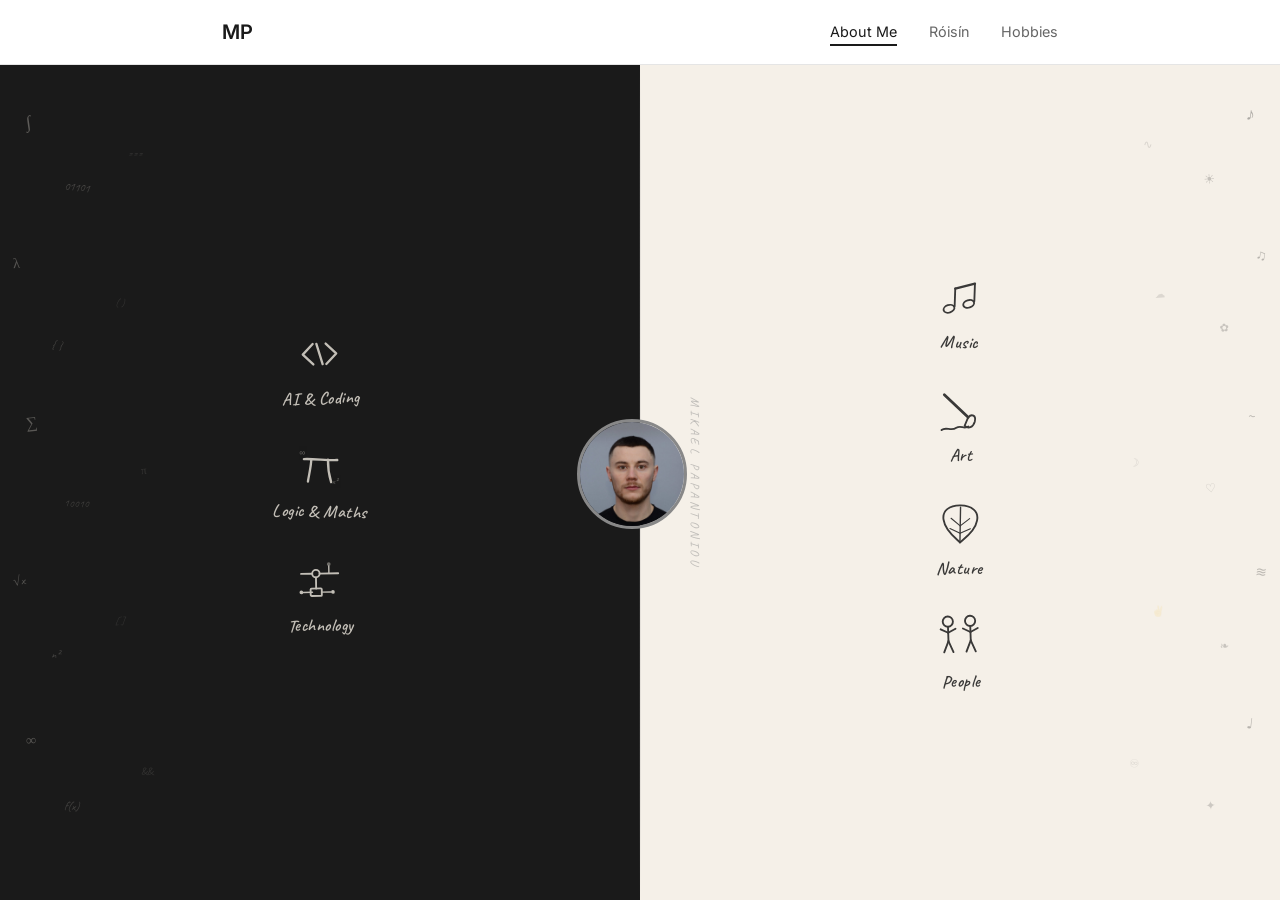
<file: index.html>
<!DOCTYPE html>
<html lang="en">
<head>
    <meta charset="UTF-8">
    <meta name="viewport" content="width=device-width, initial-scale=1.0">
    <title>Mikael Papantoniou</title>
    <link rel="stylesheet" href="css/style.css">
    <link rel="preconnect" href="https://fonts.googleapis.com">
    <link rel="preconnect" href="https://fonts.gstatic.com" crossorigin>
    <link href="https://fonts.googleapis.com/css2?family=Caveat:wght@400;600;700&family=Inter:wght@300;400;500;600&display=swap" rel="stylesheet">
</head>
<body>
    <nav id="navbar">
        <div class="nav-inner">
            <a href="#" class="nav-logo">MP</a>
            <div class="nav-links">
                <a href="#" class="nav-link active" data-tab="about">About Me</a>
                <a href="#" class="nav-link" data-tab="roisin">Róisín</a>
                <a href="#" class="nav-link" data-tab="hobbies">Hobbies</a>
            </div>
        </div>
    </nav>

    <!-- ABOUT ME TAB -->
    <section id="tab-about" class="tab-content active">
        <div class="duality-container">

            <!-- LEFT: Dark / Logic side -->
            <div class="duality-half duality-dark">
                <!-- scattered bg icons — dense at left edge, fading toward centre -->
                <div class="edge-scatter edge-left" aria-hidden="true">
                    <span class="es" style="top:6%;left:2%;font-size:1.1rem;opacity:.35;--er:-8deg">∫</span>
                    <span class="es" style="top:14%;left:5%;font-size:.75rem;opacity:.22;--er:5deg">01101</span>
                    <span class="es" style="top:23%;left:1%;font-size:.9rem;opacity:.3;--er:-4deg">λ</span>
                    <span class="es" style="top:33%;left:4%;font-size:.7rem;opacity:.2;--er:7deg">{ }</span>
                    <span class="es" style="top:42%;left:2%;font-size:1rem;opacity:.32;--er:-6deg">∑</span>
                    <span class="es" style="top:52%;left:5%;font-size:.65rem;opacity:.18;--er:3deg">10010</span>
                    <span class="es" style="top:61%;left:1%;font-size:.85rem;opacity:.28;--er:-9deg">√x</span>
                    <span class="es" style="top:70%;left:4%;font-size:.7rem;opacity:.22;--er:5deg">n²</span>
                    <span class="es" style="top:80%;left:2%;font-size:.9rem;opacity:.3;--er:-4deg">∞</span>
                    <span class="es" style="top:88%;left:5%;font-size:.75rem;opacity:.2;--er:6deg">f(x)</span>
                    <span class="es" style="top:10%;left:10%;font-size:.7rem;opacity:.14;--er:-3deg">===</span>
                    <span class="es" style="top:28%;left:9%;font-size:.65rem;opacity:.12;--er:4deg">( )</span>
                    <span class="es" style="top:48%;left:11%;font-size:.7rem;opacity:.13;--er:-5deg">π</span>
                    <span class="es" style="top:66%;left:9%;font-size:.65rem;opacity:.11;--er:3deg">[ ]</span>
                    <span class="es" style="top:84%;left:11%;font-size:.7rem;opacity:.12;--er:-4deg">&&</span>
                </div>
                <div class="duality-items">

                    <div class="duality-item" style="--r: -2deg">
                        <!-- < / > code brackets -->
                        <svg class="sketch-icon" viewBox="0 0 56 56" fill="none" xmlns="http://www.w3.org/2000/svg">
                            <path d="M21 17 L10 28 L21 39" stroke="currentColor" stroke-width="2.5" stroke-linecap="round" stroke-linejoin="round"/>
                            <line x1="31" y1="39" x2="25" y2="17" stroke="currentColor" stroke-width="2.5" stroke-linecap="round"/>
                            <path d="M35 17 L46 28 L35 39" stroke="currentColor" stroke-width="2.5" stroke-linecap="round" stroke-linejoin="round"/>
                        </svg>
                        <span>AI &amp; Coding</span>
                    </div>

                    <div class="duality-item" style="--r: 1.5deg">
                        <!-- π symbol with floating math -->
                        <svg class="sketch-icon" viewBox="0 0 56 56" fill="none" xmlns="http://www.w3.org/2000/svg">
                            <path d="M10 20 C17 19 39 21 46 20" stroke="currentColor" stroke-width="2.5" stroke-linecap="round"/>
                            <path d="M18 20 C18 28 16 36 15 44" stroke="currentColor" stroke-width="2.5" stroke-linecap="round"/>
                            <path d="M36 20 C36 30 38 38 40 44" stroke="currentColor" stroke-width="2.5" stroke-linecap="round"/>
                            <text x="5" y="16" font-size="9" fill="currentColor" opacity="0.45" font-family="Caveat,sans-serif">∞</text>
                            <text x="41" y="46" font-size="9" fill="currentColor" opacity="0.45" font-family="Caveat,sans-serif">x²</text>
                        </svg>
                        <span>Logic &amp; Maths</span>
                    </div>

                    <div class="duality-item" style="--r: -1deg">
                        <!-- circuit node -->
                        <svg class="sketch-icon" viewBox="0 0 56 56" fill="none" xmlns="http://www.w3.org/2000/svg">
                            <line x1="8" y1="20" x2="20" y2="20" stroke="currentColor" stroke-width="2" stroke-linecap="round"/>
                            <circle cx="24" cy="20" r="4" stroke="currentColor" stroke-width="2"/>
                            <line x1="28" y1="20" x2="48" y2="20" stroke="currentColor" stroke-width="2" stroke-linecap="round"/>
                            <line x1="24" y1="24" x2="24" y2="36" stroke="currentColor" stroke-width="2" stroke-linecap="round"/>
                            <rect x="18" y="36" width="12" height="8" rx="1" stroke="currentColor" stroke-width="2"/>
                            <line x1="20" y1="40" x2="10" y2="40" stroke="currentColor" stroke-width="1.5" stroke-linecap="round"/>
                            <circle cx="8" cy="40" r="2" fill="currentColor"/>
                            <line x1="30" y1="40" x2="40" y2="40" stroke="currentColor" stroke-width="1.5" stroke-linecap="round"/>
                            <circle cx="42" cy="40" r="2" fill="currentColor"/>
                            <line x1="38" y1="20" x2="38" y2="12" stroke="currentColor" stroke-width="1.5" stroke-linecap="round"/>
                            <circle cx="38" cy="10" r="2" fill="currentColor" opacity="0.5"/>
                        </svg>
                        <span>Technology</span>
                    </div>

                </div>
            </div>

            <!-- CENTER DIVIDER: photo circle sits on the split, name below -->
            <div class="duality-divider">
                <div class="divider-line"></div>
                <div class="divider-photo">
                    <img src="assets/images/mikael.jpg" alt="Mikael Papantoniou" id="profile-photo" onerror="this.style.display='none'">
                    <div class="photo-placeholder" id="photo-placeholder-mikael">MP</div>
                </div>
                <span class="divider-name">Mikael Papantoniou</span>
            </div>

            <!-- RIGHT: Light / Creative side -->
            <div class="duality-half duality-light">
                <!-- scattered bg icons — dense at right edge, fading toward centre -->
                <div class="edge-scatter edge-right" aria-hidden="true">
                    <span class="es" style="top:5%;right:2%;font-size:1.1rem;opacity:.32;--er:7deg">♪</span>
                    <span class="es" style="top:13%;right:5%;font-size:.8rem;opacity:.22;--er:-5deg">☀</span>
                    <span class="es" style="top:22%;right:1%;font-size:.9rem;opacity:.28;--er:9deg">♫</span>
                    <span class="es" style="top:31%;right:4%;font-size:.7rem;opacity:.2;--er:-6deg">✿</span>
                    <span class="es" style="top:41%;right:2%;font-size:1rem;opacity:.3;--er:4deg">~</span>
                    <span class="es" style="top:50%;right:5%;font-size:.75rem;opacity:.18;--er:-8deg">♡</span>
                    <span class="es" style="top:60%;right:1%;font-size:.85rem;opacity:.26;--er:6deg">≋</span>
                    <span class="es" style="top:69%;right:4%;font-size:.7rem;opacity:.2;--er:-4deg">❧</span>
                    <span class="es" style="top:78%;right:2%;font-size:.9rem;opacity:.28;--er:7deg">♩</span>
                    <span class="es" style="top:88%;right:5%;font-size:.75rem;opacity:.18;--er:-5deg">✦</span>
                    <span class="es" style="top:9%;right:10%;font-size:.7rem;opacity:.13;--er:3deg">∿</span>
                    <span class="es" style="top:27%;right:9%;font-size:.65rem;opacity:.11;--er:-4deg">☁</span>
                    <span class="es" style="top:47%;right:11%;font-size:.7rem;opacity:.12;--er:5deg">☽</span>
                    <span class="es" style="top:65%;right:9%;font-size:.65rem;opacity:.1;--er:-3deg">✌</span>
                    <span class="es" style="top:83%;right:11%;font-size:.7rem;opacity:.12;--er:4deg">♾</span>
                </div>
                <div class="duality-items">

                    <div class="duality-item" style="--r: 2deg">
                        <!-- beamed music notes -->
                        <svg class="sketch-icon" viewBox="0 0 56 56" fill="none" xmlns="http://www.w3.org/2000/svg">
                            <ellipse cx="16" cy="40" rx="6" ry="4" transform="rotate(-20 16 40)" stroke="currentColor" stroke-width="2"/>
                            <line x1="22" y1="37" x2="22" y2="18" stroke="currentColor" stroke-width="2" stroke-linecap="round"/>
                            <ellipse cx="37" cy="34" rx="6" ry="4" transform="rotate(-20 37 34)" stroke="currentColor" stroke-width="2"/>
                            <line x1="43" y1="31" x2="43" y2="12" stroke="currentColor" stroke-width="2" stroke-linecap="round"/>
                            <line x1="22" y1="18" x2="43" y2="12" stroke="currentColor" stroke-width="2.5" stroke-linecap="round"/>
                        </svg>
                        <span>Music</span>
                    </div>

                    <div class="duality-item" style="--r: -1.5deg">
                        <!-- paintbrush with a loose stroke below it -->
                        <svg class="sketch-icon" viewBox="0 0 56 56" fill="none" xmlns="http://www.w3.org/2000/svg">
                            <line x1="12" y1="10" x2="37" y2="35" stroke="currentColor" stroke-width="3" stroke-linecap="round"/>
                            <path d="M37 35 C41 31 46 33 44 40 C42 46 37 48 33 44 Z" stroke="currentColor" stroke-width="2" stroke-linecap="round" stroke-linejoin="round"/>
                            <path d="M8 48 C13 44 18 50 24 46 C29 43 32 48 37 45" stroke="currentColor" stroke-width="2" stroke-linecap="round"/>
                        </svg>
                        <span>Art</span>
                    </div>

                    <div class="duality-item" style="--r: 1deg">
                        <!-- leaf with veins -->
                        <svg class="sketch-icon" viewBox="0 0 56 56" fill="none" xmlns="http://www.w3.org/2000/svg">
                            <path d="M28 48 C27 46 12 37 10 24 C8 14 16 8 28 8 C40 8 48 14 46 24 C44 37 29 46 28 48 Z" stroke="currentColor" stroke-width="2" stroke-linecap="round" stroke-linejoin="round"/>
                            <line x1="28" y1="48" x2="28" y2="10" stroke="currentColor" stroke-width="1.5" stroke-linecap="round"/>
                            <line x1="28" y1="30" x2="18" y2="22" stroke="currentColor" stroke-width="1.2" stroke-linecap="round"/>
                            <line x1="28" y1="30" x2="38" y2="22" stroke="currentColor" stroke-width="1.2" stroke-linecap="round"/>
                            <line x1="28" y1="38" x2="17" y2="33" stroke="currentColor" stroke-width="1.2" stroke-linecap="round"/>
                            <line x1="28" y1="38" x2="39" y2="33" stroke="currentColor" stroke-width="1.2" stroke-linecap="round"/>
                        </svg>
                        <span>Nature</span>
                    </div>

                    <div class="duality-item" style="--r: -2deg">
                        <!-- two stick figures -->
                        <svg class="sketch-icon" viewBox="0 0 56 56" fill="none" xmlns="http://www.w3.org/2000/svg">
                            <circle cx="16" cy="11" r="5.5" stroke="currentColor" stroke-width="2"/>
                            <line x1="16" y1="17" x2="16" y2="32" stroke="currentColor" stroke-width="2" stroke-linecap="round"/>
                            <line x1="16" y1="23" x2="8" y2="19" stroke="currentColor" stroke-width="2" stroke-linecap="round"/>
                            <line x1="16" y1="23" x2="24" y2="19" stroke="currentColor" stroke-width="2" stroke-linecap="round"/>
                            <line x1="16" y1="32" x2="11" y2="44" stroke="currentColor" stroke-width="2" stroke-linecap="round"/>
                            <line x1="16" y1="32" x2="21" y2="44" stroke="currentColor" stroke-width="2" stroke-linecap="round"/>
                            <circle cx="40" cy="11" r="5.5" stroke="currentColor" stroke-width="2"/>
                            <line x1="40" y1="17" x2="40" y2="32" stroke="currentColor" stroke-width="2" stroke-linecap="round"/>
                            <line x1="40" y1="23" x2="32" y2="19" stroke="currentColor" stroke-width="2" stroke-linecap="round"/>
                            <line x1="40" y1="23" x2="48" y2="19" stroke="currentColor" stroke-width="2" stroke-linecap="round"/>
                            <line x1="40" y1="32" x2="35" y2="44" stroke="currentColor" stroke-width="2" stroke-linecap="round"/>
                            <line x1="40" y1="32" x2="45" y2="44" stroke="currentColor" stroke-width="2" stroke-linecap="round"/>
                        </svg>
                        <span>People</span>
                    </div>

                </div>
            </div>

        </div>
    </section>

    <!-- RÓISÍN TAB -->
    <section id="tab-roisin" class="tab-content">
        <div class="roisin-container">
            <!-- Phase 1: Clean intro with couple photo -->
            <div class="roisin-intro" id="roisin-intro">
                <div class="couple-photo">
                    <img src="assets/images/couple.jpg" alt="Mikael and Róisín" id="couple-photo">
                    <div class="photo-placeholder" id="photo-placeholder-couple">Photo coming soon</div>
                </div>
                <h2>Róisín & Me</h2>
                <p class="roisin-subtitle">Click below to see something special.</p>
                <button id="start-animation" class="start-btn">Play</button>
            </div>

            <!-- Phase 2: Animation canvas -->
            <div class="animation-wrapper" id="animation-wrapper">
                <canvas id="moon-canvas"></canvas>
                <div class="reveal-text" id="reveal-text">
                    I love you to the moon and back
                </div>
            </div>
        </div>
    </section>

    <!-- HOBBIES TAB -->
    <section id="tab-hobbies" class="tab-content">
        <div class="hobbies-container">

            <!-- Seb greeting -->
            <div class="seb-greeting">
                <h2 class="hello-seb">hello seb</h2>
                <p class="slapping-cheeks">slapping cheeks</p>
            </div>

            <!-- Monkey cheek-slap illustration -->
            <div class="monkey-wrap">
                <svg class="monkey-svg" viewBox="0 0 220 200" fill="none" xmlns="http://www.w3.org/2000/svg">
                    <!-- colourful background ring -->
                    <circle cx="110" cy="105" r="88" fill="none" stroke="url(#rainbow)" stroke-width="6" opacity="0.5"/>
                    <defs>
                        <linearGradient id="rainbow" x1="0" y1="0" x2="1" y2="1">
                            <stop offset="0%" stop-color="#FF6B6B"/>
                            <stop offset="25%" stop-color="#FFD93D"/>
                            <stop offset="50%" stop-color="#6BCB77"/>
                            <stop offset="75%" stop-color="#4D96FF"/>
                            <stop offset="100%" stop-color="#C77DFF"/>
                        </linearGradient>
                    </defs>

                    <!-- sparkles -->
                    <text x="14" y="38" font-size="16" font-family="sans-serif">✨</text>
                    <text x="178" y="30" font-size="14" font-family="sans-serif">⭐</text>
                    <text x="6"  y="150" font-size="13" font-family="sans-serif">🌈</text>
                    <text x="185" y="158" font-size="14" font-family="sans-serif">💫</text>

                    <!-- ears -->
                    <circle cx="48"  cy="110" r="26" fill="#C0703A"/>
                    <circle cx="172" cy="110" r="26" fill="#C0703A"/>
                    <circle cx="48"  cy="110" r="17" fill="#F5A871"/>
                    <circle cx="172" cy="110" r="17" fill="#F5A871"/>

                    <!-- face -->
                    <circle cx="110" cy="105" r="66" fill="#D4884A"/>
                    <!-- muzzle -->
                    <ellipse cx="110" cy="126" rx="36" ry="28" fill="#F5C495"/>

                    <!-- eyebrows (raised — shocked) -->
                    <path d="M72 74 Q82 66 92 72" stroke="#5C3110" stroke-width="3" stroke-linecap="round"/>
                    <path d="M128 72 Q138 66 148 74" stroke="#5C3110" stroke-width="3" stroke-linecap="round"/>

                    <!-- eyes -->
                    <circle cx="82"  cy="91" r="14" fill="white"/>
                    <circle cx="138" cy="91" r="14" fill="white"/>
                    <circle cx="86"  cy="93" r="8"  fill="#1A1A1A"/>
                    <circle cx="142" cy="93" r="8"  fill="#1A1A1A"/>
                    <circle cx="88"  cy="90" r="3"  fill="white"/>
                    <circle cx="144" cy="90" r="3"  fill="white"/>

                    <!-- nose -->
                    <ellipse cx="110" cy="114" rx="7" ry="5" fill="#5C3110" opacity="0.8"/>

                    <!-- mouth — big O -->
                    <ellipse cx="110" cy="130" rx="16" ry="13" fill="#8B2020"/>
                    <ellipse cx="110" cy="130" rx="11" ry="9"  fill="#C24747"/>
                    <rect x="103" y="123" width="7" height="5" rx="1" fill="white"/>
                    <rect x="110" y="123" width="7" height="5" rx="1" fill="white"/>

                    <!-- pink blush cheeks -->
                    <ellipse cx="70"  cy="108" rx="15" ry="10" fill="#FFB3B3" opacity="0.55"/>
                    <ellipse cx="150" cy="108" rx="15" ry="10" fill="#FFB3B3" opacity="0.55"/>

                    <!-- LEFT hand pressed on cheek (animated pat) -->
                    <g class="monkey-left-hand">
                        <ellipse cx="42" cy="106" rx="22" ry="17" fill="#D4884A" transform="rotate(15 42 106)"/>
                        <ellipse cx="25" cy="93"  rx="7" ry="12" fill="#D4884A" transform="rotate(-10 25 93)"/>
                        <ellipse cx="35" cy="86"  rx="7" ry="13" fill="#D4884A" transform="rotate(-4 35 86)"/>
                        <ellipse cx="47" cy="84"  rx="7" ry="13" fill="#D4884A" transform="rotate(4 47 84)"/>
                        <ellipse cx="58" cy="87"  rx="6" ry="12" fill="#D4884A" transform="rotate(10 58 87)"/>
                    </g>

                    <!-- RIGHT hand pressed on cheek (animated pat) -->
                    <g class="monkey-right-hand">
                        <ellipse cx="178" cy="106" rx="22" ry="17" fill="#D4884A" transform="rotate(-15 178 106)"/>
                        <ellipse cx="195" cy="93"  rx="7" ry="12" fill="#D4884A" transform="rotate(10 195 93)"/>
                        <ellipse cx="185" cy="86"  rx="7" ry="13" fill="#D4884A" transform="rotate(4 185 86)"/>
                        <ellipse cx="173" cy="84"  rx="7" ry="13" fill="#D4884A" transform="rotate(-4 173 84)"/>
                        <ellipse cx="162" cy="87"  rx="6" ry="12" fill="#D4884A" transform="rotate(-10 162 87)"/>
                    </g>
                </svg>
            </div>

            <!-- Badminton rally -->
            <div class="badminton-scene">
                <svg class="badminton-svg" viewBox="0 0 700 300" fill="none" xmlns="http://www.w3.org/2000/svg">

                    <!-- ground -->
                    <line x1="40" y1="258" x2="660" y2="258" stroke="#888" stroke-width="1.5" stroke-dasharray="6 5" opacity="0.4"/>

                    <!-- net pole + top bar -->
                    <line x1="350" y1="178" x2="350" y2="258" stroke="#888" stroke-width="2.5"/>
                    <line x1="332" y1="178" x2="368" y2="178" stroke="#888" stroke-width="2.5"/>
                    <!-- net mesh -->
                    <line x1="332" y1="198" x2="368" y2="198" stroke="#888" stroke-width="1" opacity="0.5"/>
                    <line x1="332" y1="218" x2="368" y2="218" stroke="#888" stroke-width="1" opacity="0.5"/>
                    <line x1="332" y1="238" x2="368" y2="238" stroke="#888" stroke-width="1" opacity="0.5"/>
                    <line x1="340" y1="178" x2="340" y2="258" stroke="#888" stroke-width="1" opacity="0.4"/>
                    <line x1="350" y1="178" x2="350" y2="258" stroke="#888" stroke-width="1" opacity="0.4"/>
                    <line x1="360" y1="178" x2="360" y2="258" stroke="#888" stroke-width="1" opacity="0.4"/>

                    <!-- SEB (left) — body static, racket arm animated -->
                    <!-- head -->
                    <circle cx="118" cy="172" r="18" stroke="#1a1a1a" stroke-width="2" fill="#f5f0e8"/>
                    <!-- body -->
                    <line x1="118" y1="190" x2="118" y2="232" stroke="#1a1a1a" stroke-width="2.5" stroke-linecap="round"/>
                    <!-- left arm -->
                    <line x1="118" y1="204" x2="98"  y2="220" stroke="#1a1a1a" stroke-width="2" stroke-linecap="round"/>
                    <!-- legs -->
                    <line x1="118" y1="232" x2="100" y2="258" stroke="#1a1a1a" stroke-width="2" stroke-linecap="round"/>
                    <line x1="118" y1="232" x2="134" y2="258" stroke="#1a1a1a" stroke-width="2" stroke-linecap="round"/>
                    <!-- racket arm (shoulder at 118,204) — rotates to swing -->
                    <g class="seb-arm" style="transform-origin:118px 204px">
                        <line x1="118" y1="204" x2="152" y2="192" stroke="#1a1a1a" stroke-width="2" stroke-linecap="round"/>
                        <!-- racket frame -->
                        <ellipse cx="166" cy="186" rx="15" ry="10" stroke="#1a1a1a" stroke-width="2" transform="rotate(-25 166 186)"/>
                        <!-- strings -->
                        <line x1="156" y1="182" x2="176" y2="190" stroke="#1a1a1a" stroke-width="1" opacity="0.5"/>
                        <line x1="157" y1="188" x2="175" y2="184" stroke="#1a1a1a" stroke-width="1" opacity="0.5"/>
                    </g>
                    <!-- Seb label -->
                    <text x="72" y="165" font-family="Caveat,cursive" font-size="18" fill="#1a1a1a" opacity="0.7">Seb</text>
                    <line x1="95" y1="163" x2="108" y2="168" stroke="#1a1a1a" stroke-width="1.2" stroke-linecap="round" opacity="0.5"/>

                    <!-- MIK (right) — mirrored, racket arm animated -->
                    <circle cx="582" cy="172" r="18" stroke="#1a1a1a" stroke-width="2" fill="#f5f0e8"/>
                    <line x1="582" y1="190" x2="582" y2="232" stroke="#1a1a1a" stroke-width="2.5" stroke-linecap="round"/>
                    <line x1="582" y1="204" x2="602" y2="220" stroke="#1a1a1a" stroke-width="2" stroke-linecap="round"/>
                    <line x1="582" y1="232" x2="566" y2="258" stroke="#1a1a1a" stroke-width="2" stroke-linecap="round"/>
                    <line x1="582" y1="232" x2="600" y2="258" stroke="#1a1a1a" stroke-width="2" stroke-linecap="round"/>
                    <!-- racket arm (shoulder at 582,204) — rotates to swing -->
                    <g class="mik-arm" style="transform-origin:582px 204px">
                        <line x1="582" y1="204" x2="548" y2="192" stroke="#1a1a1a" stroke-width="2" stroke-linecap="round"/>
                        <ellipse cx="534" cy="186" rx="15" ry="10" stroke="#1a1a1a" stroke-width="2" transform="rotate(25 534 186)"/>
                        <line x1="524" y1="182" x2="544" y2="190" stroke="#1a1a1a" stroke-width="1" opacity="0.5"/>
                        <line x1="525" y1="188" x2="543" y2="184" stroke="#1a1a1a" stroke-width="1" opacity="0.5"/>
                    </g>
                    <!-- Mik label -->
                    <text x="596" y="165" font-family="Caveat,cursive" font-size="18" fill="#1a1a1a" opacity="0.7">Mik</text>
                    <line x1="594" y1="163" x2="583" y2="168" stroke="#1a1a1a" stroke-width="1.2" stroke-linecap="round" opacity="0.5"/>

                    <!-- Shuttlecock — nested groups for independent X/Y animation -->
                    <g class="shuttle-x">
                        <g class="shuttle-y">
                            <!-- cork -->
                            <ellipse cx="0" cy="0" rx="5" ry="4" fill="#1a1a1a" opacity="0.8"/>
                            <!-- feathers -->
                            <path d="M0 0 L-5 -12 L0 -16 L5 -12 Z" fill="#e0dbd2" stroke="#1a1a1a" stroke-width="0.8"/>
                            <path d="M0 0 L-9 -10 L-12 -14 L-4 -10 Z" fill="#e0dbd2" stroke="#1a1a1a" stroke-width="0.8" opacity="0.7"/>
                            <path d="M0 0 L9 -10 L12 -14 L4 -10 Z" fill="#e0dbd2" stroke="#1a1a1a" stroke-width="0.8" opacity="0.7"/>
                        </g>
                    </g>

                </svg>
            </div>

        </div>
    </section>

    <!-- HIDDEN DIALER (5-tap MP logo to reveal) -->
    <div id="dialer-overlay" class="dialer-overlay" aria-hidden="true">
        <div class="dialer-frame">
            <button class="dialer-close" id="dialer-close" aria-label="Close">×</button>
            <div class="dialer-display" id="dialer-display"></div>
            <div class="dialer-keys">
                <button class="dkey" data-d="1"><span class="dd">1</span><span class="dl"></span></button>
                <button class="dkey" data-d="2"><span class="dd">2</span><span class="dl">ABC</span></button>
                <button class="dkey" data-d="3"><span class="dd">3</span><span class="dl">DEF</span></button>
                <button class="dkey" data-d="4"><span class="dd">4</span><span class="dl">GHI</span></button>
                <button class="dkey" data-d="5"><span class="dd">5</span><span class="dl">JKL</span></button>
                <button class="dkey" data-d="6"><span class="dd">6</span><span class="dl">MNO</span></button>
                <button class="dkey" data-d="7"><span class="dd">7</span><span class="dl">PQRS</span></button>
                <button class="dkey" data-d="8"><span class="dd">8</span><span class="dl">TUV</span></button>
                <button class="dkey" data-d="9"><span class="dd">9</span><span class="dl">WXYZ</span></button>
                <button class="dkey" data-d="*"><span class="dd">*</span></button>
                <button class="dkey" data-d="0"><span class="dd">0</span><span class="dl">+</span></button>
                <button class="dkey" data-d="#"><span class="dd">#</span></button>
            </div>
            <div class="dialer-actions">
                <div></div>
                <button class="dialer-call" id="dialer-call" aria-label="Call">
                    <svg viewBox="0 0 24 24" width="28" height="28" fill="white"><path d="M6.6 10.8c1.4 2.8 3.8 5.1 6.6 6.6l2.2-2.2c.3-.3.7-.4 1-.2 1.2.4 2.4.6 3.7.6.6 0 1 .4 1 1V20c0 .6-.4 1-1 1C10.5 21 3 13.5 3 4c0-.6.4-1 1-1h3.5c.6 0 1 .4 1 1 0 1.3.2 2.5.6 3.7.1.3 0 .7-.2 1l-2.3 2.1z"/></svg>
                </button>
                <button class="dialer-del" id="dialer-del" aria-label="Delete">⌫</button>
            </div>
            <div class="dialer-feedback" id="dialer-feedback"></div>
        </div>
    </div>

    <script src="js/main.js"></script>
    <script src="js/animation.js"></script>
    <script src="js/dialer.js"></script>
</body>
</html>
</file>
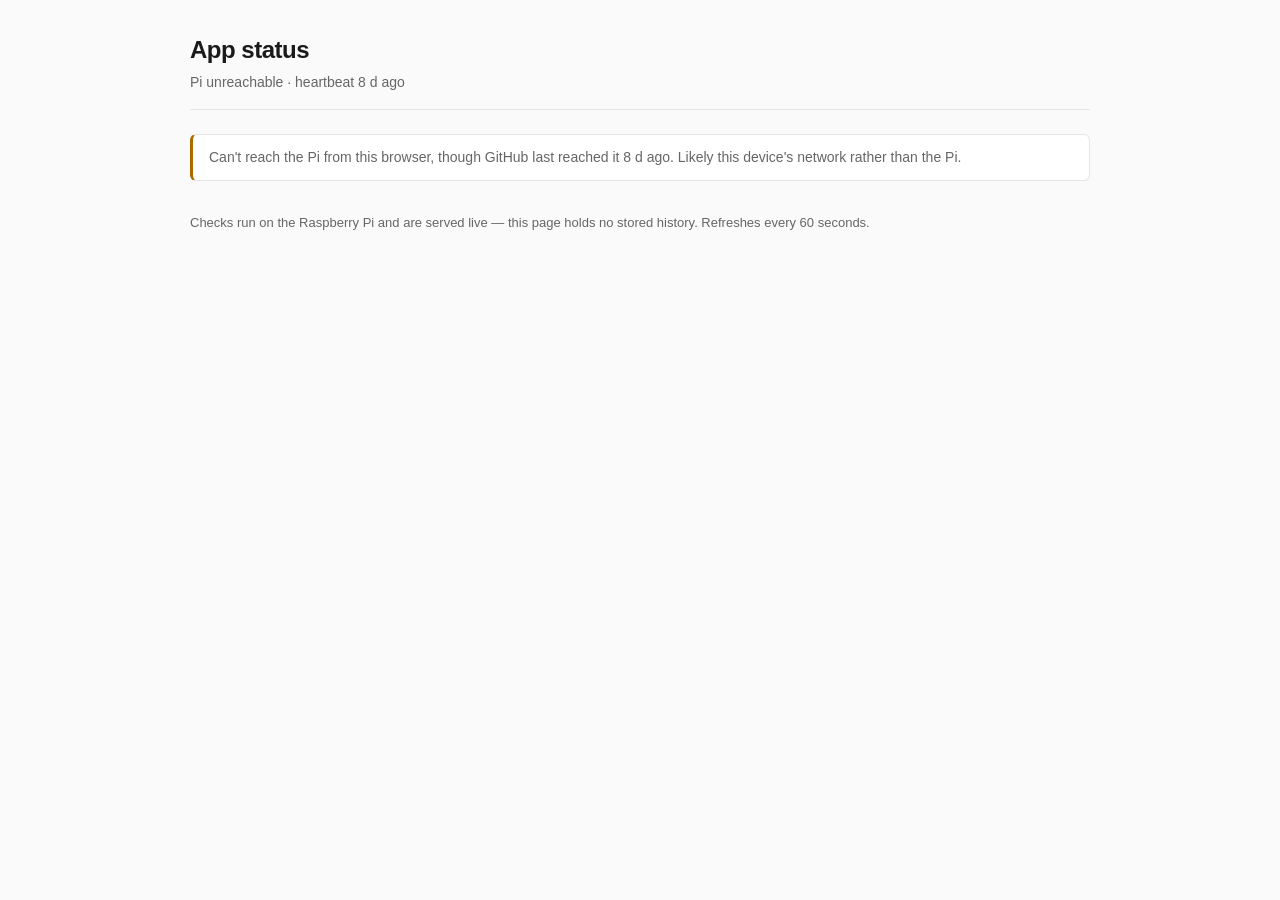
<file: checkapps/index.html>
<!DOCTYPE html>
<html lang="en">
<head>
<meta charset="utf-8">
<meta name="viewport" content="width=device-width, initial-scale=1">
<!-- Unlisted on purpose: reachable by link, absent from search results. A
     robots.txt Disallow would be worse than useless here — it stops crawlers
     reading this very tag, which can leave the bare URL indexed anyway. -->
<meta name="robots" content="noindex, nofollow">
<title>App status</title>
<style>
  :root{
    --bg:#fafafa; --text:#1a1a1a; --text-light:#666; --border:#e5e5e5;
    --card:#fff; --ok:#1a7f4b; --warn:#a86b00; --bad:#c0392b;
    --font:'Inter',-apple-system,BlinkMacSystemFont,sans-serif;
  }
  *,*::before,*::after{margin:0;padding:0;box-sizing:border-box}
  body{font-family:var(--font);background:var(--bg);color:var(--text);
       line-height:1.5;padding:2rem 1rem 4rem}
  .wrap{max-width:900px;margin:0 auto}
  header{border-bottom:1px solid var(--border);padding-bottom:1rem;margin-bottom:1.5rem}
  h1{font-size:1.5rem;font-weight:600;letter-spacing:-.5px}
  .sub{color:var(--text-light);font-size:.875rem;margin-top:.25rem}
  .banner{border:1px solid var(--border);border-left:3px solid var(--warn);
          background:#fff;padding:.75rem 1rem;border-radius:6px;
          font-size:.875rem;margin-bottom:1.25rem;color:var(--text-light)}
  .banner.bad{border-left-color:var(--bad)}
  .summary{font-size:.875rem;color:var(--text-light);margin-bottom:1.25rem}
  .card{background:var(--card);border:1px solid var(--border);border-radius:8px;
        padding:1rem 1.25rem;margin-bottom:.75rem}
  .card.stale{opacity:.55}
  .top{display:flex;align-items:baseline;gap:.6rem;flex-wrap:wrap}
  .name{font-weight:600}
  .label{font-size:.8rem;color:var(--text-light)}
  .pill{margin-left:auto;font-size:.75rem;font-weight:600;letter-spacing:.04em;
        text-transform:uppercase;padding:.15rem .5rem;border-radius:999px;
        border:1px solid currentColor}
  .ok{color:var(--ok)} .warn{color:var(--warn)} .bad{color:var(--bad)}
  ul{list-style:none;margin-top:.6rem}
  li{display:flex;gap:.6rem;align-items:baseline;font-size:.875rem;
     padding:.2rem 0;flex-wrap:wrap}
  .dot{width:.5rem;height:.5rem;border-radius:50%;background:currentColor;
       flex:0 0 auto;transform:translateY(-1px)}
  .cl{min-width:9rem}
  .cd{color:var(--text-light)}
  footer{margin-top:2rem;font-size:.8125rem;color:var(--text-light)}
  a{color:inherit}
  @media (max-width:520px){ .cl{min-width:0;font-weight:500} }
</style>
</head>
<body>
<div class="wrap">
  <header>
    <h1>App status</h1>
    <div class="sub" id="sub">Loading…</div>
  </header>
  <div id="banner"></div>
  <div class="summary" id="summary"></div>
  <div id="list"></div>
  <footer>
    Checks run on the Raspberry Pi and are served live — this page holds no
    stored history. Refreshes every 60 seconds.
  </footer>
</div>

<script>
// The Pi is the source of truth. heartbeat.json is written by a GitHub Action
// and consulted ONLY when the Pi can't be reached — which is exactly the case
// the Pi could never report on itself.
const STATUS_URL = "https://mikael-pi.tail43e9f8.ts.net/checkapps/status.json";
const HEARTBEAT_URL = "heartbeat.json";
const STALE_MINUTES = 20;

const $ = id => document.getElementById(id);

function ageMin(iso){
  if(!iso) return null;
  return (Date.now() - new Date(iso).getTime()) / 60000;
}
function ago(iso){
  const m = ageMin(iso);
  if(m === null || isNaN(m)) return "never";
  if(m < 1) return "just now";
  if(m < 60) return `${Math.round(m)} min ago`;
  const h = m/60;
  if(h < 24) return `${Math.round(h)} h ago`;
  return `${Math.round(h/24)} d ago`;
}
// Amber, not red, when a check is failing but failing is its normal resting
// state — the localhost dev servers are off unless Mikael is working on them.
function level(c){ return c.ok ? "ok" : (c.expected_down ? "warn" : "bad"); }
function rollup(checks){
  if(checks.some(c => level(c) === "bad")) return "bad";
  if(checks.some(c => level(c) === "warn")) return "warn";
  return "ok";
}
const WORD = {ok:"up", warn:"idle", bad:"down"};

function render(doc){
  const projects = doc.projects || [];
  const counts = {ok:0, warn:0, bad:0};
  $("list").innerHTML = "";

  for(const p of projects){
    const checks = p.checks || [];
    const state = rollup(checks);
    counts[state]++;

    const newest = checks.map(c => ageMin(c.checked_at))
                         .filter(v => v !== null && !isNaN(v));
    const stale = newest.length ? Math.min(...newest) > STALE_MINUTES : true;

    const card = document.createElement("div");
    card.className = "card" + (stale ? " stale" : "");
    const items = checks.map(c => `
      <li class="${level(c)}">
        <span class="dot"></span>
        <span class="cl">${esc(c.label)}</span>
        <span class="cd">${esc(c.detail)}</span>
      </li>`).join("");
    card.innerHTML = `
      <div class="top">
        <span class="name">${esc(p.name)}</span>
        <span class="label">${esc(p.label || "")}</span>
        <span class="pill ${state}">${WORD[state]}</span>
      </div>
      <ul>${items}</ul>`;
    $("list").appendChild(card);
  }

  $("summary").textContent =
    `${counts.ok} up · ${counts.warn} idle · ${counts.bad} down`;
  $("sub").textContent =
    `Pi checks ${ago(doc.remote_checked_at)} · laptop checks ${ago(doc.local_pushed_at)}`;
}

function esc(s){
  return String(s ?? "").replace(/[&<>"]/g, m =>
    ({"&":"&amp;","<":"&lt;",">":"&gt;","\"":"&quot;"}[m]));
}
function banner(msg, bad){
  $("banner").innerHTML = msg
    ? `<div class="banner${bad ? " bad" : ""}">${esc(msg)}</div>` : "";
}

async function load(){
  try{
    const ctl = new AbortController();
    const t = setTimeout(() => ctl.abort(), 12000);
    const r = await fetch(STATUS_URL, {signal: ctl.signal, cache: "no-store"});
    clearTimeout(t);
    if(!r.ok) throw new Error("HTTP " + r.status);
    const doc = await r.json();
    render(doc);
    const m = ageMin(doc.remote_checked_at);
    banner(m !== null && m > STALE_MINUTES
      ? `The Pi is answering but its last check ran ${ago(doc.remote_checked_at)} — the refresh loop may have stalled.`
      : "");
  }catch(err){
    await fallback();
  }
}

async function fallback(){
  $("list").innerHTML = "";
  $("summary").textContent = "";
  try{
    const r = await fetch(HEARTBEAT_URL, {cache: "no-store"});
    if(!r.ok) throw new Error("no heartbeat");
    const h = await r.json();
    $("sub").textContent = `Pi unreachable · heartbeat ${ago(h.checked_at)}`;
    banner(h.ok
      ? `Can't reach the Pi from this browser, though GitHub last reached it ${ago(h.checked_at)}. Likely this device's network rather than the Pi.`
      : `The Pi is down. GitHub last failed to reach it ${ago(h.checked_at)}: ${h.detail || "no detail"}.`,
      !h.ok);
  }catch(e){
    $("sub").textContent = "Pi unreachable";
    banner("Can't reach the Pi, and no heartbeat file is published yet.", true);
  }
}

load();
setInterval(load, 60000);
</script>
</body>
</html>
</file>
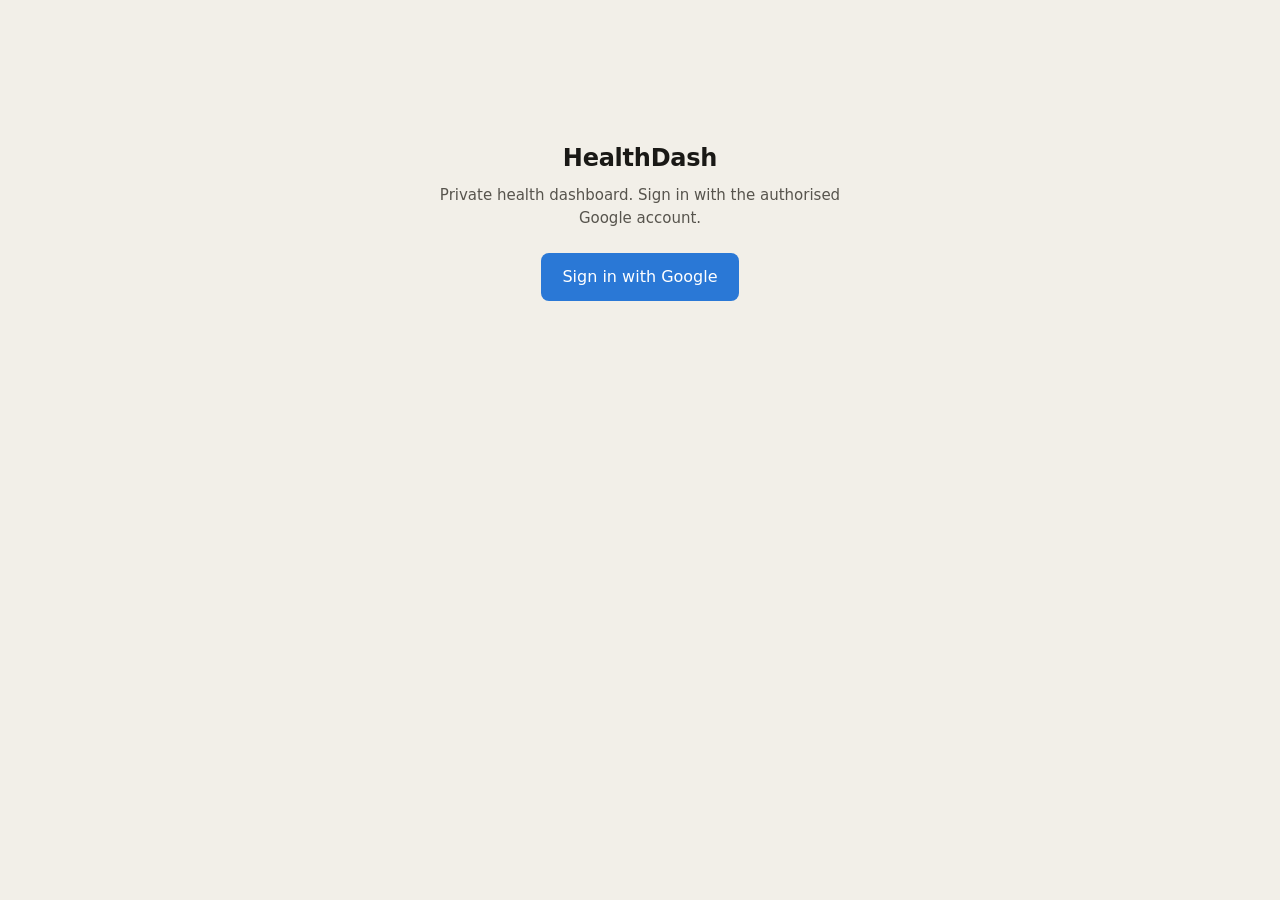
<file: healthdash/index.html>
<!doctype html>
<html lang="en">
<head>
<meta charset="utf-8">
<meta name="viewport" content="width=device-width, initial-scale=1">
<meta name="robots" content="noindex, nofollow">
<title>HealthDash</title>
<style>
  /* Tokens. Light values are the default; dark is *selected*, not an auto-flip.
     Both the OS preference and an explicit data-theme stamp must win. */
  /* Light mode is deliberately warm and low-glare rather than paper-white:
     a near-#fff page is fatiguing on a dashboard you glance at often. Surfaces
     sit slightly ABOVE the page tone so cards still read as raised. */
  :root {
    color-scheme: light;
    --surface-1:      #faf8f4;
    --page:           #f2efe8;
    --text-primary:   #1a1916;
    --text-secondary: #57544d;
    --text-muted:     #8b877e;
    --hairline:       #e2ddd2;
    --border-ring:    rgba(26,25,22,0.12);
    /* Chart hue: categorical slot 1. Validated against both surfaces —
       lightness band, chroma floor and >=3:1 contrast all pass. */
    --accent:         #2a78d6;
    --series:         #2a78d6;
    --series-wash:    rgba(42,120,214,0.10);   /* area fill: a wash, never a block */
    --de-emphasis:    #c3c2b7;                 /* sparkline history behind the accent */
    --good:           #0ca30c;
    --critical:       #d03b3b;
  }
  @media (prefers-color-scheme: dark) {
    :root:where(:not([data-theme="light"])) {
      color-scheme: dark;
      --surface-1:      #1a1a19;
      --page:           #0d0d0d;
      --text-primary:   #ffffff;
      --text-secondary: #c3c2b7;
      --text-muted:     #898781;
      --hairline:       #2c2c2a;
      --border-ring:    rgba(255,255,255,0.10);
      /* Dark steps are selected for the dark band, not an automatic flip. */
      --accent:         #3987e5;
      --series:         #3987e5;
      --series-wash:    rgba(57,135,229,0.12);
      --de-emphasis:    #383835;
    }
  }
  :root[data-theme="dark"] {
    color-scheme: dark;
    --surface-1:      #1a1a19;
    --page:           #0d0d0d;
    --text-primary:   #ffffff;
    --text-secondary: #c3c2b7;
    --text-muted:     #898781;
    --hairline:       #2c2c2a;
    --border-ring:    rgba(255,255,255,0.10);
    --accent:         #3987e5;
    --series:         #3987e5;
    --series-wash:    rgba(57,135,229,0.12);
    --de-emphasis:    #383835;
  }

  * { box-sizing: border-box; }
  body {
    margin: 0;
    background: var(--page);
    color: var(--text-primary);
    font-family: system-ui, -apple-system, "Segoe UI", sans-serif;
    line-height: 1.5;
    -webkit-font-smoothing: antialiased;
  }
  .wrap { max-width: 960px; margin: 0 auto; padding: 32px 20px 64px; }

  header { display: flex; align-items: baseline; justify-content: space-between; gap: 16px; flex-wrap: wrap; margin-bottom: 4px; }
  h1 { font-size: 1.5rem; font-weight: 600; margin: 0; letter-spacing: -0.01em; }
  .sub { color: var(--text-muted); font-size: 0.875rem; margin: 0 0 28px; }

  button {
    font: inherit; cursor: pointer; border-radius: 8px;
    border: 1px solid var(--border-ring); background: var(--surface-1);
    color: var(--text-primary); padding: 8px 14px;
  }
  button:hover { border-color: var(--text-muted); }
  .primary { background: var(--accent); border-color: transparent; color: #fff; font-weight: 500; padding: 11px 20px; }
  .primary:hover { filter: brightness(1.08); border-color: transparent; }

  .head-actions { display: flex; align-items: center; gap: 10px; flex-wrap: wrap; }
  .theme-switch { display: inline-flex; gap: 2px; padding: 2px;
                  background: var(--surface-1); border: 1px solid var(--border-ring);
                  border-radius: 8px; }
  .theme-switch button {
    border: none; background: none; padding: 5px 10px; border-radius: 6px;
    font-size: 0.8125rem; color: var(--text-secondary);
  }
  .theme-switch button[aria-pressed="true"] {
    background: var(--page); color: var(--text-primary); font-weight: 600;
  }

  /* Login */
  .gate { max-width: 420px; margin: 12vh auto; text-align: center; }
  .gate p { color: var(--text-secondary); font-size: 0.9375rem; margin: 8px 0 24px; }
  .err {
    margin-top: 20px; padding: 10px 14px; border-radius: 8px; font-size: 0.875rem;
    background: color-mix(in srgb, var(--critical) 10%, transparent);
    color: var(--critical); border: 1px solid color-mix(in srgb, var(--critical) 30%, transparent);
  }

  /* Tiles */
  .cat { margin-top: 32px; }
  .cat h2 {
    font-size: 0.75rem; font-weight: 600; text-transform: uppercase;
    letter-spacing: 0.06em; color: var(--text-muted);
    margin: 0 0 10px; padding-bottom: 8px; border-bottom: 1px solid var(--hairline);
  }
  .tiles { display: grid; grid-template-columns: repeat(auto-fill, minmax(168px, 1fr)); gap: 12px; }
  .tile {
    background: var(--surface-1); border: 1px solid var(--border-ring);
    border-radius: 10px; padding: 14px 16px;
  }
  .tile .label { font-size: 0.8125rem; color: var(--text-secondary); }
  .tile .value { font-size: 1.75rem; font-weight: 600; letter-spacing: -0.02em; margin: 2px 0 0; }
  .tile .unit { font-size: 0.9375rem; font-weight: 500; color: var(--text-secondary); margin-left: 3px; }
  .tile .meta { font-size: 0.75rem; color: var(--text-muted); margin-top: 4px; }
  .tile.empty .value { color: var(--text-muted); font-weight: 400; font-size: 1.25rem; }

  /* Source connections */
  .sources { margin-top: 20px; display: grid; gap: 10px; }
  .src {
    background: var(--surface-1); border: 1px solid var(--border-ring);
    border-radius: 10px; padding: 14px 16px;
    display: flex; align-items: center; justify-content: space-between; gap: 16px;
  }
  .src-name { font-weight: 600; font-size: 0.9375rem; }
  .src-state { font-size: 0.8125rem; color: var(--text-muted); margin-top: 2px; }
  .src-state.ok { color: var(--good); }
  .src-state.bad { color: var(--critical); }

  /* Tiles become selectable once they carry a trend */
  .tile.has-data { cursor: pointer; }
  .tile.has-data:hover { border-color: var(--text-muted); }
  .tile.selected { border-color: var(--series); }
  .tile .spark { display: block; width: 100%; height: 28px; margin-top: 8px; }

  /* Detail chart */
  .chart-card {
    background: var(--surface-1); border: 1px solid var(--border-ring);
    border-radius: 10px; padding: 18px 20px 12px; margin-top: 20px;
  }
  .chart-head {
    display: flex; align-items: baseline; justify-content: space-between;
    gap: 16px; flex-wrap: wrap; margin-bottom: 2px;
  }
  .chart-title { font-size: 1rem; font-weight: 600; }
  .chart-sub { font-size: 0.8125rem; color: var(--text-muted); }
  .ranges { display: flex; gap: 6px; }
  .ranges button { padding: 4px 10px; font-size: 0.8125rem; border-radius: 6px; }
  .ranges button[aria-pressed="true"] {
    border-color: var(--series); color: var(--series); font-weight: 600;
  }
  .chart-wrap { position: relative; overflow-x: auto; }
  svg.chart { display: block; width: 100%; height: 220px; }
  /* Axis and value text wear text tokens, never the series color. */
  svg.chart text { fill: var(--text-muted); font-size: 11px; }
  svg.chart text.endlabel { fill: var(--text-primary); font-weight: 600; font-size: 12px; }
  svg.chart .grid { stroke: var(--hairline); stroke-width: 1; }
  svg.chart .axis { stroke: var(--de-emphasis); stroke-width: 1; }
  .tick { font-variant-numeric: tabular-nums; }

  .tip {
    position: absolute; pointer-events: none; opacity: 0; transition: opacity .12s;
    background: var(--surface-1); border: 1px solid var(--border-ring);
    border-radius: 8px; padding: 6px 10px; font-size: 0.8125rem;
    box-shadow: 0 2px 10px rgba(0,0,0,0.10); white-space: nowrap; z-index: 5;
  }
  .tip .tip-date { color: var(--text-muted); font-size: 0.75rem; }
  .tip .tip-val { color: var(--text-primary); font-weight: 600; }

  .table-toggle {
    background: none; border: none; padding: 6px 0; font-size: 0.8125rem;
    color: var(--text-muted); cursor: pointer; text-decoration: underline;
  }
  table.data { width: 100%; border-collapse: collapse; font-size: 0.8125rem; margin-top: 6px; }
  table.data th, table.data td {
    text-align: left; padding: 5px 8px; border-bottom: 1px solid var(--hairline);
  }
  table.data th { color: var(--text-muted); font-weight: 600; }
  table.data td.num { text-align: right; font-variant-numeric: tabular-nums; }

  /* Empty state — this is what day one actually looks like, so it earns real design. */
  .onboard {
    background: var(--surface-1); border: 1px solid var(--border-ring);
    border-radius: 10px; padding: 24px; margin-top: 24px;
  }
  .onboard h3 { margin: 0 0 6px; font-size: 1rem; font-weight: 600; }
  .onboard p { margin: 0 0 16px; color: var(--text-secondary); font-size: 0.9375rem; }
  .onboard ol { margin: 0; padding-left: 20px; color: var(--text-secondary); font-size: 0.9375rem; }
  .onboard li { margin-bottom: 6px; }
  .onboard li.done { color: var(--good); }

  footer {
    margin-top: 48px; padding-top: 16px; border-top: 1px solid var(--hairline);
    color: var(--text-muted); font-size: 0.75rem;
    display: flex; justify-content: space-between; gap: 12px; flex-wrap: wrap;
  }
  .hidden { display: none !important; }
</style>
</head>
<body>

<div class="wrap">

  <!-- Sign-in gate -->
  <section id="gate" class="gate hidden">
    <h1>HealthDash</h1>
    <p>Private health dashboard. Sign in with the authorised Google account.</p>
    <button class="primary" id="signin">Sign in with Google</button>
    <div id="gate-error" class="err hidden"></div>
  </section>

  <!-- Dashboard -->
  <section id="dash" class="hidden">
    <header>
      <h1>HealthDash</h1>
      <div class="head-actions">
        <div class="theme-switch" id="theme-switch" role="group" aria-label="Theme">
          <button data-theme="auto"  aria-pressed="true">Auto</button>
          <button data-theme="light" aria-pressed="false">Light</button>
          <button data-theme="dark"  aria-pressed="false">Dark</button>
        </div>
        <button id="signout">Sign out</button>
      </div>
    </header>
    <p class="sub" id="subtitle">Loading…</p>

    <!-- Source connections. WHOOP consent must be started from a fetch (which
         carries the session token), never a bare link — see /api/whoop/login. -->
    <div id="sources" class="sources hidden">
      <div class="src">
        <div>
          <div class="src-name">WHOOP</div>
          <div class="src-state" id="whoop-state">checking…</div>
        </div>
        <button id="whoop-connect" class="primary hidden">Connect WHOOP</button>
      </div>
    </div>

    <div id="onboard" class="onboard hidden">
      <h3>No data yet</h3>
      <p>The dashboard is live and the store is empty — that's expected until the first source is connected.</p>
      <ol id="onboard-steps">
        <li class="done">Database, API and sign-in working</li>
        <li>Connect WHOOP (sleep, recovery, strain)</li>
        <li>Ingest medical records from the Health folder</li>
        <li>Connect Apple Health (brings Renpho weight with it)</li>
        <li>Connect Govee temperature</li>
      </ol>
    </div>

    <!-- Detail chart for the selected metric. Single series, so no legend —
         the title names what is plotted. -->
    <div id="chart-card" class="chart-card hidden">
      <div class="chart-head">
        <div>
          <div class="chart-title" id="chart-title">—</div>
          <div class="chart-sub" id="chart-sub"></div>
        </div>
        <div class="ranges" id="ranges">
          <button data-days="7"  aria-pressed="false">7d</button>
          <button data-days="30" aria-pressed="true">30d</button>
          <button data-days="90" aria-pressed="false">90d</button>
        </div>
      </div>
      <div class="chart-wrap" id="chart-wrap">
        <svg class="chart" id="chart" role="img" aria-labelledby="chart-title"></svg>
        <div class="tip" id="tip"></div>
      </div>
      <button class="table-toggle" id="table-toggle" aria-expanded="false">Show data table</button>
      <div id="table-holder" class="hidden"></div>
    </div>

    <div id="categories"></div>

    <footer>
      <span id="stats"></span>
      <span>Records what your devices measured. Not medical advice.</span>
    </footer>
  </section>

</div>

<script>
// Replaced at deploy time with the Tailscale Funnel URL, same pattern as /spotify.
const API_BASE = "https://mikael-pi.tail43e9f8.ts.net:8443";
const TOKEN_KEY = "healthdash_token";

const $ = (id) => document.getElementById(id);

const CATEGORY_LABELS = {
  body: "Body", sleep: "Sleep", recovery: "Recovery",
  activity: "Activity", environment: "Environment",
};

// Explicit reading order — alphabetical would lead with Activity and bury Sleep.
// Anything not listed falls to the end, alphabetically, rather than disappearing.
const CATEGORY_ORDER = ["recovery", "sleep", "body", "activity", "environment"];

function categoryRank(cat) {
  const i = CATEGORY_ORDER.indexOf(cat);
  return i === -1 ? CATEGORY_ORDER.length : i;
}

const ERRORS = {
  denied: "Sign-in was cancelled.",
  bad_state: "Sign-in expired or was tampered with. Try again.",
  exchange_failed: "Google sign-in failed. Check the server configuration.",
  not_allowed: "That Google account is not authorised for this dashboard.",
};

// Theme. "auto" removes the stamp so the OS preference (and therefore the
// prefers-color-scheme block) applies; light/dark stamp data-theme, which wins
// over the media query in both directions.
const THEME_KEY = "healthdash_theme";

// Setting the attribute is separate from redrawing, because this runs before
// chartState exists. `typeof` does NOT guard a `let` in its temporal dead zone —
// reading it early throws rather than returning "undefined".
function setThemeAttr(choice) {
  if (choice === "auto") document.documentElement.removeAttribute("data-theme");
  else document.documentElement.setAttribute("data-theme", choice);
  document.querySelectorAll("#theme-switch button").forEach(b =>
    b.setAttribute("aria-pressed", String(b.dataset.theme === choice)));
}

function applyTheme(choice) {
  setThemeAttr(choice);
  // Charts read their colours from CSS variables at draw time, so a theme change
  // needs a redraw — otherwise the line keeps the old mode's hue.
  if (chartState.metric) drawChart();
  document.querySelectorAll(".tile .spark").forEach(svg => {
    const metric = svg.closest(".tile")?.dataset.metric;
    const trend = (lastData?.trends || {})[metric];
    if (trend) drawSparkline(svg, trend);
  });
}

let lastData = null;       // kept so a theme change can redraw sparklines
let pendingWhoop = null;   // set from the #whoop= fragment on return from consent

// Apply the saved theme before first paint to avoid a flash of the wrong mode.
setThemeAttr(localStorage.getItem(THEME_KEY) || "auto");

document.getElementById("theme-switch").addEventListener("click", (e) => {
  const btn = e.target.closest("button[data-theme]");
  if (!btn) return;
  localStorage.setItem(THEME_KEY, btn.dataset.theme);
  applyTheme(btn.dataset.theme);
});

function getToken() { return localStorage.getItem(TOKEN_KEY); }
function setToken(t) { localStorage.setItem(TOKEN_KEY, t); }
function clearToken() { localStorage.removeItem(TOKEN_KEY); }

// The callback hands the token back in the URL fragment — fragments are never
// sent to a server, so the token stays out of access logs and Referer headers.
function consumeFragment() {
  const hash = window.location.hash.slice(1);
  if (!hash) return null;
  const params = new URLSearchParams(hash);
  history.replaceState(null, "", window.location.pathname + window.location.search);
  if (params.get("token")) { setToken(params.get("token")); return null; }
  if (params.get("whoop")) { pendingWhoop = params.get("whoop"); return null; }
  return params.get("error");
}

function showGate(errCode) {
  $("gate").classList.remove("hidden");
  $("dash").classList.add("hidden");
  if (errCode) {
    const box = $("gate-error");
    box.textContent = ERRORS[errCode] || "Sign-in failed.";
    box.classList.remove("hidden");
  }
}

function relativeTime(iso) {
  if (!iso) return "no readings";
  const then = new Date(iso.replace(" ", "T"));
  const mins = Math.round((Date.now() - then.getTime()) / 60000);
  if (isNaN(mins)) return "";
  if (mins < 2) return "just now";
  if (mins < 60) return `${mins} min ago`;
  const hrs = Math.round(mins / 60);
  if (hrs < 24) return `${hrs} hr ago`;
  const days = Math.round(hrs / 24);
  return days === 1 ? "yesterday" : `${days} days ago`;
}

function render(data) {
  lastData = data;
  const latestBy = {};
  (data.latest || []).forEach((l) => { latestBy[l.metric] = l; });

  const hasData = (data.total_observations || 0) > 0;
  $("onboard").classList.toggle("hidden", hasData);

  const groups = {};
  (data.metrics || []).forEach((m) => {
    (groups[m.category || "other"] ||= []).push(m);
  });

  const container = $("categories");
  container.innerHTML = "";

  // With no data at all, the onboarding panel says everything the tiles would.
  if (!hasData) {
    $("subtitle").textContent = "Connected — waiting for the first source.";
    $("stats").textContent = "0 observations";
    return;
  }

  Object.keys(groups)
    .sort((a, b) => categoryRank(a) - categoryRank(b) || a.localeCompare(b))
    .forEach((cat) => {
    const section = document.createElement("section");
    section.className = "cat";

    const h2 = document.createElement("h2");
    h2.textContent = CATEGORY_LABELS[cat] || cat;
    section.appendChild(h2);

    const tiles = document.createElement("div");
    tiles.className = "tiles";

    groups[cat].forEach((m) => {
      const l = latestBy[m.metric];
      const tile = document.createElement("div");
      tile.className = "tile" + (l ? "" : " empty");

      const label = document.createElement("div");
      label.className = "label";
      label.textContent = m.display_name;
      tile.appendChild(label);

      const value = document.createElement("div");
      value.className = "value";
      if (l && l.value_num !== null && l.value_num !== undefined) {
        value.textContent = Number(l.value_num).toLocaleString(undefined, { maximumFractionDigits: 1 });
        const unit = document.createElement("span");
        unit.className = "unit";
        unit.textContent = m.unit;
        value.appendChild(unit);
      } else if (l && l.value_text) {
        value.textContent = l.value_text;
      } else {
        value.textContent = "—";
      }
      tile.appendChild(value);

      const meta = document.createElement("div");
      meta.className = "meta";
      meta.textContent = l ? `${relativeTime(l.recorded_at)} · ${l.source}` : "not connected";
      tile.appendChild(meta);

      // Sparkline + click-through only where there's actually a trend to show.
      const trend = (data.trends || {})[m.metric] || [];
      tile.dataset.metric = m.metric;
      if (trend.length >= 2) {
        const spark = document.createElementNS(SVG_NS, "svg");
        spark.setAttribute("class", "spark");
        spark.setAttribute("aria-hidden", "true");
        tile.appendChild(spark);
        drawSparkline(spark, trend);

        tile.classList.add("has-data");
        tile.setAttribute("role", "button");
        tile.setAttribute("tabindex", "0");
        const open = () => selectMetric(m.metric, m);
        tile.addEventListener("click", open);
        tile.addEventListener("keydown", (e) => {
          if (e.key === "Enter" || e.key === " ") { e.preventDefault(); open(); }
        });
      }

      tiles.appendChild(tile);
    });

    section.appendChild(tiles);
    container.appendChild(section);
  });

  // Open the first metric that has a trend, so the chart isn't an empty frame.
  if (!chartState.metric) {
    const first = (data.metrics || []).find(
      m => ((data.trends || {})[m.metric] || []).length >= 2);
    if (first) selectMetric(first.metric, first);
  }

  const sources = Object.entries(data.by_source || {})
    .map(([s, n]) => `${s} ${n}`).join(" · ");
  $("subtitle").textContent = sources || "Connected.";
  $("stats").textContent =
    `${(data.total_observations || 0).toLocaleString()} observations · ${data.documents || 0} documents`;
}

// --------------------------------------------------------------------------- //
// charts
// --------------------------------------------------------------------------- //

const SVG_NS = "http://www.w3.org/2000/svg";
const el = (name, attrs = {}) => {
  const n = document.createElementNS(SVG_NS, name);
  for (const [k, v] of Object.entries(attrs)) n.setAttribute(k, v);
  return n;
};

let chartState = { metric: null, days: 30, series: [], meta: null };

// Series arrive newest-first from the API; charts read oldest-first.
const chronological = (s) => [...s].filter(d => d.value !== null).reverse();

function niceTicks(min, max, count = 4) {
  if (min === max) { const p = Math.abs(min) * 0.1 || 1; min -= p; max += p; }
  const raw = (max - min) / count;
  const mag = Math.pow(10, Math.floor(Math.log10(raw)));
  const step = [1, 2, 2.5, 5, 10].map(m => m * mag).find(s => s >= raw) || mag * 10;
  const lo = Math.floor(min / step) * step;
  const ticks = [];
  for (let v = lo; v <= max + step * 0.5; v += step) ticks.push(Number(v.toFixed(6)));
  return ticks;
}

function drawSparkline(svg, series) {
  // 12-point trend per the stat-tile contract: history recessive, latest in accent.
  const pts = chronological(series).slice(-12);
  svg.innerHTML = "";
  if (pts.length < 2) return;

  const W = 100, H = 28, pad = 3;
  svg.setAttribute("viewBox", `0 0 ${W} ${H}`);
  svg.setAttribute("preserveAspectRatio", "none");

  const vals = pts.map(p => p.value);
  const lo = Math.min(...vals), hi = Math.max(...vals);
  const x = i => pad + (i * (W - pad * 2)) / (pts.length - 1);
  const y = v => hi === lo ? H / 2 : H - pad - ((v - lo) / (hi - lo)) * (H - pad * 2);

  svg.appendChild(el("polyline", {
    points: pts.map((p, i) => `${x(i)},${y(p.value)}`).join(" "),
    fill: "none", stroke: "var(--de-emphasis)", "stroke-width": 1.5,
    "stroke-linejoin": "round", "stroke-linecap": "round",
    "vector-effect": "non-scaling-stroke",
  }));
  // Current point in the accent — the one thing allowed to be loud.
  svg.appendChild(el("circle", {
    cx: x(pts.length - 1), cy: y(vals[vals.length - 1]), r: 2.5,
    fill: "var(--series)", stroke: "var(--surface-1)", "stroke-width": 1.5,
  }));
}

function drawChart() {
  const svg = $("chart");
  const tip = $("tip");
  svg.innerHTML = "";
  const pts = chronological(chartState.series);
  const meta = chartState.meta || {};

  if (pts.length < 2) {
    const t = el("text", { x: 12, y: 40 });
    t.textContent = pts.length === 1
      ? "Only one reading so far — a trend needs at least two."
      : "No readings in this range.";
    svg.appendChild(t);
    return;
  }

  const W = 900, H = 220;
  const m = { top: 16, right: 58, bottom: 26, left: 46 };
  svg.setAttribute("viewBox", `0 0 ${W} ${H}`);
  svg.setAttribute("preserveAspectRatio", "xMidYMid meet");

  const vals = pts.map(p => p.value);
  const ticks = niceTicks(Math.min(...vals), Math.max(...vals));
  const lo = ticks[0], hi = ticks[ticks.length - 1];
  const x = i => m.left + (i * (W - m.left - m.right)) / (pts.length - 1);
  const y = v => H - m.bottom - ((v - lo) / (hi - lo || 1)) * (H - m.top - m.bottom);

  // Gridlines: hairline, solid, recessive — never dashed.
  ticks.forEach(t => {
    svg.appendChild(el("line", {
      x1: m.left, x2: W - m.right, y1: y(t), y2: y(t), class: "grid",
    }));
    const lbl = el("text", {
      x: m.left - 8, y: y(t) + 4, "text-anchor": "end", class: "tick",
    });
    lbl.textContent = Number(t.toFixed(2)).toLocaleString();
    svg.appendChild(lbl);
  });

  // Area wash under the line, then the line itself at 2px.
  svg.appendChild(el("path", {
    d: `M${x(0)},${y(lo)} ` + pts.map((p, i) => `L${x(i)},${y(p.value)}`).join(" ")
       + ` L${x(pts.length - 1)},${y(lo)} Z`,
    fill: "var(--series-wash)", stroke: "none",
  }));
  svg.appendChild(el("polyline", {
    points: pts.map((p, i) => `${x(i)},${y(p.value)}`).join(" "),
    fill: "none", stroke: "var(--series)", "stroke-width": 2,
    "stroke-linejoin": "round", "stroke-linecap": "round",
  }));

  // Endpoint marker with a 2px surface ring, plus a single direct label.
  const last = pts[pts.length - 1];
  svg.appendChild(el("circle", {
    cx: x(pts.length - 1), cy: y(last.value), r: 4.5,
    fill: "var(--series)", stroke: "var(--surface-1)", "stroke-width": 2,
  }));
  // Number only — the unit is already in the subtitle, and appending it here
  // overflowed the right margin and clipped the text.
  const endLbl = el("text", {
    x: x(pts.length - 1) + 10, y: y(last.value) + 4, class: "endlabel",
  });
  endLbl.textContent = Number(last.value).toLocaleString();
  svg.appendChild(endLbl);

  // X axis: first and last date only. Labelling every point is noise.
  svg.appendChild(el("line", {
    x1: m.left, x2: W - m.right, y1: H - m.bottom, y2: H - m.bottom, class: "axis",
  }));
  [[0, "start"], [pts.length - 1, "end"]].forEach(([i, anchor]) => {
    const t = el("text", { x: x(i), y: H - m.bottom + 16, "text-anchor": anchor });
    t.textContent = new Date(pts[i].date).toLocaleDateString(undefined,
      { day: "numeric", month: "short" });
    svg.appendChild(t);
  });

  // Hover layer: crosshair + tooltip, required by default on a line chart.
  const focusLine = el("line", {
    y1: m.top, y2: H - m.bottom, class: "grid", opacity: 0,
    stroke: "var(--text-muted)",
  });
  const focusDot = el("circle", {
    r: 4.5, fill: "var(--series)", stroke: "var(--surface-1)",
    "stroke-width": 2, opacity: 0,
  });
  svg.appendChild(focusLine);
  svg.appendChild(focusDot);

  const hit = el("rect", {
    x: m.left, y: m.top, width: W - m.left - m.right, height: H - m.top - m.bottom,
    fill: "transparent", style: "cursor:crosshair",
  });
  svg.appendChild(hit);

  const move = (ev) => {
    const box = svg.getBoundingClientRect();
    const px = ((ev.clientX - box.left) / box.width) * W;
    let i = Math.round(((px - m.left) / (W - m.left - m.right)) * (pts.length - 1));
    i = Math.max(0, Math.min(pts.length - 1, i));
    const p = pts[i];
    focusLine.setAttribute("x1", x(i));
    focusLine.setAttribute("x2", x(i));
    focusLine.setAttribute("opacity", 1);
    focusDot.setAttribute("cx", x(i));
    focusDot.setAttribute("cy", y(p.value));
    focusDot.setAttribute("opacity", 1);

    tip.innerHTML =
      `<div class="tip-date">${new Date(p.date).toLocaleDateString(undefined,
        { weekday: "short", day: "numeric", month: "short" })}</div>` +
      `<div class="tip-val">${Number(p.value).toLocaleString()} ${meta.unit || ""}</div>` +
      (p.readings > 1 ? `<div class="tip-date">${p.readings} readings</div>` : "");
    tip.style.opacity = 1;
    const wrap = $("chart-wrap").getBoundingClientRect();
    tip.style.left = Math.min(
      Math.max(0, ev.clientX - wrap.left + 12), wrap.width - tip.offsetWidth - 4) + "px";
    tip.style.top = Math.max(0, ev.clientY - wrap.top - 46) + "px";
  };
  const leave = () => {
    tip.style.opacity = 0;
    focusLine.setAttribute("opacity", 0);
    focusDot.setAttribute("opacity", 0);
  };
  hit.addEventListener("mousemove", move);
  hit.addEventListener("mouseleave", leave);
  hit.addEventListener("touchmove", (e) => { move(e.touches[0]); e.preventDefault(); });
  hit.addEventListener("touchend", leave);
}

function renderTable() {
  const holder = $("table-holder");
  const pts = chronological(chartState.series).reverse();   // newest first to read
  const unit = (chartState.meta || {}).unit || "";
  holder.innerHTML =
    `<table class="data"><thead><tr><th>Date</th><th>Value</th><th>Readings</th>` +
    `<th>Source</th></tr></thead><tbody>` +
    pts.map(p => `<tr><td>${p.date}</td>` +
      `<td class="num">${Number(p.value).toLocaleString()} ${unit}</td>` +
      `<td class="num">${p.readings}</td><td>${p.source || ""}</td></tr>`).join("") +
    `</tbody></table>`;
}

async function selectMetric(metric, meta) {
  chartState.metric = metric;
  chartState.meta = meta;
  document.querySelectorAll(".tile").forEach(t =>
    t.classList.toggle("selected", t.dataset.metric === metric));

  const card = $("chart-card");
  card.classList.remove("hidden");
  $("chart-title").textContent = meta.display_name;
  $("chart-sub").textContent = `Daily ${meta.aggregation === "sum" ? "total" :
    meta.aggregation === "last" ? "latest reading" : meta.aggregation} · ${meta.unit}`;

  try {
    const res = await fetch(
      `${API_BASE}/api/series?metric=${encodeURIComponent(metric)}&days=${chartState.days}`,
      { headers: { Authorization: `Bearer ${getToken()}` } });
    const data = await res.json();
    chartState.series = data.series || [];
  } catch {
    chartState.series = [];
  }
  drawChart();
  if ($("table-toggle").getAttribute("aria-expanded") === "true") renderTable();
}

$("ranges").addEventListener("click", (e) => {
  const btn = e.target.closest("button[data-days]");
  if (!btn) return;
  chartState.days = Number(btn.dataset.days);
  document.querySelectorAll("#ranges button").forEach(b =>
    b.setAttribute("aria-pressed", String(b === btn)));
  if (chartState.metric) selectMetric(chartState.metric, chartState.meta);
});

$("table-toggle").addEventListener("click", () => {
  const btn = $("table-toggle");
  const open = btn.getAttribute("aria-expanded") === "true";
  btn.setAttribute("aria-expanded", String(!open));
  btn.textContent = open ? "Show data table" : "Hide data table";
  $("table-holder").classList.toggle("hidden", open);
  if (!open) renderTable();
});

window.addEventListener("resize", () => { if (chartState.metric) drawChart(); });

async function load() {
  const token = getToken();
  try {
    const res = await fetch(`${API_BASE}/api/metrics`, {
      headers: { Authorization: `Bearer ${token}` },
    });
    if (res.status === 401) { clearToken(); showGate(); return; }
    if (!res.ok) throw new Error(`HTTP ${res.status}`);
    const data = await res.json();
    $("gate").classList.add("hidden");
    $("dash").classList.remove("hidden");
    render(data);
    await loadWhoopStatus();
    if (pendingWhoop && WHOOP_MESSAGES[pendingWhoop]) {
      $("whoop-state").textContent = WHOOP_MESSAGES[pendingWhoop];
      $("whoop-state").className = "src-state bad";
    }
  } catch (e) {
    $("dash").classList.remove("hidden");
    $("subtitle").textContent = "Could not reach the dashboard API.";
    $("stats").textContent = String(e);
  }
}

const WHOOP_MESSAGES = {
  connected: null,   // success is shown by the status line itself
  denied: "WHOOP sign-in was cancelled.",
  bad_state: "WHOOP link expired. Try Connect again.",
  failed: "WHOOP connection failed — check the redirect URI matches exactly.",
};

async function loadWhoopStatus() {
  const stateEl = $("whoop-state");
  const btn = $("whoop-connect");
  $("sources").classList.remove("hidden");
  try {
    const res = await fetch(`${API_BASE}/api/whoop/status`, {
      headers: { Authorization: `Bearer ${getToken()}` },
    });
    if (!res.ok) throw new Error(`HTTP ${res.status}`);
    const s = await res.json();

    if (!s.configured) {
      stateEl.textContent = "not configured on the server";
      stateEl.className = "src-state bad";
      btn.classList.add("hidden");
      return;
    }
    if (s.connected) {
      stateEl.textContent = s.last_sync
        ? `connected · last sync ${relativeTime(s.last_sync)}`
        : "connected · not synced yet";
      stateEl.className = "src-state ok";
      btn.textContent = "Reconnect";
      btn.classList.remove("hidden");
    } else {
      stateEl.textContent = "not connected";
      stateEl.className = "src-state";
      btn.textContent = "Connect WHOOP";
      btn.classList.remove("hidden");
    }
  } catch (e) {
    stateEl.textContent = "could not check status";
    stateEl.className = "src-state bad";
  }
}

// Must be a fetch, not a link: the session token lives in localStorage and is not
// sent on a top-level navigation, so linking straight to /api/whoop/login would 401.
$("whoop-connect").addEventListener("click", async () => {
  const btn = $("whoop-connect");
  btn.disabled = true;
  btn.textContent = "Opening WHOOP…";
  try {
    const res = await fetch(`${API_BASE}/api/whoop/login`, {
      headers: { Authorization: `Bearer ${getToken()}` },
    });
    const data = await res.json();
    if (data.url) window.location.href = data.url;
    else throw new Error(data.error || "no url returned");
  } catch (e) {
    btn.disabled = false;
    btn.textContent = "Connect WHOOP";
    $("whoop-state").textContent = `could not start: ${e.message}`;
    $("whoop-state").className = "src-state bad";
  }
});

$("signin").addEventListener("click", () => {
  window.location.href = `${API_BASE}/api/auth/login`;
});
$("signout").addEventListener("click", () => {
  clearToken();
  window.location.reload();
});

const fragmentError = consumeFragment();
if (fragmentError) showGate(fragmentError);
else if (getToken()) load();
else showGate();
</script>

</body>
</html>
</file>
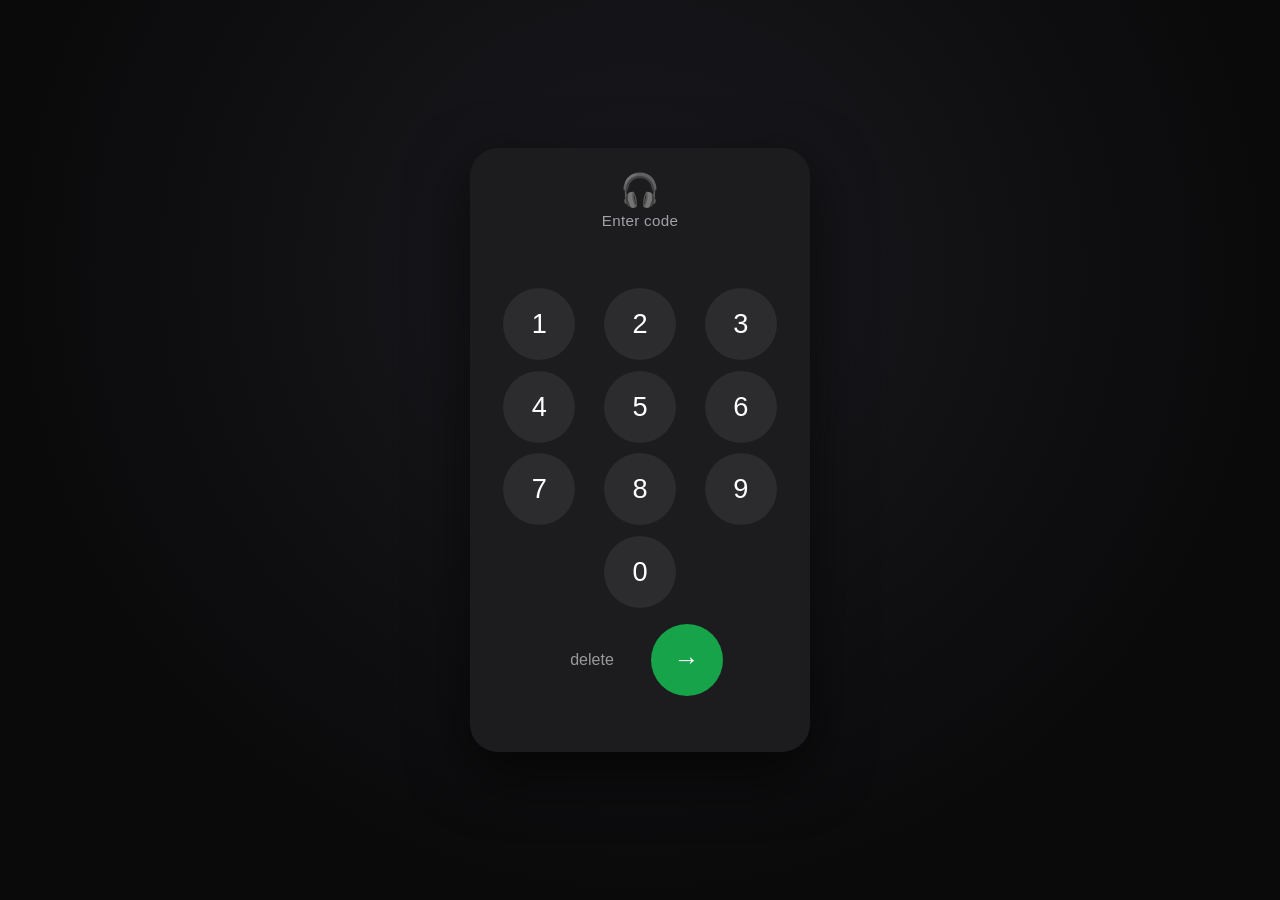
<file: spotify/index.html>
<!DOCTYPE html>
<html lang="en">
<head>
<meta charset="UTF-8">
<meta name="viewport" content="width=device-width, initial-scale=1, viewport-fit=cover">
<meta name="robots" content="noindex, nofollow">
<title>Listening — MK</title>
<link rel="icon" href="data:image/svg+xml,<svg xmlns='http://www.w3.org/2000/svg' viewBox='0 0 100 100'><text y='.9em' font-size='90'>🎧</text></svg>">
<style>
/* ---------------------------------------------------------------------------
   Palette validated with the dataviz palette validator (dark mode):
     lightness band PASS · chroma floor PASS · CVD separation ΔE 20.5 (deutan)
     normal-vision ΔE 23.0 · contrast vs surface >= 3:1 all slots
   Three categorical hues carry the identity of the three ranked panels.
   Text never wears a data colour - the coloured bar beside it carries identity.
--------------------------------------------------------------------------- */
:root{
  --bg:#0d0d0e; --card:#17171a; --card-2:#1f1f23; --line:#27272a;
  --ink:#f4f4f5; --ink-2:#a1a1aa; --ink-3:#71717a;
  --songs:#16A34A; --artists:#3B82C4; --genres:#C9762E;
  --r:16px;
}
*{margin:0;padding:0;box-sizing:border-box}
html,body{height:100%}
body{
  background:var(--bg); color:var(--ink);
  font-family:-apple-system,BlinkMacSystemFont,'Inter','Segoe UI',sans-serif;
  -webkit-font-smoothing:antialiased;
}

/* ============================== LOCK SCREEN ============================== */
#lock{
  position:fixed; inset:0; z-index:1000; display:flex;
  align-items:center; justify-content:center;
  background:radial-gradient(circle at 50% 30%,#1a1a1f 0%,#0a0a0b 70%);
}
#lock.hidden{display:none}
.frame{
  width:min(340px,92vw); background:#1c1c1e; border-radius:28px;
  padding:1.4rem 1.5rem 1.6rem; box-shadow:0 20px 60px rgba(0,0,0,.6);
  text-align:center;
}
.lock-icon{font-size:2rem;margin-bottom:.2rem}
.lock-title{font-size:.95rem;color:var(--ink-2);font-weight:500;letter-spacing:.02em}
.display{
  min-height:52px; font-size:2rem; font-weight:300; letter-spacing:6px;
  padding:.9rem 0 .5rem; word-break:break-all;
}
.keys{display:grid;grid-template-columns:repeat(3,1fr);gap:.65rem;margin-bottom:1rem}
.dkey{
  background:#2c2c2e;border:none;border-radius:50%;width:72px;height:72px;
  color:#fff;cursor:pointer;margin:0 auto;
  display:flex;align-items:center;justify-content:center;
  font-size:1.7rem;font-weight:400;
  transition:background .1s ease,transform .08s ease;
}
.dkey:active,.dkey:hover{background:#3a3a3c;transform:scale(.96)}
.actions{display:flex;align-items:center;justify-content:center;gap:1.5rem}
.call{
  background:var(--songs);border:none;border-radius:50%;width:72px;height:72px;
  color:#fff;font-size:1.6rem;cursor:pointer;
  transition:background .15s ease,transform .08s ease;
}
.call:hover{filter:brightness(1.12);transform:scale(.96)}
.call:disabled{opacity:.5;cursor:default}
.del{
  background:none;border:none;color:rgba(255,255,255,.55);
  font-size:1rem;cursor:pointer;padding:.5rem .8rem;
}
.del:hover{color:#fff}
.frame.shake{animation:shake .45s ease-in-out}
@keyframes shake{
  0%,100%{transform:translateX(0)} 20%{transform:translateX(-9px)}
  40%{transform:translateX(9px)} 60%{transform:translateX(-6px)} 80%{transform:translateX(6px)}
}
.lock-msg{min-height:1.2rem;font-size:.8rem;color:var(--ink-3);margin-top:.7rem}

/* ================================ LAYOUT ================================= */
#dash{display:none;padding:20px;max-width:1500px;margin:0 auto}
#dash.shown{display:block}
.topbar{
  display:flex;align-items:baseline;justify-content:space-between;
  gap:1rem;margin-bottom:18px;flex-wrap:wrap;
}
.topbar h1{font-size:1.15rem;font-weight:600;letter-spacing:-.01em}
.topbar .sub{font-size:.78rem;color:var(--ink-3)}
.grid{display:grid;grid-template-columns:minmax(0,1fr) 370px;grid-template-rows:auto 1fr;gap:18px}
/* Grid and flex items default to min-width:auto and so refuse to shrink below their
   content - which classical track titles blow straight past, forcing the whole page
   to scroll sideways. min-width:0 lets them shrink so ellipsis/wrapping can do its job. */
.grid > *, .tops > *, .now > *, .kpis > *, .row > span{min-width:0}
.card{background:var(--card);border:1px solid var(--line);border-radius:var(--r);
      padding:18px;min-width:0;overflow-wrap:anywhere}
.card h2{
  font-size:.72rem;font-weight:600;text-transform:uppercase;letter-spacing:.09em;
  color:var(--ink-3);margin-bottom:14px;display:flex;align-items:center;gap:8px;
}
.swatch{width:9px;height:9px;border-radius:2px;flex:none}

/* ============================= NOW PLAYING =============================== */
.now{grid-column:1;grid-row:1;display:flex;gap:20px;align-items:center;flex-wrap:wrap}
.art{
  width:132px;height:132px;border-radius:12px;flex:none;object-fit:cover;
  background:var(--card-2);box-shadow:0 8px 30px rgba(0,0,0,.5);
}
/* flex-basis rather than a hard min-width, so it can still shrink on narrow screens. */
.now-body{flex:1 1 210px;min-width:0}
.now-status{
  display:flex;align-items:center;gap:9px;
  font-size:.7rem;text-transform:uppercase;letter-spacing:.1em;
  color:var(--ink-3);margin-bottom:9px;
}
/* Hero figure: the one number/title the view leads with. */
.now-track{font-size:1.65rem;font-weight:600;letter-spacing:-.02em;line-height:1.15;
           overflow-wrap:anywhere}
.now-artist{font-size:.98rem;color:var(--ink-2);margin-top:5px;overflow-wrap:anywhere}
.now-album{font-size:.8rem;color:var(--ink-3);margin-top:3px;overflow-wrap:anywhere}

/* Equaliser: decorative motion, not a data mark. Hidden when paused. */
.eq{display:inline-flex;align-items:flex-end;gap:2px;height:12px}
.eq i{width:3px;background:var(--songs);border-radius:1px;animation:eq .9s ease-in-out infinite}
.eq i:nth-child(2){animation-delay:.15s} .eq i:nth-child(3){animation-delay:.3s}
.eq i:nth-child(4){animation-delay:.45s}
@keyframes eq{0%,100%{height:3px}50%{height:12px}}
@media (prefers-reduced-motion:reduce){.eq i{animation:none;height:7px}}

.bar-track{height:5px;background:var(--card-2);border-radius:3px;margin-top:16px;overflow:hidden}
.bar-fill{height:100%;background:var(--songs);border-radius:0 4px 4px 0;width:0;transition:width 1s linear}
.times{display:flex;justify-content:space-between;font-size:.72rem;color:var(--ink-3);margin-top:6px;font-variant-numeric:tabular-nums}

/* Stat tiles: label (sentence case) + value (semibold, proportional figures). */
.kpis{display:flex;gap:18px 26px;margin-top:18px;flex-wrap:wrap;width:100%}
.kpi .k-label{font-size:.68rem;color:var(--ink-3);text-transform:uppercase;letter-spacing:.07em}
.kpi .k-value{font-size:1.5rem;font-weight:600;margin-top:2px;letter-spacing:-.02em}
.kpi .k-sub{font-size:.7rem;color:var(--ink-3)}

/* =============================== RECENT ================================== */
.recent{grid-column:2;grid-row:1 / span 2;display:flex;flex-direction:column;min-height:0}
.scroll{overflow-y:auto;flex:1;margin:0 -6px;padding:0 6px;scrollbar-width:thin;max-height:640px}
.scroll::-webkit-scrollbar{width:7px}
.scroll::-webkit-scrollbar-thumb{background:#3a3a40;border-radius:4px}
.play{display:flex;gap:11px;padding:9px 0;border-bottom:1px solid var(--line);align-items:center}
.play:last-child{border-bottom:none}
.play-art{width:38px;height:38px;border-radius:5px;flex:none;object-fit:cover;background:var(--card-2)}
.play-body{flex:1;min-width:0}
.play-track{font-size:.85rem;font-weight:500;white-space:nowrap;overflow:hidden;text-overflow:ellipsis}
.play-artist{font-size:.75rem;color:var(--ink-3);white-space:nowrap;overflow:hidden;text-overflow:ellipsis}
.play-when{font-size:.7rem;color:var(--ink-3);text-align:right;flex:none;font-variant-numeric:tabular-nums;line-height:1.35}

/* ============================== TOP PANELS =============================== */
.tops{grid-column:1;grid-row:2;display:grid;grid-template-columns:repeat(3,minmax(0,1fr));gap:18px}
.rank{display:flex;flex-direction:column;gap:13px}
.row{display:grid;grid-template-columns:16px 1fr auto;gap:10px;align-items:baseline}
.row-n{font-size:.72rem;color:var(--ink-3);font-variant-numeric:tabular-nums}
/* display:block is load-bearing, not cosmetic: text-overflow/overflow are ignored on
   inline elements, so as <span>s these refused to ellipsis and long classical artist
   credits ("Wolfgang Amadeus Mozart, Renaud Capucon, Orchestre...") pushed the page
   sideways. Blockifying them lets the clip actually happen. */
.row-name{display:block;font-size:.87rem;font-weight:500;
          white-space:nowrap;overflow:hidden;text-overflow:ellipsis}
.row-detail{display:block;font-size:.72rem;color:var(--ink-3);
            white-space:nowrap;overflow:hidden;text-overflow:ellipsis}
.row-count{font-size:.8rem;color:var(--ink-2);font-variant-numeric:tabular-nums}
/* Magnitude bar: 6px thin, 4px rounded data-end, square at the baseline. */
.mag{grid-column:2 / span 2;height:6px;background:var(--card-2);border-radius:3px;overflow:hidden;margin-top:5px}
.mag i{display:block;height:100%;border-radius:0 4px 4px 0;transition:width .4s ease}
.empty{font-size:.8rem;color:var(--ink-3);padding:14px 0;line-height:1.5}

select{
  background:var(--card-2);color:var(--ink);border:1px solid var(--line);
  border-radius:9px;padding:7px 11px;font-size:.8rem;font-family:inherit;cursor:pointer;
}
select:focus{outline:2px solid var(--songs);outline-offset:1px}
.note{font-size:.7rem;color:var(--ink-3);margin-top:14px}
.err{background:#2a1618;border:1px solid #5b2a2e;color:#fca5a5;padding:11px 13px;border-radius:10px;font-size:.82rem;margin-bottom:16px}

/* ============================== PLAYLISTS ================================ */
.pl-head{display:flex;align-items:center;justify-content:space-between;gap:12px;
         flex-wrap:wrap;margin:26px 0 14px}
.pl-head h2{font-size:.95rem;font-weight:600;letter-spacing:-.01em}
.pl-tools{display:flex;gap:10px;flex-wrap:wrap}
input[type=search]{
  background:var(--card-2);color:var(--ink);border:1px solid var(--line);
  border-radius:9px;padding:7px 11px;font-size:.8rem;font-family:inherit;min-width:0;width:200px;
}
input[type=search]:focus{outline:2px solid var(--songs);outline-offset:1px}
.pl-grid{display:grid;grid-template-columns:minmax(0,3fr) minmax(0,2fr);gap:18px}
.pl-grid > *{min-width:0}
.pl{display:flex;gap:12px;padding:8px 6px;border-bottom:1px solid var(--line);align-items:center;
    cursor:pointer;border-radius:8px;width:100%;background:none;border-left:0;border-right:0;border-top:0;
    color:inherit;font:inherit;text-align:left}
.pl:hover,.pl:focus-visible{background:var(--card-2)}
.pl:last-child{border-bottom:none}
.pl-art{width:44px;height:44px;border-radius:6px;flex:none;object-fit:cover;background:var(--card-2)}
.pl-count{font-size:.85rem;font-weight:600;text-align:right;flex:none;font-variant-numeric:tabular-nums}
.pl-count small{display:block;font-size:.66rem;font-weight:400;color:var(--ink-3)}
/* Clickable heading on the recent card. */
.linkish{background:none;border:none;color:var(--ink-2);font:inherit;font-size:.7rem;cursor:pointer;
         margin-left:auto;text-transform:none;letter-spacing:0;padding:2px 4px;border-radius:5px}
.linkish:hover,.linkish:focus-visible{color:var(--ink);background:var(--card-2)}

/* ========================= OVERLAY (history / playlist) ================== */
#overlay{position:fixed;inset:0;z-index:500;background:rgba(0,0,0,.65);display:none;
         align-items:flex-start;justify-content:center;padding:4vh 16px}
#overlay.open{display:flex}
.sheet{background:var(--card);border:1px solid var(--line);border-radius:var(--r);
       width:min(760px,100%);max-height:92vh;display:flex;flex-direction:column;min-width:0}
.sheet-head{display:flex;gap:14px;align-items:center;padding:18px 18px 12px;border-bottom:1px solid var(--line)}
.sheet-head img{width:64px;height:64px;border-radius:8px;object-fit:cover;flex:none;background:var(--card-2)}
.sheet-title{font-size:1.15rem;font-weight:600;letter-spacing:-.01em;overflow-wrap:anywhere}
.sheet-sub{font-size:.76rem;color:var(--ink-3);margin-top:3px}
.sheet-tools{display:flex;gap:10px;padding:12px 18px;flex-wrap:wrap;align-items:center}
.sheet-tools a{font-size:.78rem;color:var(--ink-2);margin-left:auto}
.close{margin-left:auto;align-self:flex-start;background:var(--card-2);border:none;color:var(--ink);
       width:32px;height:32px;border-radius:50%;cursor:pointer;font-size:1rem;flex:none}
.sheet-body{overflow-y:auto;padding:0 18px 18px;scrollbar-width:thin}
.yr{font-size:.68rem;text-transform:uppercase;letter-spacing:.09em;color:var(--ink-3);
    padding:14px 0 4px;position:sticky;top:0;background:var(--card)}

/* Any song row can be clicked for its play history. */
.song{cursor:pointer;border-radius:8px}
.song:hover,.song:focus-visible{background:var(--card-2)}
.play.song{padding-left:6px;padding-right:6px;margin:0 -6px}
/* The song sheet stacks ABOVE the main sheet, so closing it returns you to exactly
   where you were in the history or playlist - scroll position and search intact. */
#song-overlay{position:fixed;inset:0;z-index:600;background:rgba(0,0,0,.55);display:none;
              align-items:flex-start;justify-content:center;padding:7vh 16px}
#song-overlay.open{display:flex}
#song-overlay .sheet{width:min(560px,100%)}
.when{display:flex;justify-content:space-between;gap:12px;padding:8px 0;border-bottom:1px solid var(--line);
      font-size:.84rem}
.when:last-child{border-bottom:none}
.when span:last-child{color:var(--ink-3);font-variant-numeric:tabular-nums;flex:none}
.when .run{display:block;font-size:.72rem;color:var(--ink-3);margin-top:2px}

@media (max-width:980px){
  .pl-grid{grid-template-columns:1fr}
  input[type=search]{width:100%}
  .pl-tools{width:100%}
}
@media (max-width:980px){
  .grid{grid-template-columns:1fr;grid-template-rows:auto auto auto}
  .now{grid-column:1;grid-row:1}
  .recent{grid-column:1;grid-row:3}
  .tops{grid-column:1;grid-row:2;grid-template-columns:1fr}
  .scroll{max-height:420px}
  .art{width:104px;height:104px}
  .now-track{font-size:1.3rem}
}
</style>
</head>
<body data-palette="#16A34A,#3B82C4,#C9762E">

<!-- ================================ LOCK ================================= -->
<div id="lock">
  <div class="frame" id="frame">
    <div class="lock-icon">🎧</div>
    <div class="lock-title">Enter code</div>
    <div class="display" id="display">&nbsp;</div>
    <div class="keys">
      <button class="dkey" data-d="1">1</button><button class="dkey" data-d="2">2</button><button class="dkey" data-d="3">3</button>
      <button class="dkey" data-d="4">4</button><button class="dkey" data-d="5">5</button><button class="dkey" data-d="6">6</button>
      <button class="dkey" data-d="7">7</button><button class="dkey" data-d="8">8</button><button class="dkey" data-d="9">9</button>
      <span></span><button class="dkey" data-d="0">0</button><span></span>
    </div>
    <div class="actions">
      <button class="del" id="del">delete</button>
      <button class="call" id="go" title="Unlock">→</button>
    </div>
    <div class="lock-msg" id="lockmsg"></div>
  </div>
</div>

<!-- ============================== DASHBOARD ============================== -->
<div id="dash">
  <div class="topbar">
    <div>
      <h1>What MK's listening to</h1>
      <div class="sub" id="subline">&nbsp;</div>
    </div>
    <select id="window" aria-label="Time window for the top charts">
      <option value="today">Today</option>
      <option value="week" selected>This week</option>
      <option value="month">This month</option>
      <option value="year">This year</option>
      <option value="all">All time</option>
    </select>
  </div>

  <div id="errbox"></div>

  <div class="grid">
    <!-- NOW PLAYING -->
    <section class="card now" aria-live="polite">
      <img class="art" id="np-art" alt="" src="data:image/svg+xml,<svg xmlns='http://www.w3.org/2000/svg'/>">
      <div class="now-body">
        <div class="now-status" id="np-status">Loading…</div>
        <div class="now-track" id="np-track">—</div>
        <div class="now-artist" id="np-artist"></div>
        <div class="now-album" id="np-album"></div>
        <div id="np-progress" style="display:none">
          <div class="bar-track"><div class="bar-fill" id="np-bar"></div></div>
          <div class="times"><span id="np-elapsed">0:00</span><span id="np-total">0:00</span></div>
        </div>
      </div>
      <div class="kpis">
        <div class="kpi"><div class="k-label">Plays today</div><div class="k-value" id="k-today">–</div></div>
        <div class="kpi"><div class="k-label">Logged all time</div><div class="k-value" id="k-total">–</div></div>
        <div class="kpi"><div class="k-label">Top genre this week</div><div class="k-value" id="k-genre" style="font-size:1.05rem">–</div></div>
        <div class="kpi"><div class="k-label">History since</div><div class="k-value" id="k-since" style="font-size:1.05rem">–</div></div>
      </div>
    </section>

    <!-- RECENT -->
    <section class="card recent">
      <h2><span class="swatch" style="background:var(--songs)"></span>Last 100 plays
        <button class="linkish" id="open-history">Full history →</button></h2>
      <div class="scroll" id="recent-list"><div class="empty">Loading…</div></div>
    </section>

    <!-- TOP 5s -->
    <div class="tops">
      <section class="card">
        <h2><span class="swatch" style="background:var(--songs)"></span>Top songs</h2>
        <div class="rank" id="top-tracks"><div class="empty">Loading…</div></div>
      </section>
      <section class="card">
        <h2><span class="swatch" style="background:var(--artists)"></span>Top artists</h2>
        <div class="rank" id="top-artists"><div class="empty">Loading…</div></div>
      </section>
      <section class="card">
        <h2><span class="swatch" style="background:var(--genres)"></span>Top genres</h2>
        <div class="rank" id="top-genres"><div class="empty">Loading…</div></div>
        <div class="note">Genres come from MusicBrainz, matched to the artists behind
          each play — Spotify stopped returning genre data to apps in 2024.</div>
      </section>
    </div>
  </div>

  <!-- PLAYLISTS -->
  <div class="pl-head">
    <h2>Playlists</h2>
    <div class="pl-tools">
      <input type="search" id="pl-search" placeholder="Search playlists" aria-label="Search playlists">
      <select id="pl-sort" aria-label="Sort playlists">
        <option value="plays">Most played</option>
        <option value="library">Library order</option>
        <option value="name">A–Z</option>
      </select>
    </div>
  </div>
  <div class="pl-grid">
    <section class="card">
      <h2><span class="swatch" style="background:var(--songs)"></span>My playlists <span id="pl-mine-n"></span></h2>
      <div class="scroll" id="pl-mine"><div class="empty">Loading…</div></div>
      <div class="note">Plays = every play of every song in the playlist, wherever you played it.
        A song in two playlists counts in both.</div>
    </section>
    <section class="card">
      <h2><span class="swatch" style="background:var(--artists)"></span>Playlists I follow <span id="pl-fol-n"></span></h2>
      <div class="scroll" id="pl-fol"><div class="empty">Loading…</div></div>
      <div class="note">Spotify won't share the songs in playlists you don't own, so these count
        plays started <em>from</em> the playlist — logged since 7 Nov 2026.</div>
    </section>
  </div>
</div>

<!-- Shared full-screen sheet: full history, or one playlist's songs. -->
<div id="overlay" role="dialog" aria-modal="true" aria-labelledby="sheet-title">
  <div class="sheet">
    <div class="sheet-head">
      <img id="sheet-img" alt="" style="display:none">
      <div style="min-width:0">
        <div class="sheet-title" id="sheet-title"></div>
        <div class="sheet-sub" id="sheet-sub"></div>
      </div>
      <button class="close" id="sheet-close" aria-label="Close">✕</button>
    </div>
    <div class="sheet-tools" id="sheet-tools"></div>
    <div class="sheet-body" id="sheet-body"></div>
  </div>
</div>

<!-- One song's play history; stacks above the main sheet. -->
<div id="song-overlay" role="dialog" aria-modal="true" aria-labelledby="song-title">
  <div class="sheet">
    <div class="sheet-head">
      <img id="song-img" alt="">
      <div style="min-width:0">
        <div class="sheet-title" id="song-title"></div>
        <div class="sheet-sub" id="song-sub"></div>
      </div>
      <button class="close" id="song-close" aria-label="Close">✕</button>
    </div>
    <div class="sheet-tools" id="song-tools"></div>
    <div class="sheet-body" id="song-body"></div>
  </div>
</div>

<script>
/* API base is substituted at deploy time with the Tailscale Funnel URL. */
const API_BASE = "https://mikael-pi.tail43e9f8.ts.net";

const $ = id => document.getElementById(id);
let token = sessionStorage.getItem("sp_token") || "";
let npTimer = null, tickTimer = null;
let progress = {ms:0, dur:0, playing:false};

/* ------------------------------- helpers -------------------------------- */
const esc = s => String(s ?? "").replace(/[&<>"']/g, c =>
  ({'&':'&amp;','<':'&lt;','>':'&gt;','"':'&quot;',"'":'&#39;'}[c]));

const mmss = ms => {
  const t = Math.max(0, Math.floor(ms/1000));
  return `${Math.floor(t/60)}:${String(t%60).padStart(2,"0")}`;
};

/* Placeholder artwork. The "nothing playing" state is common (any time the owner
   isn't listening), so it needs to look deliberate rather than like a broken image. */
const BLANK = "data:image/svg+xml;utf8," + encodeURIComponent(
  `<svg xmlns="http://www.w3.org/2000/svg" viewBox="0 0 100 100">
     <rect width="100" height="100" fill="#1f1f23"/>
     <text x="50" y="63" font-size="34" text-anchor="middle" fill="#4a4a52"
           font-family="system-ui,sans-serif">&#9834;</text>
   </svg>`);

async function api(path){
  const r = await fetch(API_BASE + path, {headers:{Authorization:"Bearer " + token}});
  if(r.status === 401){ lockOut(); throw new Error("session expired"); }
  if(!r.ok) throw new Error(`${path} → HTTP ${r.status}`);
  return r.json();
}

function showErr(msg){
  $("errbox").innerHTML = msg ? `<div class="err">${esc(msg)}</div>` : "";
}

/* -------------------------------- unlock -------------------------------- */
let entry = "";
const render = () => $("display").textContent = entry ? "•".repeat(entry.length) : " ";

document.querySelectorAll(".dkey").forEach(b =>
  b.addEventListener("click", () => { if(entry.length < 20){ entry += b.dataset.d; render(); } }));

$("del").addEventListener("click", () => { entry = entry.slice(0,-1); render(); });
$("go").addEventListener("click", submit);

document.addEventListener("keydown", e => {
  if($("lock").classList.contains("hidden")) return;
  if(/^[0-9]$/.test(e.key) && entry.length < 20){ entry += e.key; render(); }
  else if(e.key === "Backspace"){ entry = entry.slice(0,-1); render(); }
  else if(e.key === "Enter"){ submit(); }
});

function reject(msg){
  const f = $("frame");
  f.classList.remove("shake"); void f.offsetWidth; f.classList.add("shake");
  $("lockmsg").textContent = msg || "";
  entry = ""; render();
}

async function submit(){
  if(!entry) return;
  $("go").disabled = true;
  $("lockmsg").textContent = "";
  try{
    const r = await fetch(API_BASE + "/api/auth", {
      method:"POST", headers:{"Content-Type":"application/json"},
      body: JSON.stringify({password: entry})
    });
    if(r.status === 429){ reject("Too many attempts. Wait a few minutes."); return; }
    if(!r.ok){ reject(""); return; }
    const d = await r.json();
    token = d.token;
    sessionStorage.setItem("sp_token", token);
    unlock();
  }catch(err){
    reject("Can't reach the server.");
  }finally{
    $("go").disabled = false;
  }
}

function unlock(){
  $("lock").classList.add("hidden");
  $("dash").classList.add("shown");
  start();
}

function lockOut(){
  sessionStorage.removeItem("sp_token"); token = "";
  clearInterval(npTimer); clearInterval(tickTimer);
  $("dash").classList.remove("shown");
  $("lock").classList.remove("hidden");
  entry = ""; render();
}

/* ------------------------------ now playing ----------------------------- */
async function loadNow(){
  try{
    const d = await api("/api/now-playing");
    if(!d.playing || !d.track){
      $("np-status").textContent = "Paused / idle";
      $("np-track").textContent = "Nothing playing";
      $("np-artist").textContent = "Scroll across for what came before →";
      $("np-album").textContent = "";
      $("np-art").src = BLANK;
      $("np-progress").style.display = "none";
      progress.playing = false;
      return;
    }
    $("np-status").innerHTML =
      `<span class="eq" aria-hidden="true"><i></i><i></i><i></i><i></i></span> Now playing`;
    $("np-track").textContent = d.track;
    $("np-artist").textContent = d.artist || "";
    $("np-album").textContent = d.album || "";
    $("np-art").src = d.art || BLANK;
    $("np-progress").style.display = "block";
    progress = {ms:d.progress_ms||0, dur:d.duration_ms||0, playing:true};
    paint();
  }catch(err){
    if(String(err.message).includes("session")) return;
    $("np-status").textContent = "Can't reach Spotify";
    $("np-track").textContent = "Live track unavailable";
    $("np-artist").textContent = "History below is still up to date.";
    $("np-album").textContent = "";
    $("np-art").src = BLANK;
    $("np-progress").style.display = "none";
    progress.playing = false;
  }
}

function paint(){
  const pct = progress.dur ? Math.min(100, progress.ms/progress.dur*100) : 0;
  $("np-bar").style.width = pct + "%";
  $("np-elapsed").textContent = mmss(progress.ms);
  $("np-total").textContent = mmss(progress.dur);
}

/* Advance the bar locally between polls so it moves smoothly, not in 10s jumps. */
function tick(){
  if(progress.playing && progress.dur){
    progress.ms = Math.min(progress.dur, progress.ms + 1000);
    paint();
  }
}

/* -------------------------------- recent -------------------------------- */
async function loadRecent(){
  try{
    const d = await api("/api/recent?limit=100");
    const el = $("recent-list");
    if(!d.plays.length){
      el.innerHTML = `<div class="empty">No plays logged yet. The poller runs every
        5 minutes — play something and it'll appear.</div>`;
    }else{
      el.innerHTML = d.plays.map(p => playRow(p, `${esc(p.date)}<br>${esc(p.time)}`)).join("");
    }
    $("k-total").textContent = (d.total_plays ?? 0).toLocaleString();
    $("k-since").textContent = d.history_since || "–";
    $("subline").textContent = d.last_poll
      ? `Updated ${new Date(d.last_poll).toLocaleTimeString([], {hour:"2-digit", minute:"2-digit"})}`
      : "";
    showErr("");
  }catch(err){
    if(String(err.message).includes("session")) return;
    showErr("Couldn't load recent plays — " + err.message);
  }
}

/* --------------------------------- tops --------------------------------- */
const COLOURS = {tracks:"var(--songs)", artists:"var(--artists)", genres:"var(--genres)"};

function renderRank(elId, rows, colour, emptyMsg, clickable = false){
  const el = $(elId);
  if(!rows || !rows.length){ el.innerHTML = `<div class="empty">${esc(emptyMsg)}</div>`; return; }
  const max = Math.max(...rows.map(r => r.count)) || 1;
  el.innerHTML = rows.map((r,i) => `
    <div ${clickable ? `class="song" ${songAttrs(r)}` : ""}>
      <div class="row">
        <span class="row-n">${i+1}</span>
        <span>
          <span class="row-name" title="${esc(r.name)}">${esc(r.name)}</span>
          <span class="row-detail">${esc(r.detail || "")}</span>
        </span>
        <span class="row-count">${r.count}</span>
      </div>
      <div class="mag"><i style="width:${(r.count/max*100).toFixed(1)}%;background:${colour}"></i></div>
    </div>`).join("");
}

async function loadTop(){
  const w = $("window").value;
  try{
    const d = await api("/api/top?window=" + encodeURIComponent(w));
    const none = "Nothing logged in this window yet.";
    renderRank("top-tracks",  d.tracks,  COLOURS.tracks,  none, true);
    renderRank("top-artists", d.artists, COLOURS.artists, none);
    renderRank("top-genres",  d.genres,  COLOURS.genres,
      "No genres yet — they fill in as the poller catalogues each artist.");
    if(d.window === "today") $("k-today").textContent = d.window_plays.toLocaleString();
  }catch(err){
    if(String(err.message).includes("session")) return;
    showErr("Couldn't load top charts — " + err.message);
  }
}

/* Plays today is its own fixed-window figure, independent of the dropdown. */
async function loadToday(){
  try{
    const d = await api("/api/top?window=today");
    $("k-today").textContent = d.window_plays.toLocaleString();
    const g = await api("/api/top?window=week");
    $("k-genre").textContent = g.genres.length ? g.genres[0].name : "–";
  }catch(err){ /* non-critical figures - leave the placeholder */ }
}

$("window").addEventListener("change", loadTop);

/* -------------------------------- sheet --------------------------------- */
/* Which view owns the sheet. Async work (a history page, a debounced search, a
   playlist fetch) checks this before writing, because the sheet may have been closed
   or reused for something else while it was waiting. Pressing Escape inside the
   search box is the classic case: it clears the box first, firing a late "search
   for nothing" that would otherwise paint history into the next playlist opened. */
let sheetSeq = 0;

function openSheet({title, sub = "", img = null, tools = ""}){
  sheetSeq++;
  $("sheet-title").textContent = title;
  $("sheet-sub").textContent = sub;
  $("sheet-img").style.display = img ? "block" : "none";
  if(img) $("sheet-img").src = img;
  $("sheet-tools").innerHTML = tools;
  $("sheet-tools").style.display = tools ? "flex" : "none";
  $("sheet-body").innerHTML = `<div class="empty">Loading…</div>`;
  $("sheet-body").scrollTop = 0;
  $("overlay").classList.add("open");
  document.body.style.overflow = "hidden";
  $("sheet-close").focus();
}
function closeSheet(){
  sheetSeq++;
  $("overlay").classList.remove("open");
  document.body.style.overflow = "";
  hist.observer?.disconnect();
}
$("sheet-close").addEventListener("click", closeSheet);
$("overlay").addEventListener("click", e => { if(e.target.id === "overlay") closeSheet(); });
document.addEventListener("keydown", e => {
  if(e.key !== "Escape") return;
  // Close only the TOP layer: the song sheet sits above the history/playlist sheet.
  if($("song-overlay").classList.contains("open")) closeSong();
  else if($("overlay").classList.contains("open")) closeSheet();
});

/* ----------------------------- song history ----------------------------- */
let songSeq = 0;

function closeSong(){
  songSeq++;
  $("song-overlay").classList.remove("open");
  // Only release page scroll if the main sheet isn't still open underneath.
  if(!$("overlay").classList.contains("open")) document.body.style.overflow = "";
}

async function openSong(el){
  const mine = ++songSeq;
  const {id, name, artist} = el.dataset;
  $("song-title").textContent = name;
  $("song-sub").textContent = artist;
  $("song-img").src = el.querySelector("img")?.src || BLANK;
  $("song-tools").style.display = "none";
  $("song-body").innerHTML = `<div class="empty">Loading…</div>`;
  $("song-body").scrollTop = 0;
  $("song-overlay").classList.add("open");
  document.body.style.overflow = "hidden";
  $("song-close").focus();
  try{
    const q = new URLSearchParams({name, artist});
    if(id) q.set("id", id);
    const d = await api("/api/song?" + q);
    if(mine !== songSeq) return;   // closed, or another song clicked meanwhile
    if(d.art) $("song-img").src = d.art;
    // count = capped (what the charts use); raw = every play Spotify logged.
    const counted = d.raw > d.count ? `${plays(d.count)} (${d.raw.toLocaleString()} incl. repeats)` : plays(d.count);
    $("song-sub").textContent = d.count ? `${d.artist} · ${counted} · first ${d.first}` : d.artist;
    if(d.url){
      $("song-tools").innerHTML = `<a href="${esc(d.url)}" target="_blank" rel="noopener">Open in Spotify ↗</a>`;
      $("song-tools").style.display = "flex";
    }
    let year = null, html = "";
    for(const p of d.plays){
      if(p.year !== year){ year = p.year; html += `<div class="yr">${year}</div>`; }
      // A back-to-back run is one line: time span plus how many in a row.
      const run = p.n > 1
        ? `<small class="run">×${p.n} in a row${p.n > p.counted ? ` · counted as ${p.counted}` : ""}</small>` : "";
      html += `<div class="when"><span>${esc(p.day)}${run}</span>
        <span>${esc(p.time)}${p.end ? "–" + esc(p.end) : ""}</span></div>`;
    }
    const note = d.raw > d.count
      ? `<div class="note" style="margin:0 0 4px">Back-to-back plays count up to ${d.cap} times —
         longer runs are usually repeat left on, not deliberate listens.</div>` : "";
    $("song-body").innerHTML = html ? note + html : `<div class="empty">No plays logged for this song yet.</div>`;
  }catch(err){
    if(mine === songSeq)
      $("song-body").innerHTML = `<div class="empty">Couldn't load — ${esc(err.message)}</div>`;
  }
}

$("song-close").addEventListener("click", closeSong);
$("song-overlay").addEventListener("click", e => { if(e.target.id === "song-overlay") closeSong(); });
// One delegated handler for every song row on the page, in any list or sheet.
document.addEventListener("click", e => {
  const s = e.target.closest("[data-song]");
  if(s) openSong(s);
});
document.addEventListener("keydown", e => {
  if(e.key === "Enter" && e.target.matches?.("[data-song]")) openSong(e.target);
});

/* data-* carries what /api/song needs, so one delegated handler serves every list. */
const songAttrs = s => `tabindex="0" role="button" data-song="1" data-id="${esc(s.id || "")}"
  data-name="${esc(s.track ?? s.name)}" data-artist="${esc(s.artist ?? s.detail ?? "")}"`;

const playRow = (p, right) => `
  <div class="play song" ${songAttrs(p)}>
    <img class="play-art" loading="lazy" alt="" src="${esc(p.art || BLANK)}">
    <div class="play-body">
      <div class="play-track" title="${esc(p.track)}">${esc(p.track)}</div>
      <div class="play-artist" title="${esc(p.artist)}">${esc(p.artist)}</div>
    </div>
    <div class="play-when">${right}</div>
  </div>`;

/* ----------------------------- full history ----------------------------- */
/* Pages backwards with `before` = the oldest played_at shown so far; a sentinel at
   the bottom of the list loads the next page as it scrolls into view. */
const hist = {before:null, q:"", year:null, loading:false, done:false, observer:null, seq:0};

function openHistory(){
  openSheet({
    title: "Full history",
    tools: `<input type="search" id="hist-q" placeholder="Search song or artist"
                   aria-label="Search history" style="width:100%">`,
  });
  const mine = sheetSeq;
  let t;
  $("hist-q").addEventListener("input", e => {
    clearTimeout(t);
    t = setTimeout(() => { if(mine === sheetSeq) resetHistory(e.target.value.trim()); }, 300);
  });
  resetHistory("");
}

function resetHistory(q){
  // hist.seq is per-search; sheetSeq is per-sheet. A page must match both to paint.
  Object.assign(hist, {before:null, q, year:null, loading:false, done:false,
                       seq:hist.seq + 1, sheet:sheetSeq});
  $("sheet-body").innerHTML = `<div id="hist-list"></div><div id="hist-more" class="empty">Loading…</div>`;
  hist.observer?.disconnect();
  hist.observer = new IntersectionObserver(es => { if(es[0].isIntersecting) moreHistory(); },
                                           {root: $("sheet-body"), rootMargin: "400px"});
  hist.observer.observe($("hist-more"));
}

async function moreHistory(){
  if(hist.loading || hist.done) return;
  hist.loading = true;
  const seq = hist.seq;   // a newer search may start while this page is in flight
  try{
    let url = "/api/history?limit=100";
    if(hist.before) url += "&before=" + encodeURIComponent(hist.before);
    if(hist.q) url += "&q=" + encodeURIComponent(hist.q);
    const d = await api(url);
    if(seq !== hist.seq || hist.sheet !== sheetSeq) return;
    $("sheet-sub").textContent = hist.q
      ? `${d.total.toLocaleString()} plays match “${hist.q}”`
      : `${d.total.toLocaleString()} plays since ${d.history_since}`;
    let html = "";
    for(const p of d.plays){
      if(p.year !== hist.year){ hist.year = p.year; html += `<div class="yr">${p.year}</div>`; }
      html += playRow(p, `${esc(p.date)}<br>${esc(p.time)}`);
    }
    $("hist-list").insertAdjacentHTML("beforeend", html);
    if(d.plays.length) hist.before = d.plays[d.plays.length - 1].played_at;
    hist.done = !d.more;
    $("hist-more").textContent = hist.done
      ? (d.plays.length || hist.before ? "That's everything." : "No plays match.") : "Loading…";
  }catch(err){
    if(seq === hist.seq) $("hist-more").textContent = "Couldn't load — " + err.message;
  }finally{
    if(seq === hist.seq) hist.loading = false;
  }
  /* If the first page didn't fill the sheet, the sentinel never leaves view and
     IntersectionObserver won't fire again - so check by hand. */
  const b = $("sheet-body");
  if(seq === hist.seq && hist.sheet === sheetSeq && !hist.done &&
     b.scrollHeight <= b.clientHeight + 400) moreHistory();
}

$("open-history").addEventListener("click", openHistory);

/* ------------------------------- playlists ------------------------------ */
let playlists = {mine:[], followed:[], status:"pending"};

const plays = n => n === 1 ? "1 play" : `${(n||0).toLocaleString()} plays`;

function plRow(p, kind){
  const count = (kind === "mine" && !p.synced)
    ? `<span class="pl-count" style="color:var(--ink-3);font-weight:400">syncing…</span>`
    : `<span class="pl-count">${(p.plays||0).toLocaleString()}<small>plays</small></span>`;
  const sub = kind === "mine" ? `${p.tracks ?? "?"} songs` : `by ${p.owner || "?"} · ${p.tracks ?? "?"} songs`;
  return `<button class="pl" data-id="${esc(p.id)}" data-kind="${kind}">
    <img class="pl-art" loading="lazy" alt="" src="${esc(p.image || BLANK)}">
    <span class="play-body">
      <span class="play-track" style="display:block" title="${esc(p.name)}">${esc(p.name)}</span>
      <span class="play-artist" style="display:block">${esc(sub)}</span>
    </span>${count}</button>`;
}

function renderPlaylists(){
  const q = $("pl-search").value.trim().toLowerCase();
  const sort = $("pl-sort").value;
  const prep = list => {
    let out = list.map((p, i) => ({...p, _i:i}))
                  .filter(p => !q || (p.name||"").toLowerCase().includes(q));
    if(sort === "plays") out.sort((a,b) => (b.plays||0) - (a.plays||0) || a._i - b._i);
    if(sort === "name")  out.sort((a,b) => (a.name||"").localeCompare(b.name||""));
    return out;
  };
  for(const [kind, el, n] of [["mine","pl-mine","pl-mine-n"], ["followed","pl-fol","pl-fol-n"]]){
    const all = playlists[kind], rows = prep(all);
    $(n).textContent = all.length ? `· ${all.length}` : "";
    $(el).innerHTML = rows.length ? rows.map(p => plRow(p, kind)).join("")
      : `<div class="empty">${q ? "No playlists match." : "None."}</div>`;
  }
}

async function loadPlaylists(){
  try{
    playlists = await api("/api/playlists");
    if(playlists.status === "needs-reauth" ||
       (playlists.status === "pending" && !playlists.mine.length && !playlists.followed.length)){
      const msg = playlists.status === "needs-reauth"
        ? "This Spotify connection was set up before playlists were added. Re-connect Spotify to see them."
        : "Playlists are still being fetched — check back in a few minutes.";
      $("pl-mine").innerHTML = $("pl-fol").innerHTML = `<div class="empty">${msg}</div>`;
      return;
    }
    renderPlaylists();
  }catch(err){
    if(String(err.message).includes("session")) return;
    $("pl-mine").innerHTML = `<div class="empty">Couldn't load playlists — ${esc(err.message)}</div>`;
  }
}

$("pl-search").addEventListener("input", renderPlaylists);
$("pl-sort").addEventListener("change", renderPlaylists);

document.querySelector(".pl-grid").addEventListener("click", e => {
  const b = e.target.closest(".pl");
  if(!b) return;
  const kind = b.dataset.kind === "mine" ? "mine" : "followed";
  const p = playlists[kind].find(x => x.id === b.dataset.id);
  if(p) openPlaylist(p, kind);
});

let plSongs = [], plKind = "mine";
async function openPlaylist(p, kind){
  plKind = kind;
  openSheet({
    title: p.name, img: p.image || BLANK,
    sub: kind === "mine"
      ? `${p.tracks ?? "?"} songs · ${plays(p.plays)}`
      : `by ${p.owner || "?"} · ${p.tracks ?? "?"} songs · ${plays(p.plays)} from this playlist`,
    // Followed playlists have no playlist order to show (only songs played from them,
    // already most-played first), so the sort control is left out.
    tools: `${kind === "mine" ? `<select id="pls-sort" aria-label="Sort songs">
              <option value="order">Playlist order</option>
              <option value="plays">Most played</option>
            </select>` : ""}
            ${p.url ? `<a href="${esc(p.url)}" target="_blank" rel="noopener">Open in Spotify ↗</a>` : ""}`,
  });
  $("pls-sort")?.addEventListener("change", renderSongs);
  const mine = sheetSeq;
  try{
    const d = await api("/api/playlists/" + encodeURIComponent(p.id));
    if(mine !== sheetSeq) return;   // closed, or another playlist opened meanwhile
    plSongs = d.songs.map((s, i) => ({...s, _i:i}));
    renderSongs();
  }catch(err){
    $("sheet-body").innerHTML = `<div class="empty">Couldn't load songs — ${esc(err.message)}</div>`;
  }
}

function renderSongs(){
  const rows = [...plSongs];
  if($("pls-sort")?.value === "plays") rows.sort((a,b) => b.plays - a.plays || a._i - b._i);
  // Followed playlists: Spotify won't list their songs, so this is only what's been
  // played from them. Say so, or an empty/short list looks like a bug.
  const note = plKind === "mine" ? "" : `<div class="note" style="margin:0 0 6px">
    Spotify doesn't share the songs in playlists you don't own, so this shows the songs
    you've played <em>from</em> this playlist (logged since 7 Nov 2026). For the full
    list, open it in Spotify.</div>`;
  $("sheet-body").innerHTML = note + (rows.length ? rows.map(s => playRow(s,
      `<b style="color:var(--ink);font-size:.8rem">${plays(s.plays)}</b><br>` +
      (s.last ? `last ${new Date(s.last).toLocaleDateString([], {day:"numeric", month:"short", year:"numeric"})}` : "never played"))
    ).join("")
    : `<div class="empty">${plKind === "mine" ? "No songs synced for this playlist yet."
                                              : "Nothing played from this playlist yet."}</div>`);
}

/* --------------------------------- boot --------------------------------- */
function start(){
  loadNow(); loadRecent(); loadTop(); loadToday(); loadPlaylists();
  clearInterval(npTimer); clearInterval(tickTimer);
  npTimer = setInterval(loadNow, 10000);   // server caches 5s, so this is cheap
  tickTimer = setInterval(tick, 1000);
  setInterval(loadRecent, 60000);
}

render();
if(token) unlock();   // resume an existing session without re-entering the code
</script>
</body>
</html>
</file>
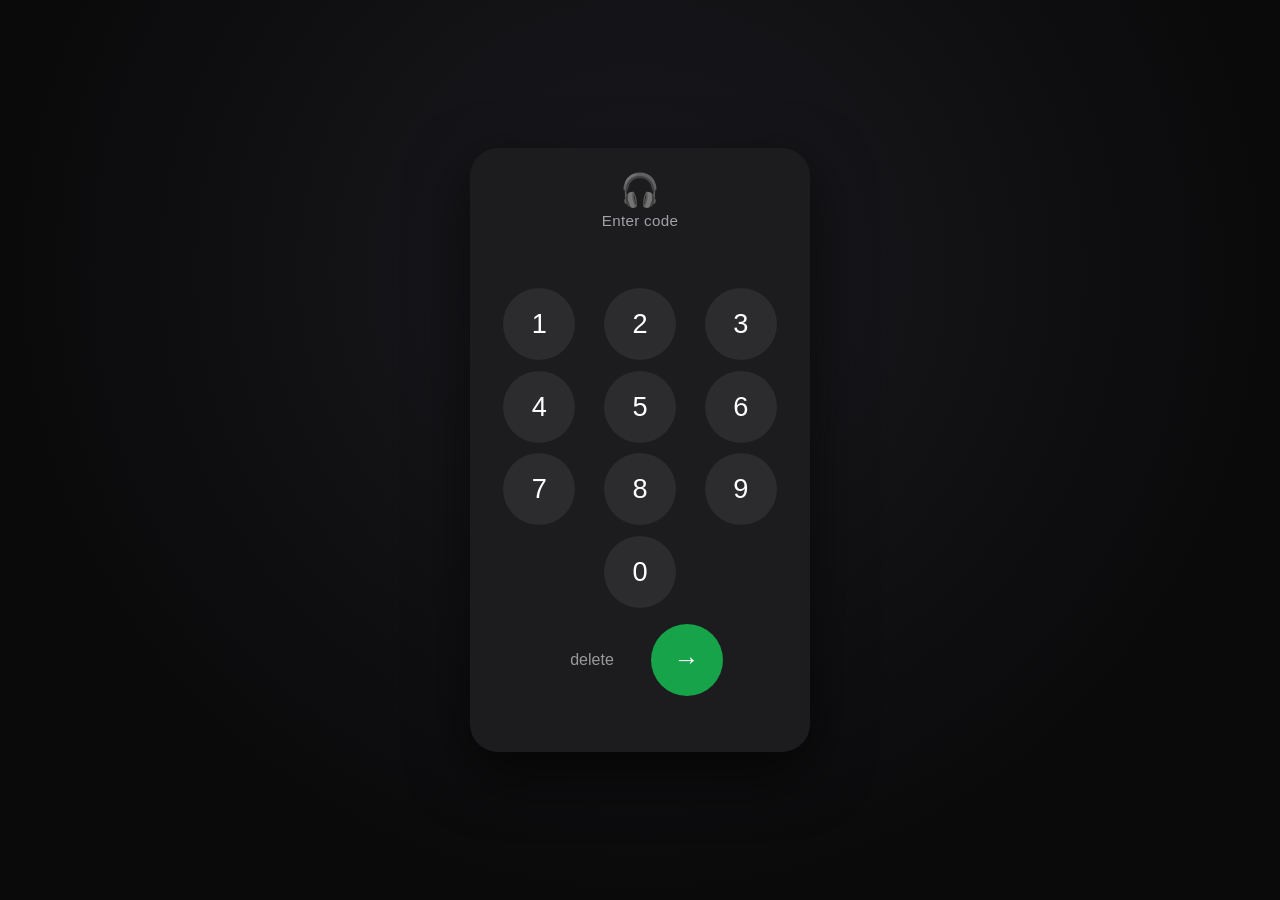
<file: spotifyrlm/index.html>
<!DOCTYPE html>
<html lang="en">
<head>
<meta charset="UTF-8">
<meta name="viewport" content="width=device-width, initial-scale=1, viewport-fit=cover">
<meta name="robots" content="noindex, nofollow">
<title>Listening — RLM</title>
<link rel="icon" href="data:image/svg+xml,<svg xmlns='http://www.w3.org/2000/svg' viewBox='0 0 100 100'><text y='.9em' font-size='90'>🎧</text></svg>">
<style>
/* ---------------------------------------------------------------------------
   Palette validated with the dataviz palette validator (dark mode):
     lightness band PASS · chroma floor PASS · CVD separation ΔE 20.5 (deutan)
     normal-vision ΔE 23.0 · contrast vs surface >= 3:1 all slots
   Three categorical hues carry the identity of the three ranked panels.
   Text never wears a data colour - the coloured bar beside it carries identity.
--------------------------------------------------------------------------- */
:root{
  --bg:#0d0d0e; --card:#17171a; --card-2:#1f1f23; --line:#27272a;
  --ink:#f4f4f5; --ink-2:#a1a1aa; --ink-3:#71717a;
  --songs:#16A34A; --artists:#3B82C4; --genres:#C9762E;
  --r:16px;
}
*{margin:0;padding:0;box-sizing:border-box}
html,body{height:100%}
body{
  background:var(--bg); color:var(--ink);
  font-family:-apple-system,BlinkMacSystemFont,'Inter','Segoe UI',sans-serif;
  -webkit-font-smoothing:antialiased;
}

/* ============================== LOCK SCREEN ============================== */
#lock{
  position:fixed; inset:0; z-index:1000; display:flex;
  align-items:center; justify-content:center;
  background:radial-gradient(circle at 50% 30%,#1a1a1f 0%,#0a0a0b 70%);
}
#lock.hidden{display:none}
.frame{
  width:min(340px,92vw); background:#1c1c1e; border-radius:28px;
  padding:1.4rem 1.5rem 1.6rem; box-shadow:0 20px 60px rgba(0,0,0,.6);
  text-align:center;
}
.lock-icon{font-size:2rem;margin-bottom:.2rem}
.lock-title{font-size:.95rem;color:var(--ink-2);font-weight:500;letter-spacing:.02em}
.display{
  min-height:52px; font-size:2rem; font-weight:300; letter-spacing:6px;
  padding:.9rem 0 .5rem; word-break:break-all;
}
.keys{display:grid;grid-template-columns:repeat(3,1fr);gap:.65rem;margin-bottom:1rem}
.dkey{
  background:#2c2c2e;border:none;border-radius:50%;width:72px;height:72px;
  color:#fff;cursor:pointer;margin:0 auto;
  display:flex;align-items:center;justify-content:center;
  font-size:1.7rem;font-weight:400;
  transition:background .1s ease,transform .08s ease;
}
.dkey:active,.dkey:hover{background:#3a3a3c;transform:scale(.96)}
.actions{display:flex;align-items:center;justify-content:center;gap:1.5rem}
.call{
  background:var(--songs);border:none;border-radius:50%;width:72px;height:72px;
  color:#fff;font-size:1.6rem;cursor:pointer;
  transition:background .15s ease,transform .08s ease;
}
.call:hover{filter:brightness(1.12);transform:scale(.96)}
.call:disabled{opacity:.5;cursor:default}
.del{
  background:none;border:none;color:rgba(255,255,255,.55);
  font-size:1rem;cursor:pointer;padding:.5rem .8rem;
}
.del:hover{color:#fff}
.frame.shake{animation:shake .45s ease-in-out}
@keyframes shake{
  0%,100%{transform:translateX(0)} 20%{transform:translateX(-9px)}
  40%{transform:translateX(9px)} 60%{transform:translateX(-6px)} 80%{transform:translateX(6px)}
}
.lock-msg{min-height:1.2rem;font-size:.8rem;color:var(--ink-3);margin-top:.7rem}

/* ================================ LAYOUT ================================= */
#dash{display:none;padding:20px;max-width:1500px;margin:0 auto}
#dash.shown{display:block}
.topbar{
  display:flex;align-items:baseline;justify-content:space-between;
  gap:1rem;margin-bottom:18px;flex-wrap:wrap;
}
.topbar h1{font-size:1.15rem;font-weight:600;letter-spacing:-.01em}
.topbar .sub{font-size:.78rem;color:var(--ink-3)}
.grid{display:grid;grid-template-columns:minmax(0,1fr) 370px;grid-template-rows:auto 1fr;gap:18px}
/* Grid and flex items default to min-width:auto and so refuse to shrink below their
   content - which classical track titles blow straight past, forcing the whole page
   to scroll sideways. min-width:0 lets them shrink so ellipsis/wrapping can do its job. */
.grid > *, .tops > *, .now > *, .kpis > *, .row > span{min-width:0}
.card{background:var(--card);border:1px solid var(--line);border-radius:var(--r);
      padding:18px;min-width:0;overflow-wrap:anywhere}
.card h2{
  font-size:.72rem;font-weight:600;text-transform:uppercase;letter-spacing:.09em;
  color:var(--ink-3);margin-bottom:14px;display:flex;align-items:center;gap:8px;
}
.swatch{width:9px;height:9px;border-radius:2px;flex:none}

/* ============================= NOW PLAYING =============================== */
.now{grid-column:1;grid-row:1;display:flex;gap:20px;align-items:center;flex-wrap:wrap}
.art{
  width:132px;height:132px;border-radius:12px;flex:none;object-fit:cover;
  background:var(--card-2);box-shadow:0 8px 30px rgba(0,0,0,.5);
}
/* flex-basis rather than a hard min-width, so it can still shrink on narrow screens. */
.now-body{flex:1 1 210px;min-width:0}
.now-status{
  display:flex;align-items:center;gap:9px;
  font-size:.7rem;text-transform:uppercase;letter-spacing:.1em;
  color:var(--ink-3);margin-bottom:9px;
}
/* Hero figure: the one number/title the view leads with. */
.now-track{font-size:1.65rem;font-weight:600;letter-spacing:-.02em;line-height:1.15;
           overflow-wrap:anywhere}
.now-artist{font-size:.98rem;color:var(--ink-2);margin-top:5px;overflow-wrap:anywhere}
.now-album{font-size:.8rem;color:var(--ink-3);margin-top:3px;overflow-wrap:anywhere}

/* Equaliser: decorative motion, not a data mark. Hidden when paused. */
.eq{display:inline-flex;align-items:flex-end;gap:2px;height:12px}
.eq i{width:3px;background:var(--songs);border-radius:1px;animation:eq .9s ease-in-out infinite}
.eq i:nth-child(2){animation-delay:.15s} .eq i:nth-child(3){animation-delay:.3s}
.eq i:nth-child(4){animation-delay:.45s}
@keyframes eq{0%,100%{height:3px}50%{height:12px}}
@media (prefers-reduced-motion:reduce){.eq i{animation:none;height:7px}}

.bar-track{height:5px;background:var(--card-2);border-radius:3px;margin-top:16px;overflow:hidden}
.bar-fill{height:100%;background:var(--songs);border-radius:0 4px 4px 0;width:0;transition:width 1s linear}
.times{display:flex;justify-content:space-between;font-size:.72rem;color:var(--ink-3);margin-top:6px;font-variant-numeric:tabular-nums}

/* Stat tiles: label (sentence case) + value (semibold, proportional figures). */
.kpis{display:flex;gap:18px 26px;margin-top:18px;flex-wrap:wrap;width:100%}
.kpi .k-label{font-size:.68rem;color:var(--ink-3);text-transform:uppercase;letter-spacing:.07em}
.kpi .k-value{font-size:1.5rem;font-weight:600;margin-top:2px;letter-spacing:-.02em}
.kpi .k-sub{font-size:.7rem;color:var(--ink-3)}

/* =============================== RECENT ================================== */
.recent{grid-column:2;grid-row:1 / span 2;display:flex;flex-direction:column;min-height:0}
.scroll{overflow-y:auto;flex:1;margin:0 -6px;padding:0 6px;scrollbar-width:thin;max-height:640px}
.scroll::-webkit-scrollbar{width:7px}
.scroll::-webkit-scrollbar-thumb{background:#3a3a40;border-radius:4px}
.play{display:flex;gap:11px;padding:9px 0;border-bottom:1px solid var(--line);align-items:center}
.play:last-child{border-bottom:none}
.play-art{width:38px;height:38px;border-radius:5px;flex:none;object-fit:cover;background:var(--card-2)}
.play-body{flex:1;min-width:0}
.play-track{font-size:.85rem;font-weight:500;white-space:nowrap;overflow:hidden;text-overflow:ellipsis}
.play-artist{font-size:.75rem;color:var(--ink-3);white-space:nowrap;overflow:hidden;text-overflow:ellipsis}
.play-when{font-size:.7rem;color:var(--ink-3);text-align:right;flex:none;font-variant-numeric:tabular-nums;line-height:1.35}

/* ============================== TOP PANELS =============================== */
.tops{grid-column:1;grid-row:2;display:grid;grid-template-columns:repeat(3,minmax(0,1fr));gap:18px}
.rank{display:flex;flex-direction:column;gap:13px}
.row{display:grid;grid-template-columns:16px 1fr auto;gap:10px;align-items:baseline}
.row-n{font-size:.72rem;color:var(--ink-3);font-variant-numeric:tabular-nums}
/* display:block is load-bearing, not cosmetic: text-overflow/overflow are ignored on
   inline elements, so as <span>s these refused to ellipsis and long classical artist
   credits ("Wolfgang Amadeus Mozart, Renaud Capucon, Orchestre...") pushed the page
   sideways. Blockifying them lets the clip actually happen. */
.row-name{display:block;font-size:.87rem;font-weight:500;
          white-space:nowrap;overflow:hidden;text-overflow:ellipsis}
.row-detail{display:block;font-size:.72rem;color:var(--ink-3);
            white-space:nowrap;overflow:hidden;text-overflow:ellipsis}
.row-count{font-size:.8rem;color:var(--ink-2);font-variant-numeric:tabular-nums}
/* Magnitude bar: 6px thin, 4px rounded data-end, square at the baseline. */
.mag{grid-column:2 / span 2;height:6px;background:var(--card-2);border-radius:3px;overflow:hidden;margin-top:5px}
.mag i{display:block;height:100%;border-radius:0 4px 4px 0;transition:width .4s ease}
.empty{font-size:.8rem;color:var(--ink-3);padding:14px 0;line-height:1.5}

select{
  background:var(--card-2);color:var(--ink);border:1px solid var(--line);
  border-radius:9px;padding:7px 11px;font-size:.8rem;font-family:inherit;cursor:pointer;
}
select:focus{outline:2px solid var(--songs);outline-offset:1px}
.note{font-size:.7rem;color:var(--ink-3);margin-top:14px}
.err{background:#2a1618;border:1px solid #5b2a2e;color:#fca5a5;padding:11px 13px;border-radius:10px;font-size:.82rem;margin-bottom:16px}

/* ============================== PLAYLISTS ================================ */
.pl-head{display:flex;align-items:center;justify-content:space-between;gap:12px;
         flex-wrap:wrap;margin:26px 0 14px}
.pl-head h2{font-size:.95rem;font-weight:600;letter-spacing:-.01em}
.pl-tools{display:flex;gap:10px;flex-wrap:wrap}
input[type=search]{
  background:var(--card-2);color:var(--ink);border:1px solid var(--line);
  border-radius:9px;padding:7px 11px;font-size:.8rem;font-family:inherit;min-width:0;width:200px;
}
input[type=search]:focus{outline:2px solid var(--songs);outline-offset:1px}
.pl-grid{display:grid;grid-template-columns:minmax(0,3fr) minmax(0,2fr);gap:18px}
.pl-grid > *{min-width:0}
.pl{display:flex;gap:12px;padding:8px 6px;border-bottom:1px solid var(--line);align-items:center;
    cursor:pointer;border-radius:8px;width:100%;background:none;border-left:0;border-right:0;border-top:0;
    color:inherit;font:inherit;text-align:left}
.pl:hover,.pl:focus-visible{background:var(--card-2)}
.pl:last-child{border-bottom:none}
.pl-art{width:44px;height:44px;border-radius:6px;flex:none;object-fit:cover;background:var(--card-2)}
.pl-count{font-size:.85rem;font-weight:600;text-align:right;flex:none;font-variant-numeric:tabular-nums}
.pl-count small{display:block;font-size:.66rem;font-weight:400;color:var(--ink-3)}
/* Clickable heading on the recent card. */
.linkish{background:none;border:none;color:var(--ink-2);font:inherit;font-size:.7rem;cursor:pointer;
         margin-left:auto;text-transform:none;letter-spacing:0;padding:2px 4px;border-radius:5px}
.linkish:hover,.linkish:focus-visible{color:var(--ink);background:var(--card-2)}

/* ========================= OVERLAY (history / playlist) ================== */
#overlay{position:fixed;inset:0;z-index:500;background:rgba(0,0,0,.65);display:none;
         align-items:flex-start;justify-content:center;padding:4vh 16px}
#overlay.open{display:flex}
.sheet{background:var(--card);border:1px solid var(--line);border-radius:var(--r);
       width:min(760px,100%);max-height:92vh;display:flex;flex-direction:column;min-width:0}
.sheet-head{display:flex;gap:14px;align-items:center;padding:18px 18px 12px;border-bottom:1px solid var(--line)}
.sheet-head img{width:64px;height:64px;border-radius:8px;object-fit:cover;flex:none;background:var(--card-2)}
.sheet-title{font-size:1.15rem;font-weight:600;letter-spacing:-.01em;overflow-wrap:anywhere}
.sheet-sub{font-size:.76rem;color:var(--ink-3);margin-top:3px}
.sheet-tools{display:flex;gap:10px;padding:12px 18px;flex-wrap:wrap;align-items:center}
.sheet-tools a{font-size:.78rem;color:var(--ink-2);margin-left:auto}
.close{margin-left:auto;align-self:flex-start;background:var(--card-2);border:none;color:var(--ink);
       width:32px;height:32px;border-radius:50%;cursor:pointer;font-size:1rem;flex:none}
.sheet-body{overflow-y:auto;padding:0 18px 18px;scrollbar-width:thin}
.yr{font-size:.68rem;text-transform:uppercase;letter-spacing:.09em;color:var(--ink-3);
    padding:14px 0 4px;position:sticky;top:0;background:var(--card)}

/* Any song row can be clicked for its play history. */
.song{cursor:pointer;border-radius:8px}
.song:hover,.song:focus-visible{background:var(--card-2)}
.play.song{padding-left:6px;padding-right:6px;margin:0 -6px}
/* The song sheet stacks ABOVE the main sheet, so closing it returns you to exactly
   where you were in the history or playlist - scroll position and search intact. */
#song-overlay{position:fixed;inset:0;z-index:600;background:rgba(0,0,0,.55);display:none;
              align-items:flex-start;justify-content:center;padding:7vh 16px}
#song-overlay.open{display:flex}
#song-overlay .sheet{width:min(560px,100%)}
.when{display:flex;justify-content:space-between;gap:12px;padding:8px 0;border-bottom:1px solid var(--line);
      font-size:.84rem}
.when:last-child{border-bottom:none}
.when span:last-child{color:var(--ink-3);font-variant-numeric:tabular-nums;flex:none}
.when .run{display:block;font-size:.72rem;color:var(--ink-3);margin-top:2px}

@media (max-width:980px){
  .pl-grid{grid-template-columns:1fr}
  input[type=search]{width:100%}
  .pl-tools{width:100%}
}
@media (max-width:980px){
  .grid{grid-template-columns:1fr;grid-template-rows:auto auto auto}
  .now{grid-column:1;grid-row:1}
  .recent{grid-column:1;grid-row:3}
  .tops{grid-column:1;grid-row:2;grid-template-columns:1fr}
  .scroll{max-height:420px}
  .art{width:104px;height:104px}
  .now-track{font-size:1.3rem}
}
</style>
</head>
<body data-palette="#16A34A,#3B82C4,#C9762E">

<!-- ================================ LOCK ================================= -->
<div id="lock">
  <div class="frame" id="frame">
    <div class="lock-icon">🎧</div>
    <div class="lock-title">Enter code</div>
    <div class="display" id="display">&nbsp;</div>
    <div class="keys">
      <button class="dkey" data-d="1">1</button><button class="dkey" data-d="2">2</button><button class="dkey" data-d="3">3</button>
      <button class="dkey" data-d="4">4</button><button class="dkey" data-d="5">5</button><button class="dkey" data-d="6">6</button>
      <button class="dkey" data-d="7">7</button><button class="dkey" data-d="8">8</button><button class="dkey" data-d="9">9</button>
      <span></span><button class="dkey" data-d="0">0</button><span></span>
    </div>
    <div class="actions">
      <button class="del" id="del">delete</button>
      <button class="call" id="go" title="Unlock">→</button>
    </div>
    <div class="lock-msg" id="lockmsg"></div>
  </div>
</div>

<!-- ============================== DASHBOARD ============================== -->
<div id="dash">
  <div class="topbar">
    <div>
      <h1>What RLM's listening to</h1>
      <div class="sub" id="subline">&nbsp;</div>
    </div>
    <select id="window" aria-label="Time window for the top charts">
      <option value="today">Today</option>
      <option value="week" selected>This week</option>
      <option value="month">This month</option>
      <option value="year">This year</option>
      <option value="all">All time</option>
    </select>
  </div>

  <div id="errbox"></div>

  <div class="grid">
    <!-- NOW PLAYING -->
    <section class="card now" aria-live="polite">
      <img class="art" id="np-art" alt="" src="data:image/svg+xml,<svg xmlns='http://www.w3.org/2000/svg'/>">
      <div class="now-body">
        <div class="now-status" id="np-status">Loading…</div>
        <div class="now-track" id="np-track">—</div>
        <div class="now-artist" id="np-artist"></div>
        <div class="now-album" id="np-album"></div>
        <div id="np-progress" style="display:none">
          <div class="bar-track"><div class="bar-fill" id="np-bar"></div></div>
          <div class="times"><span id="np-elapsed">0:00</span><span id="np-total">0:00</span></div>
        </div>
      </div>
      <div class="kpis">
        <div class="kpi"><div class="k-label">Plays today</div><div class="k-value" id="k-today">–</div></div>
        <div class="kpi"><div class="k-label">Logged all time</div><div class="k-value" id="k-total">–</div></div>
        <div class="kpi"><div class="k-label">Top genre this week</div><div class="k-value" id="k-genre" style="font-size:1.05rem">–</div></div>
        <div class="kpi"><div class="k-label">History since</div><div class="k-value" id="k-since" style="font-size:1.05rem">–</div></div>
      </div>
    </section>

    <!-- RECENT -->
    <section class="card recent">
      <h2><span class="swatch" style="background:var(--songs)"></span>Last 100 plays
        <button class="linkish" id="open-history">Full history →</button></h2>
      <div class="scroll" id="recent-list"><div class="empty">Loading…</div></div>
    </section>

    <!-- TOP 5s -->
    <div class="tops">
      <section class="card">
        <h2><span class="swatch" style="background:var(--songs)"></span>Top songs</h2>
        <div class="rank" id="top-tracks"><div class="empty">Loading…</div></div>
      </section>
      <section class="card">
        <h2><span class="swatch" style="background:var(--artists)"></span>Top artists</h2>
        <div class="rank" id="top-artists"><div class="empty">Loading…</div></div>
      </section>
      <section class="card">
        <h2><span class="swatch" style="background:var(--genres)"></span>Top genres</h2>
        <div class="rank" id="top-genres"><div class="empty">Loading…</div></div>
        <div class="note">Genres come from MusicBrainz, matched to the artists behind
          each play — Spotify stopped returning genre data to apps in 2024.</div>
      </section>
    </div>
  </div>

  <!-- PLAYLISTS -->
  <div class="pl-head">
    <h2>Playlists</h2>
    <div class="pl-tools">
      <input type="search" id="pl-search" placeholder="Search playlists" aria-label="Search playlists">
      <select id="pl-sort" aria-label="Sort playlists">
        <option value="plays">Most played</option>
        <option value="library">Library order</option>
        <option value="name">A–Z</option>
      </select>
    </div>
  </div>
  <div class="pl-grid">
    <section class="card">
      <h2><span class="swatch" style="background:var(--songs)"></span>My playlists <span id="pl-mine-n"></span></h2>
      <div class="scroll" id="pl-mine"><div class="empty">Loading…</div></div>
      <div class="note">Plays = every play of every song in the playlist, wherever you played it.
        A song in two playlists counts in both.</div>
    </section>
    <section class="card">
      <h2><span class="swatch" style="background:var(--artists)"></span>Playlists I follow <span id="pl-fol-n"></span></h2>
      <div class="scroll" id="pl-fol"><div class="empty">Loading…</div></div>
      <div class="note">Spotify won't share the songs in playlists you don't own, so these count
        plays started <em>from</em> the playlist — logged since 7 Nov 2026.</div>
    </section>
  </div>
</div>

<!-- Shared full-screen sheet: full history, or one playlist's songs. -->
<div id="overlay" role="dialog" aria-modal="true" aria-labelledby="sheet-title">
  <div class="sheet">
    <div class="sheet-head">
      <img id="sheet-img" alt="" style="display:none">
      <div style="min-width:0">
        <div class="sheet-title" id="sheet-title"></div>
        <div class="sheet-sub" id="sheet-sub"></div>
      </div>
      <button class="close" id="sheet-close" aria-label="Close">✕</button>
    </div>
    <div class="sheet-tools" id="sheet-tools"></div>
    <div class="sheet-body" id="sheet-body"></div>
  </div>
</div>

<!-- One song's play history; stacks above the main sheet. -->
<div id="song-overlay" role="dialog" aria-modal="true" aria-labelledby="song-title">
  <div class="sheet">
    <div class="sheet-head">
      <img id="song-img" alt="">
      <div style="min-width:0">
        <div class="sheet-title" id="song-title"></div>
        <div class="sheet-sub" id="song-sub"></div>
      </div>
      <button class="close" id="song-close" aria-label="Close">✕</button>
    </div>
    <div class="sheet-tools" id="song-tools"></div>
    <div class="sheet-body" id="song-body"></div>
  </div>
</div>

<script>
/* API base is substituted at deploy time with the Tailscale Funnel URL. */
const API_BASE = "https://mikael-pi.tail43e9f8.ts.net/rlm";

const $ = id => document.getElementById(id);
let token = sessionStorage.getItem("sp_token") || "";
let npTimer = null, tickTimer = null;
let progress = {ms:0, dur:0, playing:false};

/* ------------------------------- helpers -------------------------------- */
const esc = s => String(s ?? "").replace(/[&<>"']/g, c =>
  ({'&':'&amp;','<':'&lt;','>':'&gt;','"':'&quot;',"'":'&#39;'}[c]));

const mmss = ms => {
  const t = Math.max(0, Math.floor(ms/1000));
  return `${Math.floor(t/60)}:${String(t%60).padStart(2,"0")}`;
};

/* Placeholder artwork. The "nothing playing" state is common (any time the owner
   isn't listening), so it needs to look deliberate rather than like a broken image. */
const BLANK = "data:image/svg+xml;utf8," + encodeURIComponent(
  `<svg xmlns="http://www.w3.org/2000/svg" viewBox="0 0 100 100">
     <rect width="100" height="100" fill="#1f1f23"/>
     <text x="50" y="63" font-size="34" text-anchor="middle" fill="#4a4a52"
           font-family="system-ui,sans-serif">&#9834;</text>
   </svg>`);

async function api(path){
  const r = await fetch(API_BASE + path, {headers:{Authorization:"Bearer " + token}});
  if(r.status === 401){ lockOut(); throw new Error("session expired"); }
  if(!r.ok) throw new Error(`${path} → HTTP ${r.status}`);
  return r.json();
}

function showErr(msg){
  $("errbox").innerHTML = msg ? `<div class="err">${esc(msg)}</div>` : "";
}

/* -------------------------------- unlock -------------------------------- */
let entry = "";
const render = () => $("display").textContent = entry ? "•".repeat(entry.length) : " ";

document.querySelectorAll(".dkey").forEach(b =>
  b.addEventListener("click", () => { if(entry.length < 20){ entry += b.dataset.d; render(); } }));

$("del").addEventListener("click", () => { entry = entry.slice(0,-1); render(); });
$("go").addEventListener("click", submit);

document.addEventListener("keydown", e => {
  if($("lock").classList.contains("hidden")) return;
  if(/^[0-9]$/.test(e.key) && entry.length < 20){ entry += e.key; render(); }
  else if(e.key === "Backspace"){ entry = entry.slice(0,-1); render(); }
  else if(e.key === "Enter"){ submit(); }
});

function reject(msg){
  const f = $("frame");
  f.classList.remove("shake"); void f.offsetWidth; f.classList.add("shake");
  $("lockmsg").textContent = msg || "";
  entry = ""; render();
}

async function submit(){
  if(!entry) return;
  $("go").disabled = true;
  $("lockmsg").textContent = "";
  try{
    const r = await fetch(API_BASE + "/api/auth", {
      method:"POST", headers:{"Content-Type":"application/json"},
      body: JSON.stringify({password: entry})
    });
    if(r.status === 429){ reject("Too many attempts. Wait a few minutes."); return; }
    if(!r.ok){ reject(""); return; }
    const d = await r.json();
    token = d.token;
    sessionStorage.setItem("sp_token", token);
    unlock();
  }catch(err){
    reject("Can't reach the server.");
  }finally{
    $("go").disabled = false;
  }
}

function unlock(){
  $("lock").classList.add("hidden");
  $("dash").classList.add("shown");
  start();
}

function lockOut(){
  sessionStorage.removeItem("sp_token"); token = "";
  clearInterval(npTimer); clearInterval(tickTimer);
  $("dash").classList.remove("shown");
  $("lock").classList.remove("hidden");
  entry = ""; render();
}

/* ------------------------------ now playing ----------------------------- */
async function loadNow(){
  try{
    const d = await api("/api/now-playing");
    if(!d.playing || !d.track){
      $("np-status").textContent = "Paused / idle";
      $("np-track").textContent = "Nothing playing";
      $("np-artist").textContent = "Scroll across for what came before →";
      $("np-album").textContent = "";
      $("np-art").src = BLANK;
      $("np-progress").style.display = "none";
      progress.playing = false;
      return;
    }
    $("np-status").innerHTML =
      `<span class="eq" aria-hidden="true"><i></i><i></i><i></i><i></i></span> Now playing`;
    $("np-track").textContent = d.track;
    $("np-artist").textContent = d.artist || "";
    $("np-album").textContent = d.album || "";
    $("np-art").src = d.art || BLANK;
    $("np-progress").style.display = "block";
    progress = {ms:d.progress_ms||0, dur:d.duration_ms||0, playing:true};
    paint();
  }catch(err){
    if(String(err.message).includes("session")) return;
    $("np-status").textContent = "Can't reach Spotify";
    $("np-track").textContent = "Live track unavailable";
    $("np-artist").textContent = "History below is still up to date.";
    $("np-album").textContent = "";
    $("np-art").src = BLANK;
    $("np-progress").style.display = "none";
    progress.playing = false;
  }
}

function paint(){
  const pct = progress.dur ? Math.min(100, progress.ms/progress.dur*100) : 0;
  $("np-bar").style.width = pct + "%";
  $("np-elapsed").textContent = mmss(progress.ms);
  $("np-total").textContent = mmss(progress.dur);
}

/* Advance the bar locally between polls so it moves smoothly, not in 10s jumps. */
function tick(){
  if(progress.playing && progress.dur){
    progress.ms = Math.min(progress.dur, progress.ms + 1000);
    paint();
  }
}

/* -------------------------------- recent -------------------------------- */
async function loadRecent(){
  try{
    const d = await api("/api/recent?limit=100");
    const el = $("recent-list");
    if(!d.plays.length){
      el.innerHTML = `<div class="empty">No plays logged yet. The poller runs every
        5 minutes — play something and it'll appear.</div>`;
    }else{
      el.innerHTML = d.plays.map(p => playRow(p, `${esc(p.date)}<br>${esc(p.time)}`)).join("");
    }
    $("k-total").textContent = (d.total_plays ?? 0).toLocaleString();
    $("k-since").textContent = d.history_since || "–";
    $("subline").textContent = d.last_poll
      ? `Updated ${new Date(d.last_poll).toLocaleTimeString([], {hour:"2-digit", minute:"2-digit"})}`
      : "";
    showErr("");
  }catch(err){
    if(String(err.message).includes("session")) return;
    showErr("Couldn't load recent plays — " + err.message);
  }
}

/* --------------------------------- tops --------------------------------- */
const COLOURS = {tracks:"var(--songs)", artists:"var(--artists)", genres:"var(--genres)"};

function renderRank(elId, rows, colour, emptyMsg, clickable = false){
  const el = $(elId);
  if(!rows || !rows.length){ el.innerHTML = `<div class="empty">${esc(emptyMsg)}</div>`; return; }
  const max = Math.max(...rows.map(r => r.count)) || 1;
  el.innerHTML = rows.map((r,i) => `
    <div ${clickable ? `class="song" ${songAttrs(r)}` : ""}>
      <div class="row">
        <span class="row-n">${i+1}</span>
        <span>
          <span class="row-name" title="${esc(r.name)}">${esc(r.name)}</span>
          <span class="row-detail">${esc(r.detail || "")}</span>
        </span>
        <span class="row-count">${r.count}</span>
      </div>
      <div class="mag"><i style="width:${(r.count/max*100).toFixed(1)}%;background:${colour}"></i></div>
    </div>`).join("");
}

async function loadTop(){
  const w = $("window").value;
  try{
    const d = await api("/api/top?window=" + encodeURIComponent(w));
    const none = "Nothing logged in this window yet.";
    renderRank("top-tracks",  d.tracks,  COLOURS.tracks,  none, true);
    renderRank("top-artists", d.artists, COLOURS.artists, none);
    renderRank("top-genres",  d.genres,  COLOURS.genres,
      "No genres yet — they fill in as the poller catalogues each artist.");
    if(d.window === "today") $("k-today").textContent = d.window_plays.toLocaleString();
  }catch(err){
    if(String(err.message).includes("session")) return;
    showErr("Couldn't load top charts — " + err.message);
  }
}

/* Plays today is its own fixed-window figure, independent of the dropdown. */
async function loadToday(){
  try{
    const d = await api("/api/top?window=today");
    $("k-today").textContent = d.window_plays.toLocaleString();
    const g = await api("/api/top?window=week");
    $("k-genre").textContent = g.genres.length ? g.genres[0].name : "–";
  }catch(err){ /* non-critical figures - leave the placeholder */ }
}

$("window").addEventListener("change", loadTop);

/* -------------------------------- sheet --------------------------------- */
/* Which view owns the sheet. Async work (a history page, a debounced search, a
   playlist fetch) checks this before writing, because the sheet may have been closed
   or reused for something else while it was waiting. Pressing Escape inside the
   search box is the classic case: it clears the box first, firing a late "search
   for nothing" that would otherwise paint history into the next playlist opened. */
let sheetSeq = 0;

function openSheet({title, sub = "", img = null, tools = ""}){
  sheetSeq++;
  $("sheet-title").textContent = title;
  $("sheet-sub").textContent = sub;
  $("sheet-img").style.display = img ? "block" : "none";
  if(img) $("sheet-img").src = img;
  $("sheet-tools").innerHTML = tools;
  $("sheet-tools").style.display = tools ? "flex" : "none";
  $("sheet-body").innerHTML = `<div class="empty">Loading…</div>`;
  $("sheet-body").scrollTop = 0;
  $("overlay").classList.add("open");
  document.body.style.overflow = "hidden";
  $("sheet-close").focus();
}
function closeSheet(){
  sheetSeq++;
  $("overlay").classList.remove("open");
  document.body.style.overflow = "";
  hist.observer?.disconnect();
}
$("sheet-close").addEventListener("click", closeSheet);
$("overlay").addEventListener("click", e => { if(e.target.id === "overlay") closeSheet(); });
document.addEventListener("keydown", e => {
  if(e.key !== "Escape") return;
  // Close only the TOP layer: the song sheet sits above the history/playlist sheet.
  if($("song-overlay").classList.contains("open")) closeSong();
  else if($("overlay").classList.contains("open")) closeSheet();
});

/* ----------------------------- song history ----------------------------- */
let songSeq = 0;

function closeSong(){
  songSeq++;
  $("song-overlay").classList.remove("open");
  // Only release page scroll if the main sheet isn't still open underneath.
  if(!$("overlay").classList.contains("open")) document.body.style.overflow = "";
}

async function openSong(el){
  const mine = ++songSeq;
  const {id, name, artist} = el.dataset;
  $("song-title").textContent = name;
  $("song-sub").textContent = artist;
  $("song-img").src = el.querySelector("img")?.src || BLANK;
  $("song-tools").style.display = "none";
  $("song-body").innerHTML = `<div class="empty">Loading…</div>`;
  $("song-body").scrollTop = 0;
  $("song-overlay").classList.add("open");
  document.body.style.overflow = "hidden";
  $("song-close").focus();
  try{
    const q = new URLSearchParams({name, artist});
    if(id) q.set("id", id);
    const d = await api("/api/song?" + q);
    if(mine !== songSeq) return;   // closed, or another song clicked meanwhile
    if(d.art) $("song-img").src = d.art;
    // count = capped (what the charts use); raw = every play Spotify logged.
    const counted = d.raw > d.count ? `${plays(d.count)} (${d.raw.toLocaleString()} incl. repeats)` : plays(d.count);
    $("song-sub").textContent = d.count ? `${d.artist} · ${counted} · first ${d.first}` : d.artist;
    if(d.url){
      $("song-tools").innerHTML = `<a href="${esc(d.url)}" target="_blank" rel="noopener">Open in Spotify ↗</a>`;
      $("song-tools").style.display = "flex";
    }
    let year = null, html = "";
    for(const p of d.plays){
      if(p.year !== year){ year = p.year; html += `<div class="yr">${year}</div>`; }
      // A back-to-back run is one line: time span plus how many in a row.
      const run = p.n > 1
        ? `<small class="run">×${p.n} in a row${p.n > p.counted ? ` · counted as ${p.counted}` : ""}</small>` : "";
      html += `<div class="when"><span>${esc(p.day)}${run}</span>
        <span>${esc(p.time)}${p.end ? "–" + esc(p.end) : ""}</span></div>`;
    }
    const note = d.raw > d.count
      ? `<div class="note" style="margin:0 0 4px">Back-to-back plays count up to ${d.cap} times —
         longer runs are usually repeat left on, not deliberate listens.</div>` : "";
    $("song-body").innerHTML = html ? note + html : `<div class="empty">No plays logged for this song yet.</div>`;
  }catch(err){
    if(mine === songSeq)
      $("song-body").innerHTML = `<div class="empty">Couldn't load — ${esc(err.message)}</div>`;
  }
}

$("song-close").addEventListener("click", closeSong);
$("song-overlay").addEventListener("click", e => { if(e.target.id === "song-overlay") closeSong(); });
// One delegated handler for every song row on the page, in any list or sheet.
document.addEventListener("click", e => {
  const s = e.target.closest("[data-song]");
  if(s) openSong(s);
});
document.addEventListener("keydown", e => {
  if(e.key === "Enter" && e.target.matches?.("[data-song]")) openSong(e.target);
});

/* data-* carries what /api/song needs, so one delegated handler serves every list. */
const songAttrs = s => `tabindex="0" role="button" data-song="1" data-id="${esc(s.id || "")}"
  data-name="${esc(s.track ?? s.name)}" data-artist="${esc(s.artist ?? s.detail ?? "")}"`;

const playRow = (p, right) => `
  <div class="play song" ${songAttrs(p)}>
    <img class="play-art" loading="lazy" alt="" src="${esc(p.art || BLANK)}">
    <div class="play-body">
      <div class="play-track" title="${esc(p.track)}">${esc(p.track)}</div>
      <div class="play-artist" title="${esc(p.artist)}">${esc(p.artist)}</div>
    </div>
    <div class="play-when">${right}</div>
  </div>`;

/* ----------------------------- full history ----------------------------- */
/* Pages backwards with `before` = the oldest played_at shown so far; a sentinel at
   the bottom of the list loads the next page as it scrolls into view. */
const hist = {before:null, q:"", year:null, loading:false, done:false, observer:null, seq:0};

function openHistory(){
  openSheet({
    title: "Full history",
    tools: `<input type="search" id="hist-q" placeholder="Search song or artist"
                   aria-label="Search history" style="width:100%">`,
  });
  const mine = sheetSeq;
  let t;
  $("hist-q").addEventListener("input", e => {
    clearTimeout(t);
    t = setTimeout(() => { if(mine === sheetSeq) resetHistory(e.target.value.trim()); }, 300);
  });
  resetHistory("");
}

function resetHistory(q){
  // hist.seq is per-search; sheetSeq is per-sheet. A page must match both to paint.
  Object.assign(hist, {before:null, q, year:null, loading:false, done:false,
                       seq:hist.seq + 1, sheet:sheetSeq});
  $("sheet-body").innerHTML = `<div id="hist-list"></div><div id="hist-more" class="empty">Loading…</div>`;
  hist.observer?.disconnect();
  hist.observer = new IntersectionObserver(es => { if(es[0].isIntersecting) moreHistory(); },
                                           {root: $("sheet-body"), rootMargin: "400px"});
  hist.observer.observe($("hist-more"));
}

async function moreHistory(){
  if(hist.loading || hist.done) return;
  hist.loading = true;
  const seq = hist.seq;   // a newer search may start while this page is in flight
  try{
    let url = "/api/history?limit=100";
    if(hist.before) url += "&before=" + encodeURIComponent(hist.before);
    if(hist.q) url += "&q=" + encodeURIComponent(hist.q);
    const d = await api(url);
    if(seq !== hist.seq || hist.sheet !== sheetSeq) return;
    $("sheet-sub").textContent = hist.q
      ? `${d.total.toLocaleString()} plays match “${hist.q}”`
      : `${d.total.toLocaleString()} plays since ${d.history_since}`;
    let html = "";
    for(const p of d.plays){
      if(p.year !== hist.year){ hist.year = p.year; html += `<div class="yr">${p.year}</div>`; }
      html += playRow(p, `${esc(p.date)}<br>${esc(p.time)}`);
    }
    $("hist-list").insertAdjacentHTML("beforeend", html);
    if(d.plays.length) hist.before = d.plays[d.plays.length - 1].played_at;
    hist.done = !d.more;
    $("hist-more").textContent = hist.done
      ? (d.plays.length || hist.before ? "That's everything." : "No plays match.") : "Loading…";
  }catch(err){
    if(seq === hist.seq) $("hist-more").textContent = "Couldn't load — " + err.message;
  }finally{
    if(seq === hist.seq) hist.loading = false;
  }
  /* If the first page didn't fill the sheet, the sentinel never leaves view and
     IntersectionObserver won't fire again - so check by hand. */
  const b = $("sheet-body");
  if(seq === hist.seq && hist.sheet === sheetSeq && !hist.done &&
     b.scrollHeight <= b.clientHeight + 400) moreHistory();
}

$("open-history").addEventListener("click", openHistory);

/* ------------------------------- playlists ------------------------------ */
let playlists = {mine:[], followed:[], status:"pending"};

const plays = n => n === 1 ? "1 play" : `${(n||0).toLocaleString()} plays`;

function plRow(p, kind){
  const count = (kind === "mine" && !p.synced)
    ? `<span class="pl-count" style="color:var(--ink-3);font-weight:400">syncing…</span>`
    : `<span class="pl-count">${(p.plays||0).toLocaleString()}<small>plays</small></span>`;
  const sub = kind === "mine" ? `${p.tracks ?? "?"} songs` : `by ${p.owner || "?"} · ${p.tracks ?? "?"} songs`;
  return `<button class="pl" data-id="${esc(p.id)}" data-kind="${kind}">
    <img class="pl-art" loading="lazy" alt="" src="${esc(p.image || BLANK)}">
    <span class="play-body">
      <span class="play-track" style="display:block" title="${esc(p.name)}">${esc(p.name)}</span>
      <span class="play-artist" style="display:block">${esc(sub)}</span>
    </span>${count}</button>`;
}

function renderPlaylists(){
  const q = $("pl-search").value.trim().toLowerCase();
  const sort = $("pl-sort").value;
  const prep = list => {
    let out = list.map((p, i) => ({...p, _i:i}))
                  .filter(p => !q || (p.name||"").toLowerCase().includes(q));
    if(sort === "plays") out.sort((a,b) => (b.plays||0) - (a.plays||0) || a._i - b._i);
    if(sort === "name")  out.sort((a,b) => (a.name||"").localeCompare(b.name||""));
    return out;
  };
  for(const [kind, el, n] of [["mine","pl-mine","pl-mine-n"], ["followed","pl-fol","pl-fol-n"]]){
    const all = playlists[kind], rows = prep(all);
    $(n).textContent = all.length ? `· ${all.length}` : "";
    $(el).innerHTML = rows.length ? rows.map(p => plRow(p, kind)).join("")
      : `<div class="empty">${q ? "No playlists match." : "None."}</div>`;
  }
}

async function loadPlaylists(){
  try{
    playlists = await api("/api/playlists");
    if(playlists.status === "needs-reauth" ||
       (playlists.status === "pending" && !playlists.mine.length && !playlists.followed.length)){
      const msg = playlists.status === "needs-reauth"
        ? "This Spotify connection was set up before playlists were added. Re-connect Spotify to see them."
        : "Playlists are still being fetched — check back in a few minutes.";
      $("pl-mine").innerHTML = $("pl-fol").innerHTML = `<div class="empty">${msg}</div>`;
      return;
    }
    renderPlaylists();
  }catch(err){
    if(String(err.message).includes("session")) return;
    $("pl-mine").innerHTML = `<div class="empty">Couldn't load playlists — ${esc(err.message)}</div>`;
  }
}

$("pl-search").addEventListener("input", renderPlaylists);
$("pl-sort").addEventListener("change", renderPlaylists);

document.querySelector(".pl-grid").addEventListener("click", e => {
  const b = e.target.closest(".pl");
  if(!b) return;
  const kind = b.dataset.kind === "mine" ? "mine" : "followed";
  const p = playlists[kind].find(x => x.id === b.dataset.id);
  if(p) openPlaylist(p, kind);
});

let plSongs = [], plKind = "mine";
async function openPlaylist(p, kind){
  plKind = kind;
  openSheet({
    title: p.name, img: p.image || BLANK,
    sub: kind === "mine"
      ? `${p.tracks ?? "?"} songs · ${plays(p.plays)}`
      : `by ${p.owner || "?"} · ${p.tracks ?? "?"} songs · ${plays(p.plays)} from this playlist`,
    // Followed playlists have no playlist order to show (only songs played from them,
    // already most-played first), so the sort control is left out.
    tools: `${kind === "mine" ? `<select id="pls-sort" aria-label="Sort songs">
              <option value="order">Playlist order</option>
              <option value="plays">Most played</option>
            </select>` : ""}
            ${p.url ? `<a href="${esc(p.url)}" target="_blank" rel="noopener">Open in Spotify ↗</a>` : ""}`,
  });
  $("pls-sort")?.addEventListener("change", renderSongs);
  const mine = sheetSeq;
  try{
    const d = await api("/api/playlists/" + encodeURIComponent(p.id));
    if(mine !== sheetSeq) return;   // closed, or another playlist opened meanwhile
    plSongs = d.songs.map((s, i) => ({...s, _i:i}));
    renderSongs();
  }catch(err){
    $("sheet-body").innerHTML = `<div class="empty">Couldn't load songs — ${esc(err.message)}</div>`;
  }
}

function renderSongs(){
  const rows = [...plSongs];
  if($("pls-sort")?.value === "plays") rows.sort((a,b) => b.plays - a.plays || a._i - b._i);
  // Followed playlists: Spotify won't list their songs, so this is only what's been
  // played from them. Say so, or an empty/short list looks like a bug.
  const note = plKind === "mine" ? "" : `<div class="note" style="margin:0 0 6px">
    Spotify doesn't share the songs in playlists you don't own, so this shows the songs
    you've played <em>from</em> this playlist (logged since 7 Nov 2026). For the full
    list, open it in Spotify.</div>`;
  $("sheet-body").innerHTML = note + (rows.length ? rows.map(s => playRow(s,
      `<b style="color:var(--ink);font-size:.8rem">${plays(s.plays)}</b><br>` +
      (s.last ? `last ${new Date(s.last).toLocaleDateString([], {day:"numeric", month:"short", year:"numeric"})}` : "never played"))
    ).join("")
    : `<div class="empty">${plKind === "mine" ? "No songs synced for this playlist yet."
                                              : "Nothing played from this playlist yet."}</div>`);
}

/* --------------------------------- boot --------------------------------- */
function start(){
  loadNow(); loadRecent(); loadTop(); loadToday(); loadPlaylists();
  clearInterval(npTimer); clearInterval(tickTimer);
  npTimer = setInterval(loadNow, 10000);   // server caches 5s, so this is cheap
  tickTimer = setInterval(tick, 1000);
  setInterval(loadRecent, 60000);
}

render();
if(token) unlock();   // resume an existing session without re-entering the code
</script>
</body>
</html>
</file>
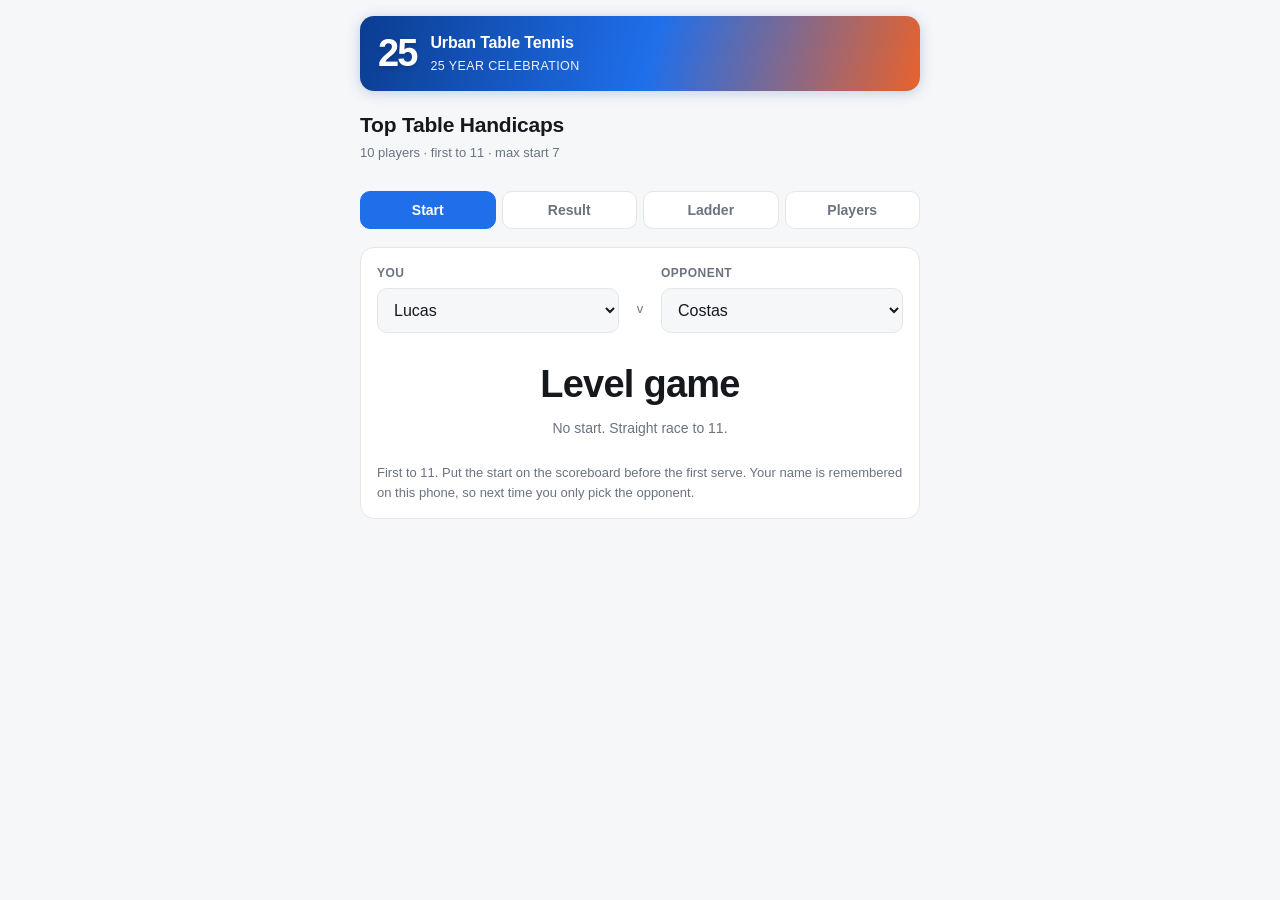
<file: tabletennis25/index.html>
<!DOCTYPE html>
<html lang="en">
<head>
<meta charset="utf-8">
<meta name="viewport" content="width=device-width, initial-scale=1, viewport-fit=cover">
<meta name="robots" content="noindex, nofollow">
<title>Top Table Handicaps</title>
<style>
:root{
  --bg:#f6f7f9; --card:#fff; --ink:#15181d; --muted:#6b7280; --line:#e3e6ea;
  --accent:#1f6feb; --accent-ink:#fff; --warn-bg:#fff6e0; --warn-line:#e8c86a; --warn-ink:#6b4e00;
  --radius:14px;
}
@media (prefers-color-scheme: dark){
  :root:not([data-theme="light"]){
    --bg:#0f1115; --card:#171a20; --ink:#e8eaed; --muted:#9aa3ae; --line:#272c34;
    --accent:#4c8dff; --accent-ink:#0b0d11; --warn-bg:#2a2313; --warn-line:#6b5720; --warn-ink:#f0d48a;
  }
}
:root[data-theme="dark"]{
  --bg:#0f1115; --card:#171a20; --ink:#e8eaed; --muted:#9aa3ae; --line:#272c34;
  --accent:#4c8dff; --accent-ink:#0b0d11; --warn-bg:#2a2313; --warn-line:#6b5720; --warn-ink:#f0d48a;
}
*{box-sizing:border-box}
body{margin:0; background:var(--bg); color:var(--ink); padding:0 16px 48px;
  font:16px/1.5 -apple-system,BlinkMacSystemFont,"Segoe UI",Roboto,Helvetica,Arial,sans-serif;
  -webkit-text-size-adjust:100%}
.wrap{max-width:560px; margin:0 auto}
.celebrate{
  display:flex; align-items:center; gap:14px; margin:16px 0 0; padding:15px 18px;
  border-radius:var(--radius); color:#fff;
  background:linear-gradient(105deg,#0b3d91 0%,#1f6feb 52%,#e8622c 100%);
  box-shadow:0 2px 14px rgba(11,61,145,.22);
}
.celebrate .yrs{
  flex:0 0 auto; font-size:38px; font-weight:800; line-height:1;
  letter-spacing:-.05em; text-shadow:0 2px 5px rgba(0,0,0,.22);
}
.celebrate .txt{display:flex; flex-direction:column; min-width:0}
.celebrate .txt b{font-size:16px; font-weight:700; letter-spacing:-.01em}
.celebrate .txt i{font-style:normal; font-size:12.5px; opacity:.92; letter-spacing:.03em;
  text-transform:uppercase; margin-top:2px}
@media (max-width:360px){
  .celebrate{gap:11px; padding:13px 14px}
  .celebrate .yrs{font-size:31px}
  .celebrate .txt b{font-size:14.5px}
  .celebrate .txt i{font-size:11px}
}
header{padding:18px 0 14px}
h1{font-size:21px; margin:0; letter-spacing:-.01em}
.sub{color:var(--muted); font-size:13px; margin-top:3px}
nav{display:flex; gap:6px; margin:14px 0 18px}
nav button{flex:1; padding:10px 6px; font-size:14px; font-weight:600; cursor:pointer;
  background:var(--card); color:var(--muted); border:1px solid var(--line);
  border-radius:10px; font-family:inherit}
nav button[aria-selected="true"]{background:var(--accent); color:var(--accent-ink); border-color:var(--accent)}
.card{background:var(--card); border:1px solid var(--line); border-radius:var(--radius);
  padding:16px; margin-bottom:14px}
label{display:block; font-size:12px; font-weight:600; color:var(--muted);
  text-transform:uppercase; letter-spacing:.04em; margin-bottom:6px}
select,input{width:100%; padding:12px; font-size:16px; font-family:inherit;
  background:var(--bg); color:var(--ink); border:1px solid var(--line); border-radius:10px}
input.score{text-align:center; font-size:26px; font-weight:700; padding:10px}
.row{display:flex; gap:10px; align-items:flex-end}
.row>*{flex:1; min-width:0}
.vs{flex:0 0 22px; text-align:center; color:var(--muted); padding-bottom:14px; font-size:13px}
.verdict{text-align:center; padding:18px 12px 6px}
.verdict .big{font-size:27px; font-weight:700; letter-spacing:-.02em; line-height:1.25}
.verdict .small{color:var(--muted); font-size:13px; margin-top:6px}
.big-verdict{padding:30px 8px 14px}
.big-verdict .big{font-size:38px; line-height:1.15}
.big-verdict .big .n{display:block; font-size:62px; letter-spacing:-.04em; margin-top:2px}
.big-verdict .small{font-size:14px; margin-top:12px}
button.act{width:100%; padding:14px; font-size:16px; font-weight:600; font-family:inherit;
  cursor:pointer; background:var(--accent); color:var(--accent-ink); border:none; border-radius:10px}
button.ghost{background:var(--card); color:var(--ink); border:1px solid var(--line)}
button.ghost+button.ghost{margin-top:8px}
.banner{background:var(--warn-bg); border:1px solid var(--warn-line); color:var(--warn-ink);
  border-radius:10px; padding:11px 13px; font-size:13px; margin-bottom:14px}
table{width:100%; border-collapse:collapse; font-size:15px}
th{text-align:left; font-size:11px; text-transform:uppercase; letter-spacing:.05em;
  color:var(--muted); font-weight:600; padding:0 0 8px}
td{padding:9px 0; border-top:1px solid var(--line)}
td.num,th.num{text-align:right; font-variant-numeric:tabular-nums}
.tag{font-size:10px; font-weight:700; color:var(--accent); border:1px solid var(--accent);
  border-radius:4px; padding:1px 4px; margin-left:6px; vertical-align:1px}
.plist{list-style:none; margin:0; padding:0}
.plist li{display:flex; align-items:center; gap:10px; padding:10px 0; border-top:1px solid var(--line)}
.plist .nm{flex:1; min-width:0; overflow:hidden; text-overflow:ellipsis; white-space:nowrap}
.plist input{width:78px; padding:8px; text-align:right}
.x{background:none; border:none; color:var(--muted); font-size:20px; cursor:pointer;
  padding:0 4px; font-family:inherit}
.hint{color:var(--muted); font-size:13px; margin:10px 0 0}
.err{color:#c62828; font-size:13px; margin:10px 0 0; min-height:1px}
@media (prefers-color-scheme: dark){:root:not([data-theme="light"]) .err{color:#ff8a80}}
.hidden{display:none}
</style>
</head>
<body>
<div class="wrap">

<div class="celebrate">
  <span class="yrs">25</span>
  <span class="txt"><b>Urban Table Tennis</b><i>25 Year Celebration</i></span>
</div>

<header>
  <h1>Top Table Handicaps</h1>
  <div class="sub" id="sub">&mdash;</div>
</header>

<nav>
  <button id="tab-start"   aria-selected="true"  onclick="show('start')">Start</button>
  <button id="tab-match"   aria-selected="false" onclick="show('match')">Result</button>
  <button id="tab-ladder"  aria-selected="false" onclick="show('ladder')">Ladder</button>
  <button id="tab-players" aria-selected="false" onclick="show('players')">Players</button>
</nav>

<div id="unset" class="banner hidden">
  Everyone is on the same rating, so every handicap reads level. Set the ratings
  on the <strong>Players</strong> tab.
</div>

<!-- ============ START (main page) ============ -->
<section id="view-start">
  <div class="card">
    <div class="row">
      <div><label for="me">You</label><select id="me" onchange="pickMe()"></select></div>
      <div class="vs">v</div>
      <div><label for="opp">Opponent</label><select id="opp" onchange="render()"></select></div>
    </div>

    <div class="verdict big-verdict">
      <div class="big" id="hv">&mdash;</div>
      <div class="small" id="hv-sub"></div>
    </div>

    <p class="hint">First to 11. Put the start on the scoreboard before the first serve.
    Your name is remembered on this phone, so next time you only pick the opponent.</p>
  </div>
</section>

<!-- ============ RESULT ============ -->
<section id="view-match" class="hidden">
  <div class="card">
    <div class="row">
      <div><label for="pa">Player 1</label><select id="pa" onchange="render()"></select></div>
      <div class="vs">v</div>
      <div><label for="pb">Player 2</label><select id="pb" onchange="render()"></select></div>
    </div>

    <div class="verdict">
      <div class="big" id="verdict">&mdash;</div>
      <div class="small" id="verdict-sub"></div>
    </div>

    <label>Final score (as it ended on the scoreboard)</label>
    <div class="row">
      <input class="score" id="sa" type="number" inputmode="numeric" min="0" max="40" placeholder="0">
      <div class="vs">&ndash;</div>
      <input class="score" id="sb" type="number" inputmode="numeric" min="0" max="40" placeholder="0">
    </div>
    <p class="err" id="err"></p>
    <button class="act" onclick="record()" style="margin-top:12px">Record result</button>
    <p class="hint">First to 11. Type the score exactly as it finished, with the start
    already counted in.</p>
  </div>

  <div class="card">
    <label>Last results</label>
    <div id="recent" class="hint">Nothing recorded yet.</div>
    <button class="ghost act hidden" id="undo" onclick="undo()" style="margin-top:12px">Undo last result</button>
  </div>
</section>

<!-- ============ LADDER ============ -->
<section id="view-ladder" class="hidden">
  <div class="card">
    <table>
      <thead><tr><th>Player</th><th class="num">Rating</th><th class="num">Played</th></tr></thead>
      <tbody id="ladder"></tbody>
    </table>
    <p class="hint">Rating is measured in points of start. The gap between two players
    <em>is</em> their handicap, capped at 7.</p>
  </div>
</section>

<!-- ============ PLAYERS ============ -->
<section id="view-players" class="hidden">
  <div class="card">
    <label for="newname">Add a player</label>
    <div class="row">
      <input id="newname" placeholder="Name" autocomplete="off"
             onkeydown="if(event.key==='Enter')addPlayer()">
      <button class="act" style="flex:0 0 92px" onclick="addPlayer()">Add</button>
    </div>
    <p class="hint">New players are tagged <span class="tag">NEW</span> and their rating moves
    at double speed for their first 5 matches, so a bad opening guess corrects itself fast.</p>
  </div>

  <div class="card">
    <label>Ratings</label>
    <ul class="plist" id="plist"></ul>
  </div>

  <div class="card">
    <label>Backup</label>
    <p class="hint" style="margin-top:0"><strong>This app saves to this browser only.</strong>
    Nothing is shared between phones, and clearing your history wipes it. Take a backup
    at the end of each club night.</p>
    <button class="ghost act" onclick="exportData()">Copy backup</button>
    <button class="ghost act" onclick="importData()">Restore backup</button>
    <button class="ghost act" onclick="resetAll()">Reset everything</button>
  </div>
</section>

</div>
<script>
// A player's rating is expressed directly in POINTS OF START, so the gap between
// two ratings IS the handicap. That keeps the numbers small and readable, and means
// nobody has to understand an abstract rating scale to use this.
var KEY = 'tt25', CAP = 7, PROV = 5, K_NEW = 2.0, K_EST = 1.0, MAXMOVE = 1.5;

// Seeded from the results Mikael supplied, fitted by least squares.
// Urfy / Ryan / Dob have no results yet, so they sit mid-table and are flagged NEW.
var SEED = [
  {name:'Lucas',   r:13.5, m:9}, {name:'Costas', r:13.3, m:9}, {name:'Alim',  r:13.2, m:9},
  {name:'Matt',    r:11.2, m:9}, {name:'Leon',   r:9.1,  m:9}, {name:'Quentin', r:5.2, m:9},
  {name:'Mikael',  r:4.6,  m:9}, {name:'Urfy',   r:10.0, m:0}, {name:'Ryan',  r:10.0, m:0},
  {name:'Dob',     r:10.0, m:0}
];

function blank(){
  return {players: SEED.map(function(p,i){return {id:i+1, name:p.name, r:p.r, m:p.m};}),
          log: [], next: SEED.length+1};
}
function load(){ try{ var s=localStorage.getItem(KEY); if(s) return JSON.parse(s); }catch(e){} return null; }
function save(){
  try{ localStorage.setItem(KEY, JSON.stringify(state)); }
  catch(e){ setErr('Could not save on this device — private browsing blocks storage.'); }
}
var state = load() || blank();

function byId(id){ return state.players.filter(function(p){return p.id===id;})[0]; }
function kFor(p){ return p.m < PROV ? K_NEW : K_EST; }
function setErr(m){ document.getElementById('err').textContent = m || ''; }

// The handicap is just the rating gap, rounded and capped.
function calc(a,b){
  var strong = a.r>=b.r ? a : b, weak = a.r>=b.r ? b : a;
  var gap = strong.r - weak.r, start = Math.min(CAP, Math.round(gap));
  return {strong:strong, weak:weak, gap:gap, start:start, uncovered: gap-start};
}

function record(){
  setErr('');
  var a = byId(+document.getElementById('pa').value), b = byId(+document.getElementById('pb').value);
  if(!a || !b || a===b){ setErr('Pick two different players.'); return; }
  var sa = parseInt(document.getElementById('sa').value,10),
      sb = parseInt(document.getElementById('sb').value,10);
  if(isNaN(sa) || isNaN(sb)){ setErr('Enter both scores.'); return; }
  if(sa === sb){ setErr('A game cannot be a draw.'); return; }
  if(Math.max(sa,sb) < 11){ setErr('The winner needs at least 11.'); return; }

  var winner = sa>sb ? a : b, loser = sa>sb ? b : a, loserScore = Math.min(sa,sb);
  var c = calc(a,b);

  // "Surprise" = how much better the winner was than a perfectly handicapped
  // dead-level game. A capped handicap leaves the favourite expected to win by
  // the uncovered gap, so that much of the margin is not a surprise at all.
  var margin = 11 - loserScore;
  var surprise = (winner === c.strong) ? margin - c.uncovered : margin + c.uncovered;
  var k = Math.max(kFor(winner), kFor(loser));
  var d = Math.max(-MAXMOVE, Math.min(MAXMOVE, k * surprise * 0.25));

  winner.r = Math.max(0, winner.r + d);
  loser.r  = Math.max(0, loser.r  - d);
  winner.m++; loser.m++;

  state.log.unshift({w:winner.id, l:loser.id, ws:Math.max(sa,sb), ls:loserScore,
                     start:c.start, d:d, t:Date.now()});
  state.log = state.log.slice(0,60);
  document.getElementById('sa').value = ''; document.getElementById('sb').value = '';
  save(); render();
}

function undo(){
  var e = state.log.shift(); if(!e) return;
  var w = byId(e.w), l = byId(e.l);
  if(w){ w.r = Math.max(0, w.r - e.d); w.m = Math.max(0, w.m-1); }
  if(l){ l.r = Math.max(0, l.r + e.d); l.m = Math.max(0, l.m-1); }
  save(); render();
}
function addPlayer(){
  var el = document.getElementById('newname'), n = el.value.trim();
  if(!n) return;
  state.players.push({id: state.next++, name:n, r:10, m:0});
  el.value=''; save(); render();
}
function setRating(id,v){
  var p = byId(id), n = parseFloat(v);
  if(p && !isNaN(n)){ p.r = Math.max(0,n); save(); render(); }
}
function removePlayer(id){
  var p = byId(id); if(!p || !confirm('Remove '+p.name+'?')) return;
  state.players = state.players.filter(function(x){return x.id!==id;});
  save(); render();
}
function exportData(){
  var t = JSON.stringify(state);
  if(navigator.clipboard && navigator.clipboard.writeText){
    navigator.clipboard.writeText(t).then(function(){ alert('Backup copied — paste it somewhere safe.'); },
                                          function(){ prompt('Copy this:', t); });
  } else { prompt('Copy this:', t); }
}
function importData(){
  var t = prompt('Paste a backup:'); if(!t) return;
  try{ var d = JSON.parse(t); if(!d.players) throw 0; state = d; save(); render(); }
  catch(e){ alert('That did not look like a backup.'); }
}
function resetAll(){
  if(!confirm('Wipe all players and results, back to the seeded ladder?')) return;
  state = blank(); save(); render();
}

function show(v){
  ['start','match','ladder','players'].forEach(function(n){
    document.getElementById('view-'+n).classList.toggle('hidden', n!==v);
    document.getElementById('tab-'+n).setAttribute('aria-selected', String(n===v));
  });
}

// Which player is using this phone. Kept under its own key, not in `state`, so
// restoring a backup from someone else's device doesn't change who you are.
var MEKEY = 'tt25_me';
function getMe(){ try{ return localStorage.getItem(MEKEY); }catch(e){ return null; } }
function pickMe(){
  try{ localStorage.setItem(MEKEY, document.getElementById('me').value); }catch(e){}
  render();
}
function esc(s){ return String(s).replace(/[&<>"]/g, function(c){
  return {'&':'&amp;','<':'&lt;','>':'&gt;','"':'&quot;'}[c]; }); }

function fillSelect(el, keep){
  el.innerHTML = '';
  state.players.forEach(function(p){
    var o = document.createElement('option'); o.value = p.id; o.textContent = p.name; el.appendChild(o);
  });
  if(keep != null && byId(+keep)) el.value = keep;
}

function render(){
  var pa = document.getElementById('pa'), pb = document.getElementById('pb');
  var ka = pa.value, kb = pb.value;
  fillSelect(pa, ka); fillSelect(pb, kb);
  if(state.players.length > 1 && pa.value === pb.value) pb.selectedIndex = 1;

  document.getElementById('sub').textContent =
    state.players.length + ' players · first to 11 · max start ' + CAP;

  var rs = state.players.map(function(p){return p.r;});
  var spread = rs.length ? Math.max.apply(null,rs) - Math.min.apply(null,rs) : 0;
  document.getElementById('unset').classList.toggle('hidden', !(state.players.length>1 && spread<0.05));

  // ---- main page: you v opponent ----
  var me = document.getElementById('me'), opp = document.getElementById('opp');
  var savedMe = getMe(), keepOpp = opp.value;
  fillSelect(me, (savedMe != null && byId(+savedMe)) ? savedMe : me.value);
  fillSelect(opp, keepOpp);
  if(state.players.length > 1 && me.value === opp.value) opp.selectedIndex = (me.selectedIndex === 0) ? 1 : 0;

  var mp = byId(+me.value), op = byId(+opp.value);
  var hv = document.getElementById('hv'), hs = document.getElementById('hv-sub');
  if(mp && op && mp !== op){
    var h = calc(mp, op);
    if(h.start === 0){
      hv.innerHTML = 'Level game';
      hs.textContent = 'No start. Straight race to 11.';
    } else if(h.weak === mp){
      hv.innerHTML = 'You start <span class="n">' + h.start + '–0</span>';
      hs.textContent = 'You need ' + (11-h.start) + ' points, ' + op.name + ' needs 11.'
        + (h.uncovered > 0.5 ? ' Capped — the real gap is wider than 11 points can bridge.' : '');
    } else {
      hv.innerHTML = esc(op.name) + ' starts <span class="n">' + h.start + '–0</span>';
      hs.textContent = op.name + ' needs ' + (11-h.start) + ' points, you need 11.'
        + (h.uncovered > 0.5 ? ' Capped — the real gap is wider than 11 points can bridge.' : '');
    }
  } else { hv.textContent = '—'; hs.textContent = 'Pick yourself and an opponent.'; }

  var a = byId(+pa.value), b = byId(+pb.value);
  var vd = document.getElementById('verdict'), vs = document.getElementById('verdict-sub');
  if(a && b && a !== b){
    var c = calc(a,b);
    if(c.start === 0){
      vd.textContent = 'Level game';
      vs.textContent = 'No start. Straight race to 11.';
    } else {
      vd.innerHTML = esc(c.weak.name) + ' starts <strong>' + c.start + '–0</strong>';
      vs.textContent = c.weak.name + ' needs ' + (11-c.start) + ' points, ' + c.strong.name + ' needs 11.'
        + (c.uncovered > 0.5 ? ' Capped — the real gap is wider than 11 points can bridge.' : '');
    }
  } else { vd.textContent = '—'; vs.textContent = 'Pick two different players.'; }

  document.getElementById('ladder').innerHTML =
    state.players.slice().sort(function(x,y){return y.r - x.r;}).map(function(p){
      return '<tr><td>' + esc(p.name) + (p.m<PROV ? '<span class="tag">NEW</span>' : '')
           + '</td><td class="num">' + p.r.toFixed(1) + '</td><td class="num">' + p.m + '</td></tr>';
    }).join('') || '<tr><td colspan="3">No players yet.</td></tr>';

  document.getElementById('plist').innerHTML = state.players.map(function(p){
    return '<li><span class="nm">' + esc(p.name) + (p.m<PROV ? '<span class="tag">NEW</span>' : '') + '</span>'
      + '<input type="number" step="0.5" min="0" value="' + p.r.toFixed(1)
      + '" onchange="setRating(' + p.id + ',this.value)">'
      + '<button class="x" title="Remove" onclick="removePlayer(' + p.id + ')">×</button></li>';
  }).join('');

  var rec = document.getElementById('recent');
  if(!state.log.length){ rec.textContent = 'Nothing recorded yet.'; }
  else {
    rec.innerHTML = state.log.slice(0,6).map(function(e){
      var w = byId(e.w), l = byId(e.l);
      return '<div>' + esc(w?w.name:'?') + ' ' + e.ws + '–' + e.ls + ' ' + esc(l?l.name:'?')
           + (e.start ? ' <span style="opacity:.6">(start ' + e.start + ')</span>' : '') + '</div>';
    }).join('');
  }
  document.getElementById('undo').classList.toggle('hidden', !state.log.length);
}

render();
</script>
</body>
</html>
</file>
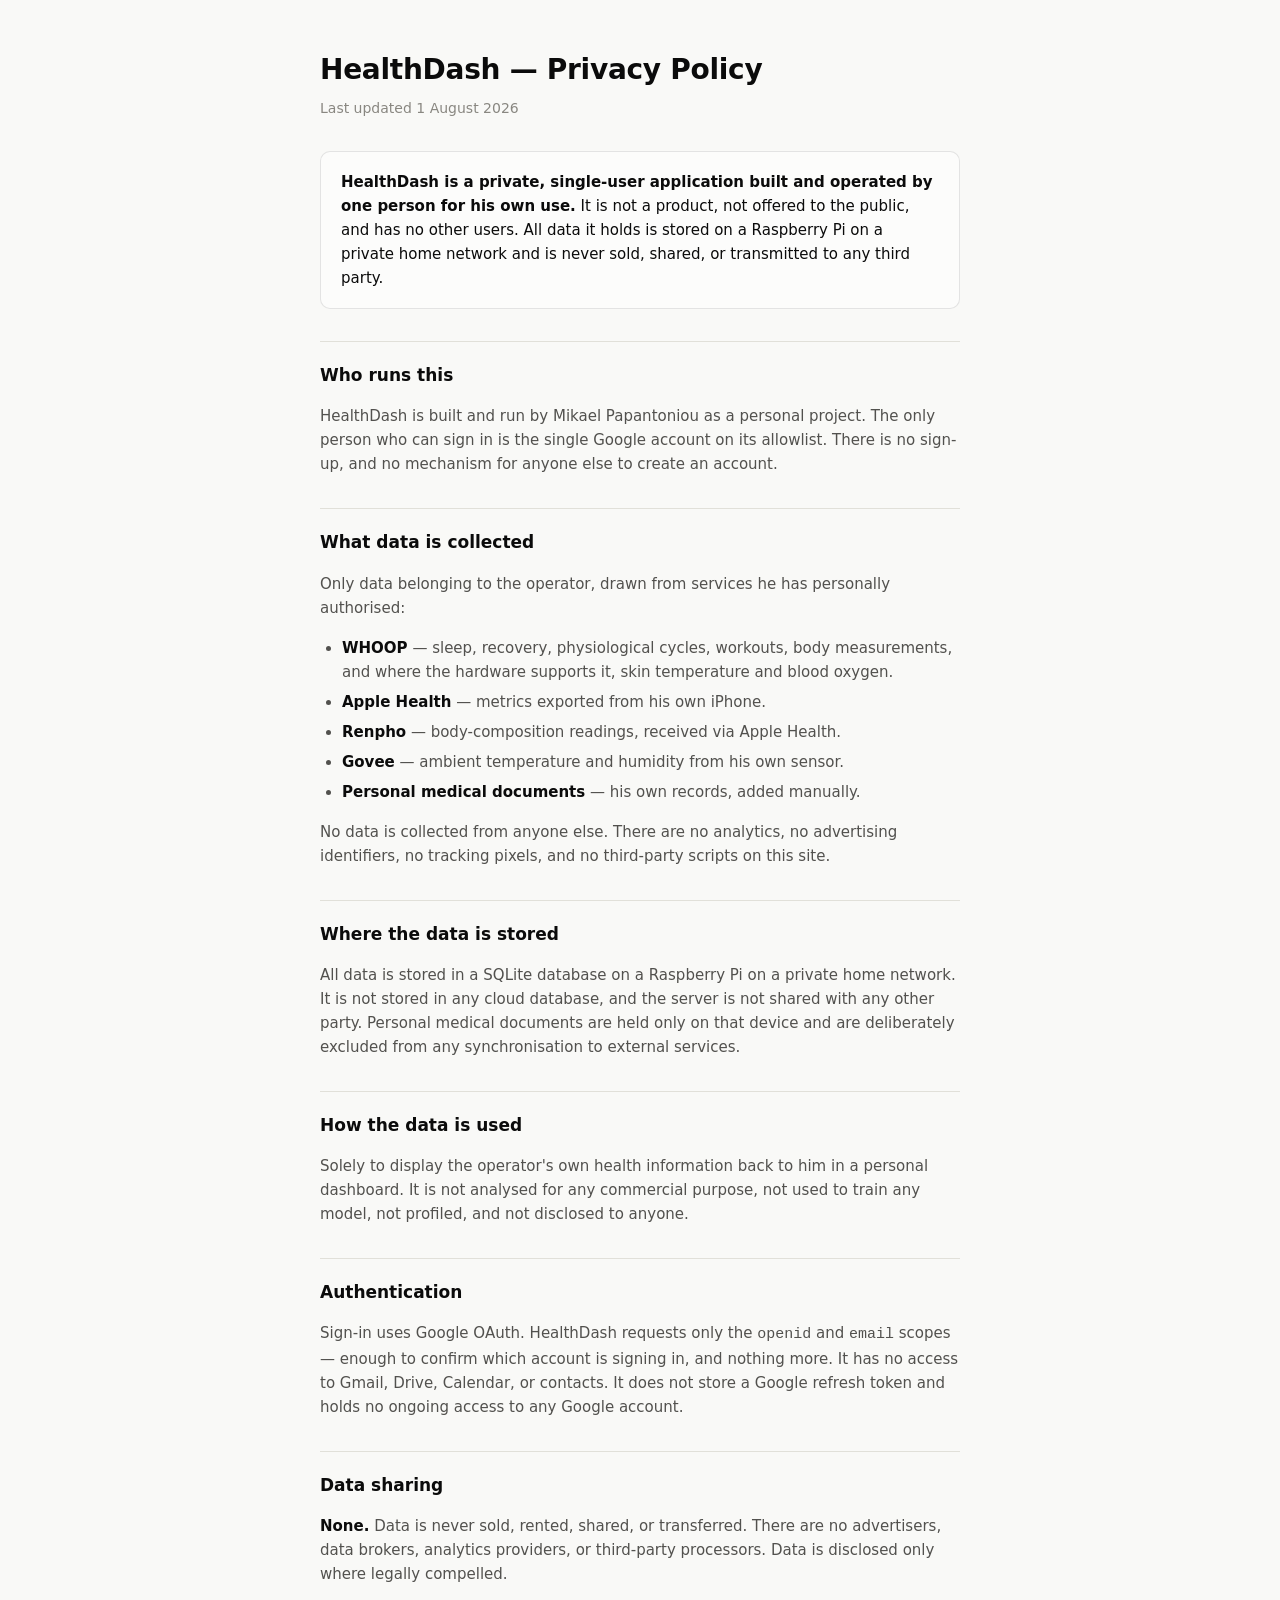
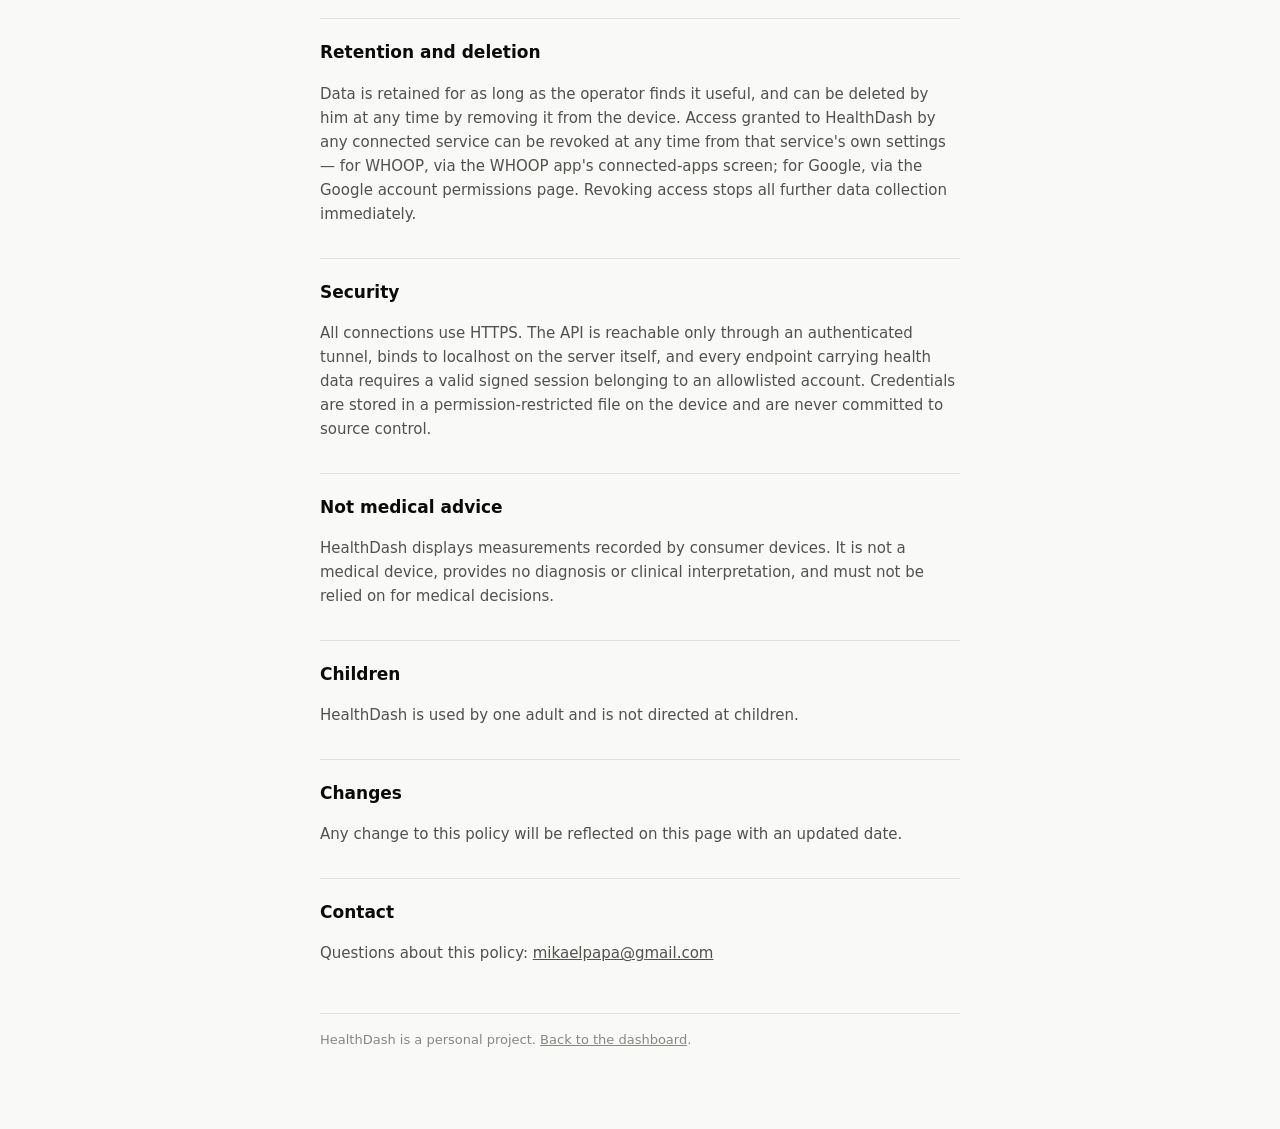
<file: healthdash/privacy.html>
<!doctype html>
<html lang="en">
<head>
<meta charset="utf-8">
<meta name="viewport" content="width=device-width, initial-scale=1">
<title>HealthDash — Privacy Policy</title>
<style>
  :root {
    color-scheme: light;
    --surface-1: #fcfcfb; --page: #f9f9f7;
    --text-primary: #0b0b0b; --text-secondary: #52514e; --text-muted: #898781;
    --hairline: #e1e0d9; --border-ring: rgba(11,11,11,0.10);
  }
  @media (prefers-color-scheme: dark) {
    :root:where(:not([data-theme="light"])) {
      color-scheme: dark;
      --surface-1: #1a1a19; --page: #0d0d0d;
      --text-primary: #ffffff; --text-secondary: #c3c2b7; --text-muted: #898781;
      --hairline: #2c2c2a; --border-ring: rgba(255,255,255,0.10);
    }
  }
  :root[data-theme="dark"] {
    color-scheme: dark;
    --surface-1: #1a1a19; --page: #0d0d0d;
    --text-primary: #ffffff; --text-secondary: #c3c2b7; --text-muted: #898781;
    --hairline: #2c2c2a; --border-ring: rgba(255,255,255,0.10);
  }
  * { box-sizing: border-box; }
  body {
    margin: 0; background: var(--page); color: var(--text-primary);
    font-family: system-ui, -apple-system, "Segoe UI", sans-serif;
    line-height: 1.6; -webkit-font-smoothing: antialiased;
  }
  .wrap { max-width: 680px; margin: 0 auto; padding: 48px 20px 80px; }
  h1 { font-size: 1.75rem; font-weight: 600; margin: 0 0 4px; letter-spacing: -0.01em; }
  .updated { color: var(--text-muted); font-size: 0.875rem; margin: 0 0 32px; }
  h2 {
    font-size: 1.0625rem; font-weight: 600; margin: 32px 0 8px;
    padding-top: 20px; border-top: 1px solid var(--hairline);
  }
  p, li { color: var(--text-secondary); font-size: 0.9375rem; }
  ul { padding-left: 22px; }
  li { margin-bottom: 6px; }
  strong { color: var(--text-primary); font-weight: 600; }
  .lead {
    background: var(--surface-1); border: 1px solid var(--border-ring);
    border-radius: 10px; padding: 18px 20px; margin-bottom: 8px;
  }
  .lead p { margin: 0; color: var(--text-primary); }
  footer {
    margin-top: 48px; padding-top: 16px; border-top: 1px solid var(--hairline);
    color: var(--text-muted); font-size: 0.8125rem;
  }
  a { color: inherit; }
</style>
</head>
<body>
<div class="wrap">

  <h1>HealthDash — Privacy Policy</h1>
  <p class="updated">Last updated 1 August 2026</p>

  <div class="lead">
    <p><strong>HealthDash is a private, single-user application built and operated by one
    person for his own use.</strong> It is not a product, not offered to the public, and has
    no other users. All data it holds is stored on a Raspberry Pi on a private home
    network and is never sold, shared, or transmitted to any third party.</p>
  </div>

  <h2>Who runs this</h2>
  <p>HealthDash is built and run by Mikael Papantoniou as a personal project. The only
  person who can sign in is the single Google account on its allowlist. There is no
  sign-up, and no mechanism for anyone else to create an account.</p>

  <h2>What data is collected</h2>
  <p>Only data belonging to the operator, drawn from services he has personally
  authorised:</p>
  <ul>
    <li><strong>WHOOP</strong> — sleep, recovery, physiological cycles, workouts, body
      measurements, and where the hardware supports it, skin temperature and blood
      oxygen.</li>
    <li><strong>Apple Health</strong> — metrics exported from his own iPhone.</li>
    <li><strong>Renpho</strong> — body-composition readings, received via Apple Health.</li>
    <li><strong>Govee</strong> — ambient temperature and humidity from his own sensor.</li>
    <li><strong>Personal medical documents</strong> — his own records, added manually.</li>
  </ul>
  <p>No data is collected from anyone else. There are no analytics, no advertising
  identifiers, no tracking pixels, and no third-party scripts on this site.</p>

  <h2>Where the data is stored</h2>
  <p>All data is stored in a SQLite database on a Raspberry Pi on a private home
  network. It is not stored in any cloud database, and the server is not shared with
  any other party. Personal medical documents are held only on that device and are
  deliberately excluded from any synchronisation to external services.</p>

  <h2>How the data is used</h2>
  <p>Solely to display the operator's own health information back to him in a personal
  dashboard. It is not analysed for any commercial purpose, not used to train any
  model, not profiled, and not disclosed to anyone.</p>

  <h2>Authentication</h2>
  <p>Sign-in uses Google OAuth. HealthDash requests only the <code>openid</code> and
  <code>email</code> scopes — enough to confirm which account is signing in, and nothing
  more. It has no access to Gmail, Drive, Calendar, or contacts. It does not store a
  Google refresh token and holds no ongoing access to any Google account.</p>

  <h2>Data sharing</h2>
  <p><strong>None.</strong> Data is never sold, rented, shared, or transferred. There are no
  advertisers, data brokers, analytics providers, or third-party processors. Data is
  disclosed only where legally compelled.</p>

  <h2>Retention and deletion</h2>
  <p>Data is retained for as long as the operator finds it useful, and can be deleted by
  him at any time by removing it from the device. Access granted to HealthDash by any
  connected service can be revoked at any time from that service's own settings — for
  WHOOP, via the WHOOP app's connected-apps screen; for Google, via the Google account
  permissions page. Revoking access stops all further data collection immediately.</p>

  <h2>Security</h2>
  <p>All connections use HTTPS. The API is reachable only through an authenticated
  tunnel, binds to localhost on the server itself, and every endpoint carrying health
  data requires a valid signed session belonging to an allowlisted account. Credentials
  are stored in a permission-restricted file on the device and are never committed to
  source control.</p>

  <h2>Not medical advice</h2>
  <p>HealthDash displays measurements recorded by consumer devices. It is not a medical
  device, provides no diagnosis or clinical interpretation, and must not be relied on
  for medical decisions.</p>

  <h2>Children</h2>
  <p>HealthDash is used by one adult and is not directed at children.</p>

  <h2>Changes</h2>
  <p>Any change to this policy will be reflected on this page with an updated date.</p>

  <h2>Contact</h2>
  <p>Questions about this policy: <a href="mailto:mikaelpapa@gmail.com">mikaelpapa@gmail.com</a></p>

  <footer>
    HealthDash is a personal project. <a href="/healthdash/">Back to the dashboard</a>.
  </footer>

</div>
</body>
</html>
</file>
<file: css/style.css>
/* === RESET & BASE === */
*, *::before, *::after {
    margin: 0;
    padding: 0;
    box-sizing: border-box;
}

:root {
    --bg: #fafafa;
    --text: #1a1a1a;
    --text-light: #666;
    --accent: #2a2a2a;
    --nav-bg: #ffffff;
    --border: #e5e5e5;
    --font: 'Inter', -apple-system, BlinkMacSystemFont, sans-serif;
}

html {
    scroll-behavior: smooth;
}

body {
    font-family: var(--font);
    background: var(--bg);
    color: var(--text);
    min-height: 100vh;
    transition: background 1.5s ease, color 1.5s ease;
}

/* === NAVBAR === */
#navbar {
    position: fixed;
    top: 0;
    left: 0;
    right: 0;
    z-index: 100;
    background: var(--nav-bg);
    border-bottom: 1px solid var(--border);
    transition: background 1.5s ease, border-color 1.5s ease;
}

.nav-inner {
    max-width: 900px;
    margin: 0 auto;
    padding: 0 2rem;
    height: 64px;
    display: flex;
    align-items: center;
    justify-content: space-between;
}

.nav-logo {
    font-size: 1.25rem;
    font-weight: 600;
    color: var(--text);
    text-decoration: none;
    letter-spacing: -0.5px;
    transition: color 1.5s ease;
}

.nav-links {
    display: flex;
    gap: 2rem;
}

.nav-link {
    text-decoration: none;
    color: var(--text-light);
    font-size: 0.9rem;
    font-weight: 400;
    padding: 0.25rem 0;
    border-bottom: 2px solid transparent;
    transition: color 0.3s ease, border-color 0.3s ease;
}

.nav-link:hover,
.nav-link.active {
    color: var(--text);
    border-bottom-color: var(--text);
}

/* === TAB CONTENT === */
.tab-content {
    display: none;
    min-height: 100vh;
    padding-top: 64px;
}

.tab-content.active {
    display: flex;
    align-items: center;
    justify-content: center;
}

/* === ABOUT ME / DUALITY SPLIT === */

/* override the default tab centering so the split fills edge-to-edge */
#tab-about.active {
    display: block;
    align-items: unset;
    justify-content: unset;
}

.duality-container {
    width: 100%;
    height: calc(100vh - 64px);
    display: flex;
    position: relative;
}

.duality-half {
    flex: 1;
    display: flex;
    align-items: center;
    justify-content: center;
    overflow: hidden;
}

.duality-dark {
    background: #1a1a1a;
    color: #e0dbd2;
}

.duality-light {
    background: #f5f0e8;
    color: #1a1a1a;
}

.duality-items {
    display: flex;
    flex-direction: column;
    gap: 2rem;
    align-items: center;
}

.duality-item {
    display: flex;
    flex-direction: column;
    align-items: center;
    gap: 0.45rem;
    transform: rotate(var(--r, 0deg));
    transition: transform 0.3s ease, opacity 0.3s ease;
    opacity: 0.85;
}

.duality-item:hover {
    transform: rotate(0deg) scale(1.08);
    opacity: 1;
}

.sketch-icon {
    width: 52px;
    height: 52px;
}

.duality-item span {
    font-family: 'Caveat', cursive;
    font-size: 1.1rem;
    font-weight: 600;
    letter-spacing: 0.5px;
}

/* === EDGE SCATTER === */
.edge-scatter {
    position: absolute;
    inset: 0;
    pointer-events: none;
    overflow: hidden;
}

.es {
    position: absolute;
    font-family: 'Caveat', cursive;
    color: currentColor;
    transform: rotate(var(--er, 0deg));
    line-height: 1;
    user-select: none;
}

/* === DIVIDER === */
/* Divider: thin line + name running vertically like a book spine */
.duality-divider {
    position: absolute;
    left: 50%;
    top: 0;
    bottom: 0;
    transform: translateX(-50%);
    width: 80px;
    display: flex;
    align-items: center;
    justify-content: center;
    pointer-events: none;
    z-index: 1;
}

.divider-line {
    position: absolute;
    top: 0;
    bottom: 0;
    left: 50%;
    transform: translateX(-50%);
    width: 1px;
    background: linear-gradient(to bottom, transparent 0%, #888 12%, #888 88%, transparent 100%);
    opacity: 0.3;
}

/* photo circle centred on the split line */
.divider-photo {
    position: relative;
    width: 110px;
    height: 110px;
    border-radius: 50%;
    margin-bottom: 1rem;
    flex-shrink: 0;
}

.divider-photo img {
    width: 110px;
    height: 110px;
    border-radius: 50%;
    object-fit: cover;
    border: 3px solid #888;
    display: block;
}

/* img sits on top of placeholder; onerror hides it if file is missing */

.photo-placeholder {
    width: 110px;
    height: 110px;
    border-radius: 50%;
    background: #2a2a2a;
    border: 3px solid #888;
    display: flex;
    align-items: center;
    justify-content: center;
    font-family: 'Caveat', cursive;
    font-size: 1.4rem;
    font-weight: 700;
    color: #e0dbd2;
    position: absolute;
    top: 0;
    left: 0;
}

/* name reads top-to-bottom along the divider */
.divider-name {
    font-family: 'Caveat', cursive;
    font-size: 0.78rem;
    letter-spacing: 3.5px;
    text-transform: uppercase;
    color: #888;
    opacity: 0.5;
    white-space: nowrap;
    writing-mode: vertical-lr;
    text-orientation: mixed;
}

/* === RÓISÍN TAB === */
.roisin-container {
    width: 100%;
    min-height: 100vh;
    display: flex;
    align-items: center;
    justify-content: center;
}

.roisin-intro {
    text-align: center;
    padding: 4rem 2rem;
}

.couple-photo {
    margin-bottom: 2rem;
}

.couple-photo img {
    width: 300px;
    height: 300px;
    border-radius: 12px;
    object-fit: cover;
    border: 3px solid var(--border);
}

.couple-photo img[src="assets/images/couple.jpg"] {
    display: none;
}

.couple-photo img[src="assets/images/couple.jpg"] ~ .photo-placeholder {
    display: flex;
}

.couple-photo .photo-placeholder {
    width: 300px;
    height: 300px;
    border-radius: 12px;
}

.roisin-intro h2 {
    font-size: 2rem;
    font-weight: 600;
    letter-spacing: -0.5px;
    margin-bottom: 0.5rem;
}

.roisin-subtitle {
    color: var(--text-light);
    font-size: 1rem;
    font-weight: 300;
    margin-bottom: 2rem;
}

.start-btn {
    background: var(--accent);
    color: #fff;
    border: none;
    padding: 0.75rem 2.5rem;
    font-size: 1rem;
    font-family: var(--font);
    font-weight: 500;
    border-radius: 8px;
    cursor: pointer;
    transition: transform 0.2s ease, background 0.3s ease;
}

.start-btn:hover {
    transform: scale(1.05);
}

/* === ANIMATION === */
.animation-wrapper {
    display: none;
    width: 100%;
    height: 100vh;
    position: relative;
    overflow: hidden;
}

.animation-wrapper.active {
    display: block;
}

#moon-canvas {
    width: 100%;
    height: 100%;
    display: block;
}

.reveal-text {
    position: absolute;
    top: 50%;
    left: 50%;
    transform: translate(-50%, -50%);
    font-size: 3rem;
    font-weight: 600;
    letter-spacing: -1px;
    text-align: center;
    opacity: 0;
    color: #fff;
    text-shadow: 0 0 40px rgba(255, 200, 100, 0.8);
    pointer-events: none;
    transition: opacity 2s ease;
    line-height: 1.3;
}

.reveal-text.visible {
    opacity: 1;
}

/* === HOBBIES TAB === */
.hobbies-container {
    text-align: center;
    padding: 4rem 2rem 5rem;
    max-width: 780px;
    margin: 0 auto;
    display: flex;
    flex-direction: column;
    align-items: center;
    gap: 3rem;
}

/* seb greeting */
.seb-greeting {
    display: flex;
    flex-direction: column;
    align-items: center;
    gap: 0.3rem;
}

.hello-seb {
    font-family: 'Caveat', cursive;
    font-size: 3.2rem;
    font-weight: 700;
    letter-spacing: 1px;
    color: var(--text);
    transform: rotate(-1.5deg);
    display: inline-block;
}

.slapping-cheeks {
    font-family: 'Caveat', cursive;
    font-size: 1.5rem;
    font-weight: 400;
    color: var(--text-light);
    letter-spacing: 1px;
    transform: rotate(1deg);
    display: inline-block;
}

/* monkey illustration */
.monkey-wrap {
    display: flex;
    justify-content: center;
}

.monkey-svg {
    width: 200px;
    height: 182px;
    animation: monkey-bounce 0.7s ease-in-out infinite alternate;
}

@keyframes monkey-bounce {
    from { transform: translateY(0) rotate(-1deg); }
    to   { transform: translateY(-6px) rotate(1deg); }
}

/* hands pat inward then relax */
.monkey-left-hand {
    animation: left-pat 0.7s ease-in-out infinite alternate;
    transform-origin: 58px 106px;
}
.monkey-right-hand {
    animation: right-pat 0.7s ease-in-out infinite alternate;
    transform-origin: 162px 106px;
}

@keyframes left-pat {
    from { transform: translateX(0); }
    to   { transform: translateX(6px); }
}
@keyframes right-pat {
    from { transform: translateX(0); }
    to   { transform: translateX(-6px); }
}

/* badminton */
.badminton-scene {
    width: 100%;
    max-width: 700px;
}

.badminton-svg {
    width: 100%;
    height: auto;
    overflow: visible;
}

/* racket arm swings — shoulder is pivot */
.seb-arm {
    animation: seb-swing 3.2s ease-in-out infinite;
}
.mik-arm {
    animation: mik-swing 3.2s ease-in-out infinite;
}

/* seb hits at t=0 (and t=3.2s), mik at t=1.6s */
@keyframes seb-swing {
    0%   { transform: rotate(-20deg); }
    6%   { transform: rotate(35deg);  }   /* impact */
    14%  { transform: rotate(-10deg); }   /* follow-through */
    45%, 95% { transform: rotate(-20deg); }
    100% { transform: rotate(-20deg); }
}

@keyframes mik-swing {
    0%, 44%  { transform: rotate(20deg);  }  /* resting */
    50%      { transform: rotate(-35deg); }   /* impact */
    58%      { transform: rotate(10deg);  }   /* follow-through */
    90%      { transform: rotate(20deg);  }
    100%     { transform: rotate(20deg);  }
}

/* shuttle: nested groups let X and Y animate independently */
.shuttle-x {
    /* starts near seb's racket */
    animation: sx 1.6s linear infinite alternate;
}
.shuttle-y {
    animation: sy 1.6s ease-in-out infinite alternate;
}

@keyframes sx {
    from { transform: translateX(168px); }  /* near seb */
    to   { transform: translateX(532px); }  /* near mik */
}

@keyframes sy {
    from { transform: translateY(186px); }  /* racket height */
    50%  { transform: translateY(80px);  }  /* arc peak */
    to   { transform: translateY(186px); }  /* racket height */
}

/* === ROISIN COLOR TRANSITION STATES === */
body.roisin-phase-1 {
    background: #f0f4f8;
}

body.roisin-phase-2 {
    background: #1a1a2e;
    color: #e0e0e0;
}

body.roisin-phase-2 #navbar {
    background: #1a1a2e;
    border-color: #2a2a4e;
}

body.roisin-phase-2 .nav-logo,
body.roisin-phase-2 .nav-link {
    color: #e0e0e0;
}

body.roisin-phase-3 {
    background: #0d0d1a;
    color: #fff;
}

body.roisin-phase-3 #navbar {
    background: #0d0d1a;
    border-color: #1a1a3a;
}

body.roisin-phase-3 .nav-logo,
body.roisin-phase-3 .nav-link {
    color: #fff;
}

/* Light burst on landing */
body.roisin-burst {
    animation: lightBurst 1.5s ease-out;
}

@keyframes lightBurst {
    0% {
        background: #fff;
    }
    30% {
        background: #fffbe6;
    }
    100% {
        background: #0d0d1a;
    }
}

/* === RESPONSIVE === */
@media (max-width: 600px) {
    .nav-links {
        gap: 1rem;
    }

    .nav-link {
        font-size: 0.8rem;
    }

    .reveal-text {
        font-size: 1.8rem;
        padding: 0 1rem;
    }

    .couple-photo img,
    .couple-photo .photo-placeholder {
        width: 220px;
        height: 220px;
    }

    /* duality: stack vertically on mobile */
    .duality-container {
        flex-direction: column;
        height: auto;
    }

    .duality-half {
        min-height: 50vh;
        padding: 3rem 1.5rem;
    }

    .duality-items {
        flex-direction: row;
        flex-wrap: wrap;
        justify-content: center;
        gap: 1.5rem;
    }

    /* divider becomes a horizontal line */
    .duality-divider {
        position: relative;
        left: auto;
        top: auto;
        bottom: auto;
        transform: none;
        width: 100%;
        height: 48px;
        flex-direction: row;
    }

    .divider-line {
        top: 50%;
        bottom: auto;
        left: 0;
        right: 0;
        width: 100%;
        height: 1px;
        transform: translateY(-50%);
        background: linear-gradient(to right, transparent 0%, #888 12%, #888 88%, transparent 100%);
    }

    .divider-name {
        writing-mode: horizontal-tb;
        letter-spacing: 2.5px;
        font-size: 0.75rem;
    }
}

/* === DIALER (hidden, revealed by 5-tap easter egg on MP logo) === */
.dialer-overlay {
    position: fixed;
    inset: 0;
    background: rgba(0, 0, 0, 0.88);
    z-index: 1000;
    display: none;
    align-items: center;
    justify-content: center;
    backdrop-filter: blur(8px);
    -webkit-backdrop-filter: blur(8px);
}

.dialer-overlay.active {
    display: flex;
    animation: dialer-fade 0.25s ease-out;
}

@keyframes dialer-fade {
    from { opacity: 0; }
    to { opacity: 1; }
}

.dialer-frame {
    width: min(340px, 92vw);
    background: #1c1c1e;
    border-radius: 28px;
    padding: 1.2rem 1.5rem 1.6rem;
    color: white;
    font-family: -apple-system, BlinkMacSystemFont, sans-serif;
    position: relative;
    box-shadow: 0 20px 60px rgba(0,0,0,0.6);
}

.dialer-close {
    position: absolute;
    top: 0.6rem;
    right: 0.9rem;
    background: none;
    border: none;
    color: rgba(255,255,255,0.5);
    font-size: 1.8rem;
    line-height: 1;
    cursor: pointer;
    padding: 0.2rem 0.5rem;
}
.dialer-close:hover { color: white; }

.dialer-display {
    min-height: 52px;
    font-size: 2rem;
    font-weight: 300;
    letter-spacing: 2px;
    text-align: center;
    padding: 0.8rem 0;
    margin-bottom: 0.6rem;
    color: white;
    word-break: break-all;
}

.dialer-keys {
    display: grid;
    grid-template-columns: repeat(3, 1fr);
    gap: 0.65rem;
    margin-bottom: 1rem;
}

.dkey {
    background: #2c2c2e;
    border: none;
    border-radius: 50%;
    width: 72px;
    height: 72px;
    color: white;
    cursor: pointer;
    display: flex;
    flex-direction: column;
    align-items: center;
    justify-content: center;
    transition: background 0.1s ease, transform 0.08s ease;
    margin: 0 auto;
}

.dkey:active, .dkey:hover {
    background: #3a3a3c;
    transform: scale(0.96);
}

.dkey .dd {
    font-size: 1.7rem;
    font-weight: 400;
    line-height: 1;
}

.dkey .dl {
    font-size: 0.6rem;
    font-weight: 600;
    letter-spacing: 1.2px;
    color: rgba(255,255,255,0.55);
    margin-top: 0.1rem;
    height: 0.7rem;
}

.dialer-actions {
    display: grid;
    grid-template-columns: 1fr 72px 1fr;
    gap: 0.65rem;
    align-items: center;
    justify-items: center;
}

.dialer-call {
    background: #34c759;
    border: none;
    border-radius: 50%;
    width: 72px;
    height: 72px;
    display: flex;
    align-items: center;
    justify-content: center;
    cursor: pointer;
    transition: background 0.1s ease, transform 0.08s ease;
}
.dialer-call:hover { background: #2dad4e; transform: scale(0.96); }

.dialer-del {
    background: none;
    border: none;
    color: rgba(255,255,255,0.6);
    font-size: 1.4rem;
    cursor: pointer;
    padding: 0.5rem;
}
.dialer-del:hover { color: white; }

/* feedback states */
.dialer-feedback {
    min-height: 40px;
    margin-top: 0.8rem;
    text-align: center;
    font-size: 0.95rem;
}

.dialer-frame.shake {
    animation: dialer-shake 0.45s ease-in-out;
}
@keyframes dialer-shake {
    0%, 100% { transform: translateX(0); }
    20%, 60% { transform: translateX(-10px); }
    40%, 80% { transform: translateX(10px); }
}

.dialer-frame.success {
    animation: dialer-pulse 0.5s ease-out;
}
@keyframes dialer-pulse {
    0% { box-shadow: 0 0 0 0 rgba(52, 199, 89, 0.6); }
    100% { box-shadow: 0 0 0 40px rgba(52, 199, 89, 0); }
}

.dialer-feedback.win {
    color: #34c759;
    font-weight: 600;
    letter-spacing: 1px;
}

.dialer-reveal {
    display: flex;
    flex-direction: column;
    gap: 0.6rem;
    margin-top: 0.5rem;
}

.dialer-reveal-section {
    color: rgba(255,255,255,0.5);
    font-size: 0.7rem;
    text-transform: uppercase;
    letter-spacing: 1.2px;
    margin-top: 0.4rem;
    padding-left: 0.2rem;
}

.dialer-reveal-section:first-child {
    margin-top: 0;
}

.dialer-reveal-item {
    background: #2c2c2e;
    border-radius: 10px;
    padding: 0.7rem 1rem;
    display: flex;
    justify-content: space-between;
    align-items: center;
    cursor: pointer;
    transition: background 0.15s ease;
}
.dialer-reveal-item:hover { background: #3a3a3c; }

.dialer-reveal-item .rl {
    color: rgba(255,255,255,0.6);
    font-size: 0.8rem;
    letter-spacing: 0.5px;
}

.dialer-reveal-item .rn {
    font-size: 1.05rem;
    font-weight: 500;
    font-variant-numeric: tabular-nums;
}

.dialer-reveal-item.copied .rn::after {
    content: ' ✓';
    color: #34c759;
}
</file>
